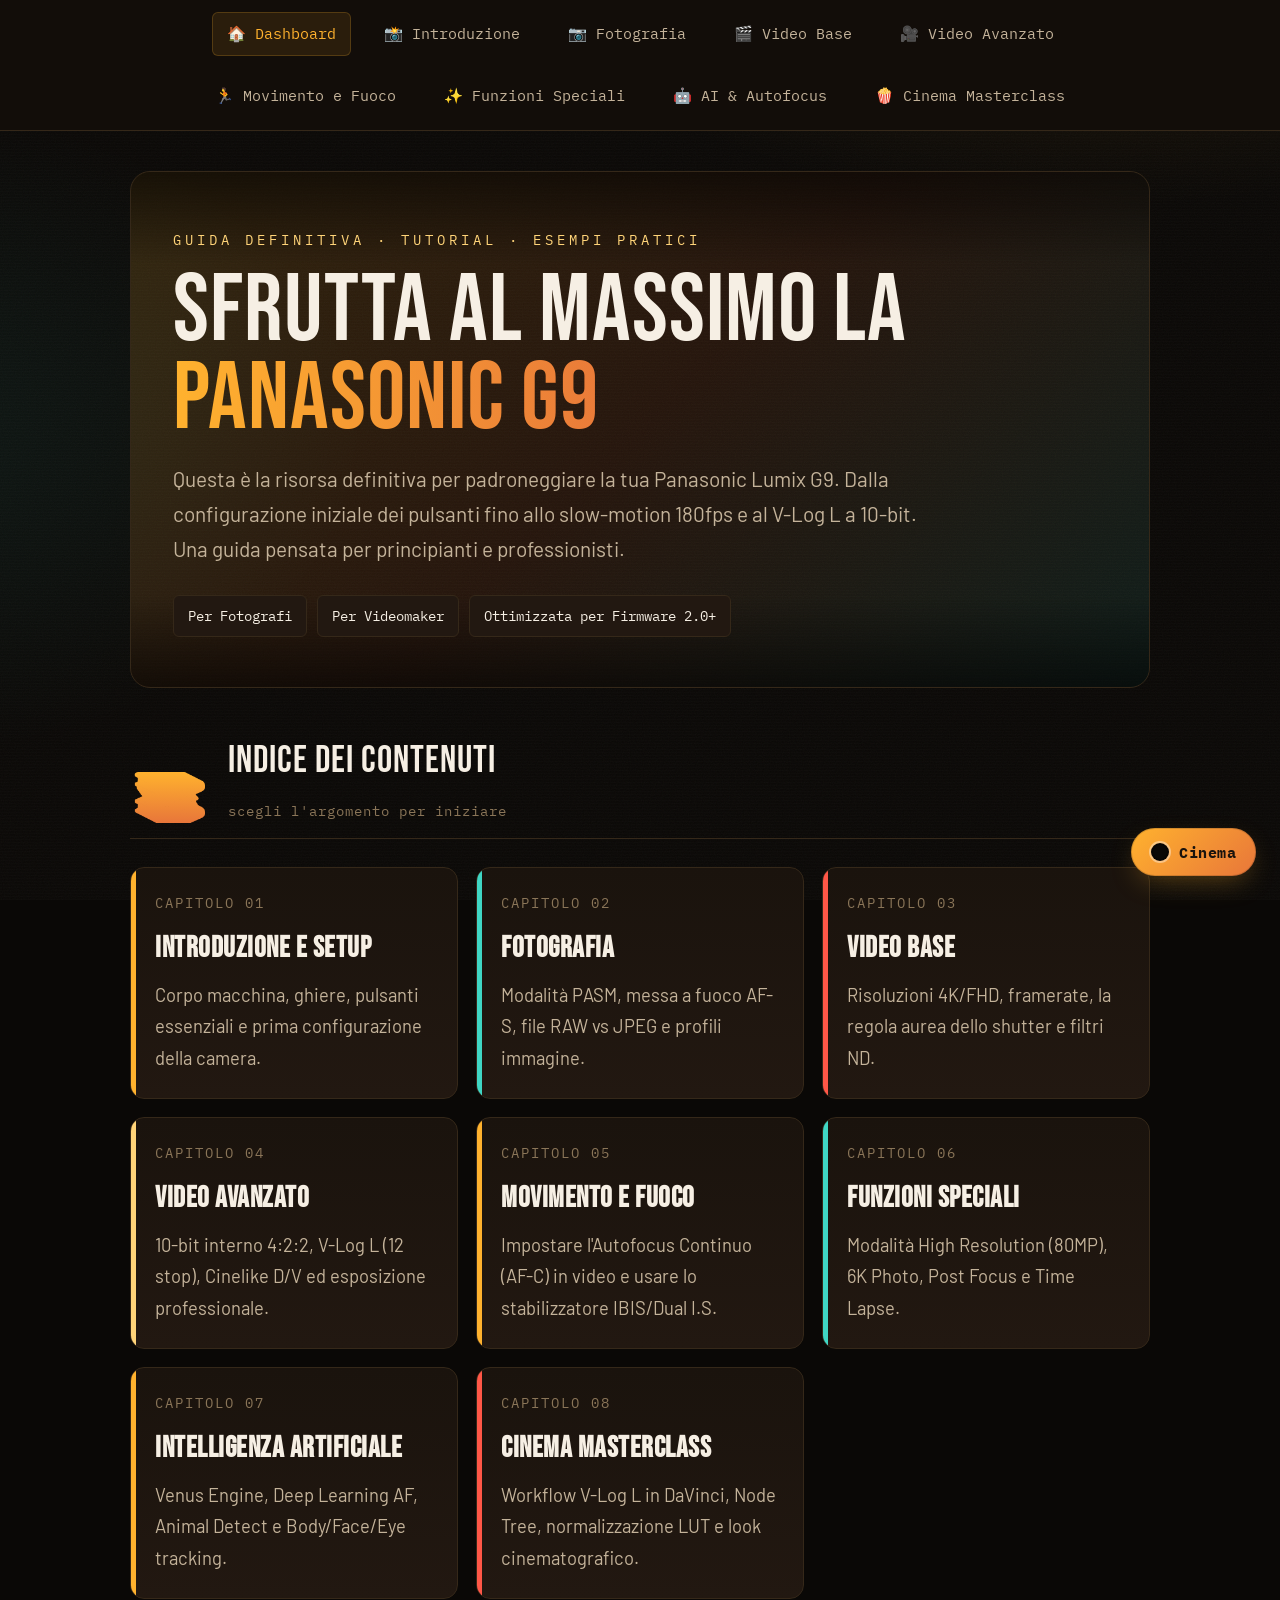
<file: index.html>
<!DOCTYPE html>
<html lang="it">
<head>
<meta charset="UTF-8">
<meta name="viewport" content="width=device-width, initial-scale=1.0">
<title>Manuale Completo Panasonic G9</title>
<link rel="preconnect" href="https://fonts.googleapis.com">
<link rel="preconnect" href="https://fonts.gstatic.com" crossorigin>
<link href="https://fonts.googleapis.com/css2?family=Bebas+Neue&family=Barlow:wght@300;400;500;600;700&family=IBM+Plex+Mono:wght@400;500;600&display=swap" rel="stylesheet">
<link rel="stylesheet" href="assets/style.css">
<script src="assets/script.js" defer></script>
</head>
<body>

<div class="global-nav">
  <div class="global-nav-inner">
    <a href="index.html">🏠 Dashboard</a>
    <a href="01-introduzione.html">📸 Introduzione</a>
    <a href="02-fotografia.html">📷 Fotografia</a>
    <a href="03-video-base.html">🎬 Video Base</a>
    <a href="04-video-avanzato.html">🎥 Video Avanzato</a>
    <a href="05-movimento-fuoco.html">🏃 Movimento e Fuoco</a>
    <a href="06-funzioni-speciali.html">✨ Funzioni Speciali</a>
    <a href="07-intelligenza-artificiale.html">🤖 AI & Autofocus</a>
    <a href="08-cinema-masterclass.html">🍿 Cinema Masterclass</a>
  </div>
</div>

<div class="wrap">
  <div class="hero">
    <div class="hero-bars"></div>
    <div class="hero-in">
      <div class="clap">Guida Definitiva · Tutorial · Esempi Pratici</div>
      <h1>Sfrutta al massimo la<span>Panasonic G9</span></h1>
      <p>Questa è la risorsa definitiva per padroneggiare la tua Panasonic Lumix G9. Dalla configurazione iniziale dei pulsanti fino allo slow-motion 180fps e al V-Log L a 10-bit. Una guida pensata per principianti e professionisti.</p>
      <div class="meta">
        <span class="chip">Per Fotografi</span>
        <span class="chip">Per Videomaker</span>
        <span class="chip">Ottimizzata per Firmware 2.0+</span>
      </div>
    </div>
  </div>

  <div class="sec-head" style="margin-top: 40px; margin-bottom: 20px;"><span class="sec-num">📚</span>
    <div><h2>Indice dei Contenuti</h2><span class="sub">scegli l'argomento per iniziare</span></div>
  </div>

  <div class="dash">
    <a class="tile amber" href="01-introduzione.html"><div class="ch">CAPITOLO 01</div><h4>Introduzione e Setup</h4><p>Corpo macchina, ghiere, pulsanti essenziali e prima configurazione della camera.</p></a>
    <a class="tile teal" href="02-fotografia.html"><div class="ch">CAPITOLO 02</div><h4>Fotografia</h4><p>Modalità PASM, messa a fuoco AF-S, file RAW vs JPEG e profili immagine.</p></a>
    <a class="tile crimson" href="03-video-base.html"><div class="ch">CAPITOLO 03</div><h4>Video Base</h4><p>Risoluzioni 4K/FHD, framerate, la regola aurea dello shutter e filtri ND.</p></a>
    <a class="tile gold" href="04-video-avanzato.html"><div class="ch">CAPITOLO 04</div><h4>Video Avanzato</h4><p>10-bit interno 4:2:2, V-Log L (12 stop), Cinelike D/V ed esposizione professionale.</p></a>
    <a class="tile amber" href="05-movimento-fuoco.html"><div class="ch">CAPITOLO 05</div><h4>Movimento e Fuoco</h4><p>Impostare l'Autofocus Continuo (AF-C) in video e usare lo stabilizzatore IBIS/Dual I.S.</p></a>
    <a class="tile teal" href="06-funzioni-speciali.html"><div class="ch">CAPITOLO 06</div><h4>Funzioni Speciali</h4><p>Modalità High Resolution (80MP), 6K Photo, Post Focus e Time Lapse.</p></a>
    <a class="tile neo" href="07-intelligenza-artificiale.html"><div class="ch">CAPITOLO 07</div><h4>Intelligenza Artificiale</h4><p>Venus Engine, Deep Learning AF, Animal Detect e Body/Face/Eye tracking.</p></a>
    <a class="tile crimson" href="08-cinema-masterclass.html"><div class="ch">CAPITOLO 08</div><h4>Cinema Masterclass</h4><p>Workflow V-Log L in DaVinci, Node Tree, normalizzazione LUT e look cinematografico.</p></a>
  </div>
</div>

<button id="themeBtn" aria-label="Cambia tema">
  <div class="swatch"></div>
  <span class="lbl-name">Cinema</span>
</button>

</body>
</html>
</file>
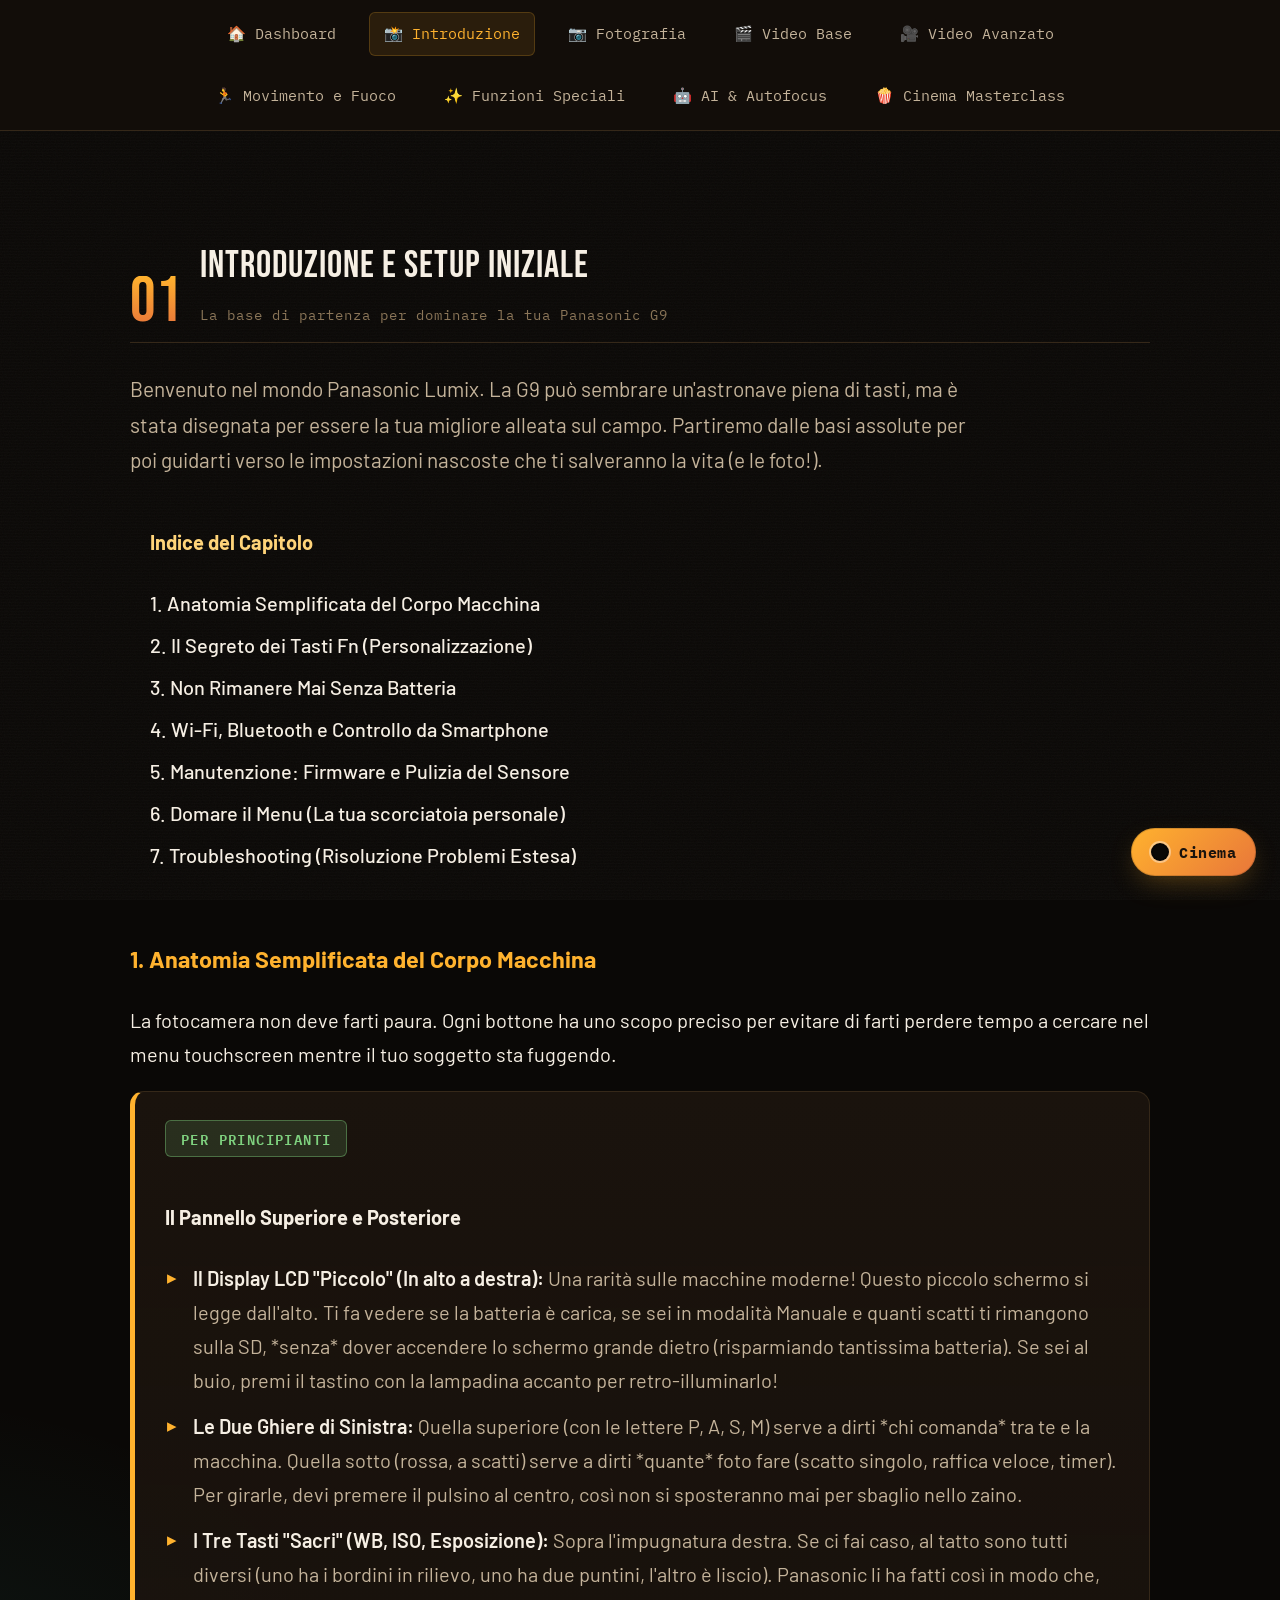
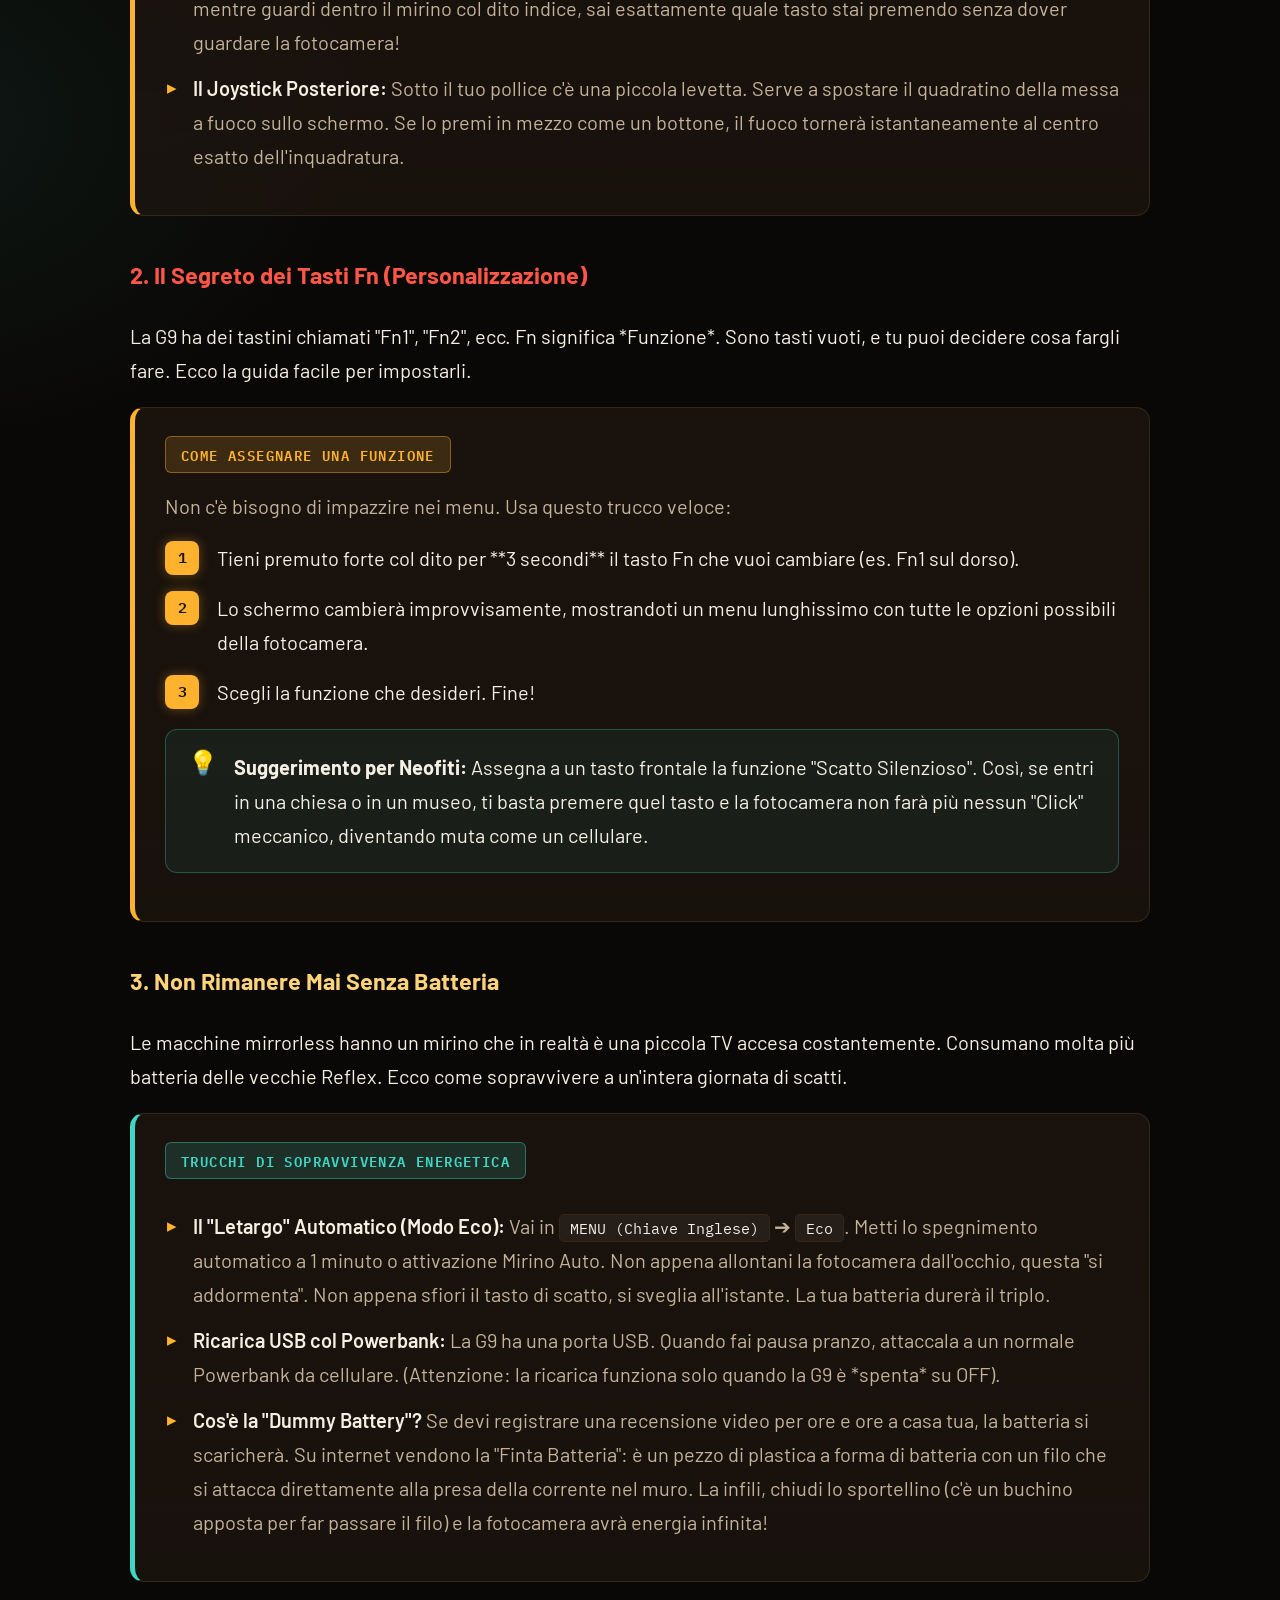
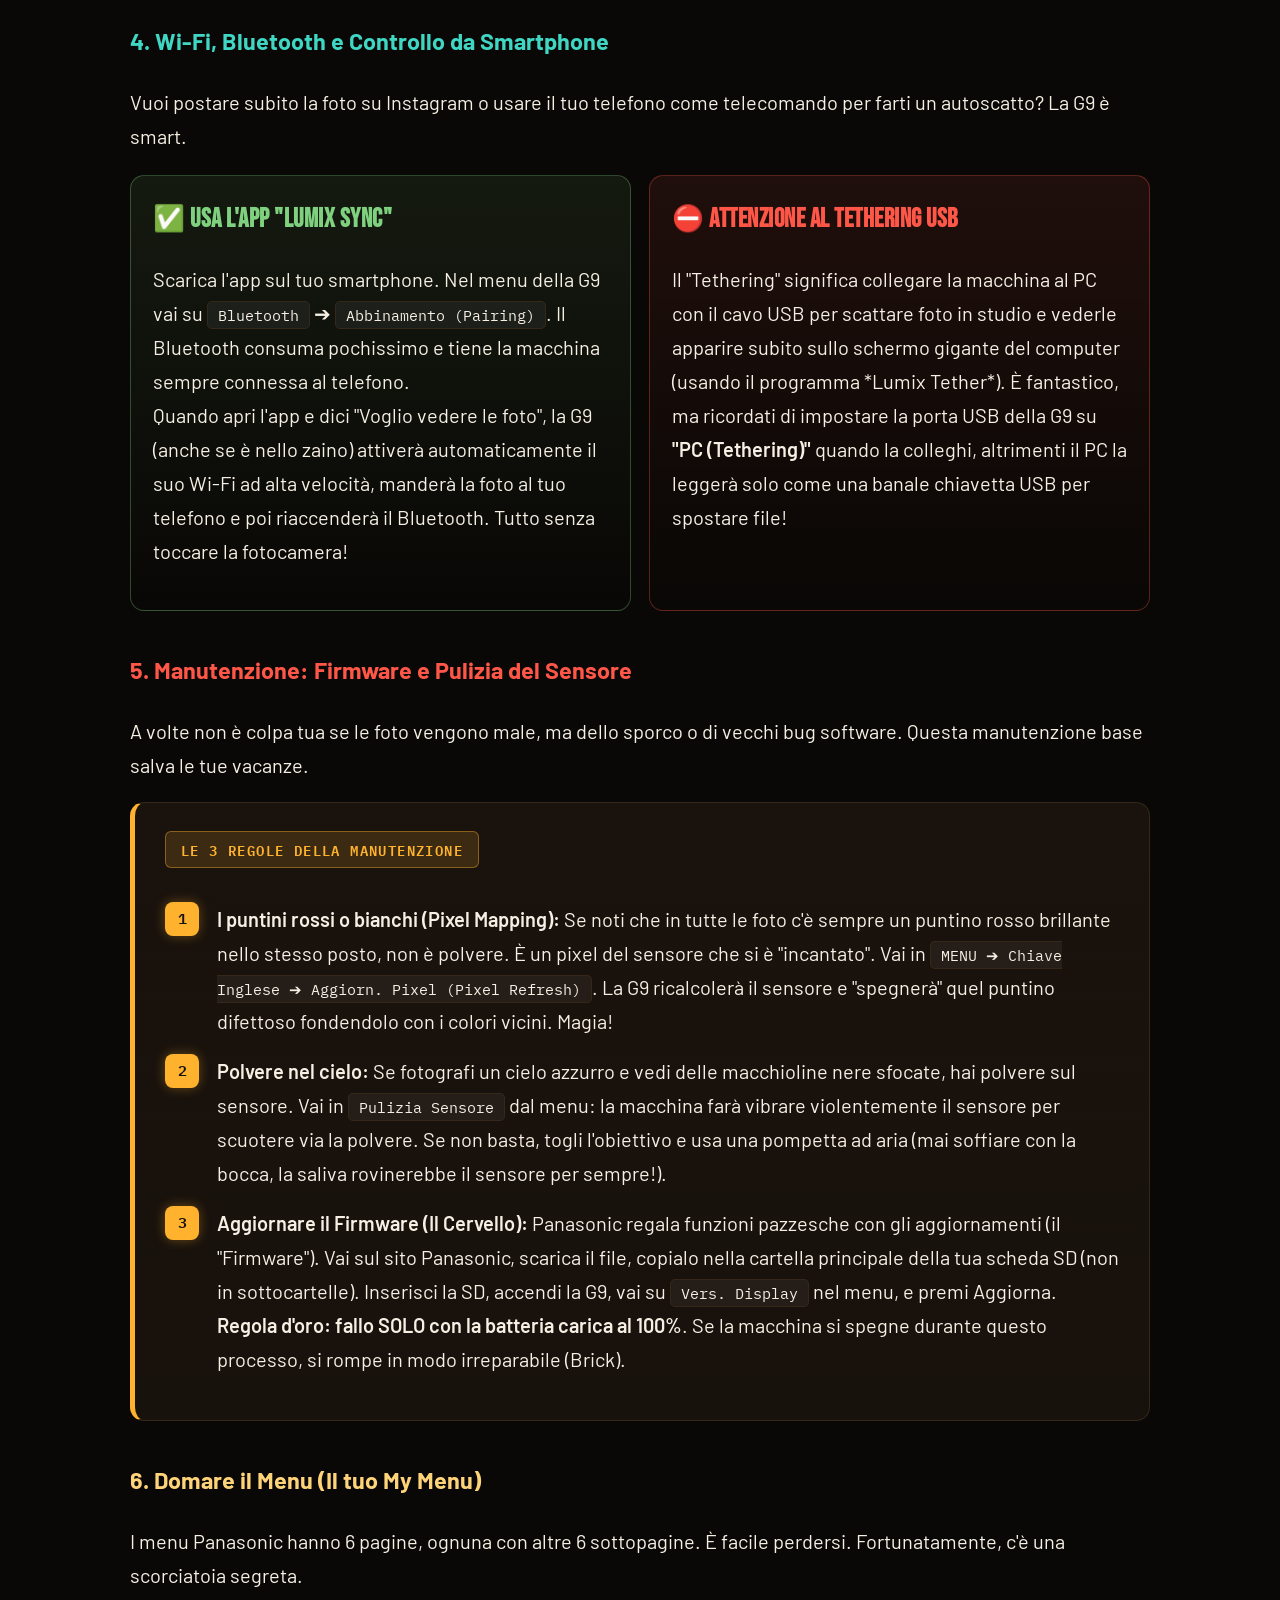
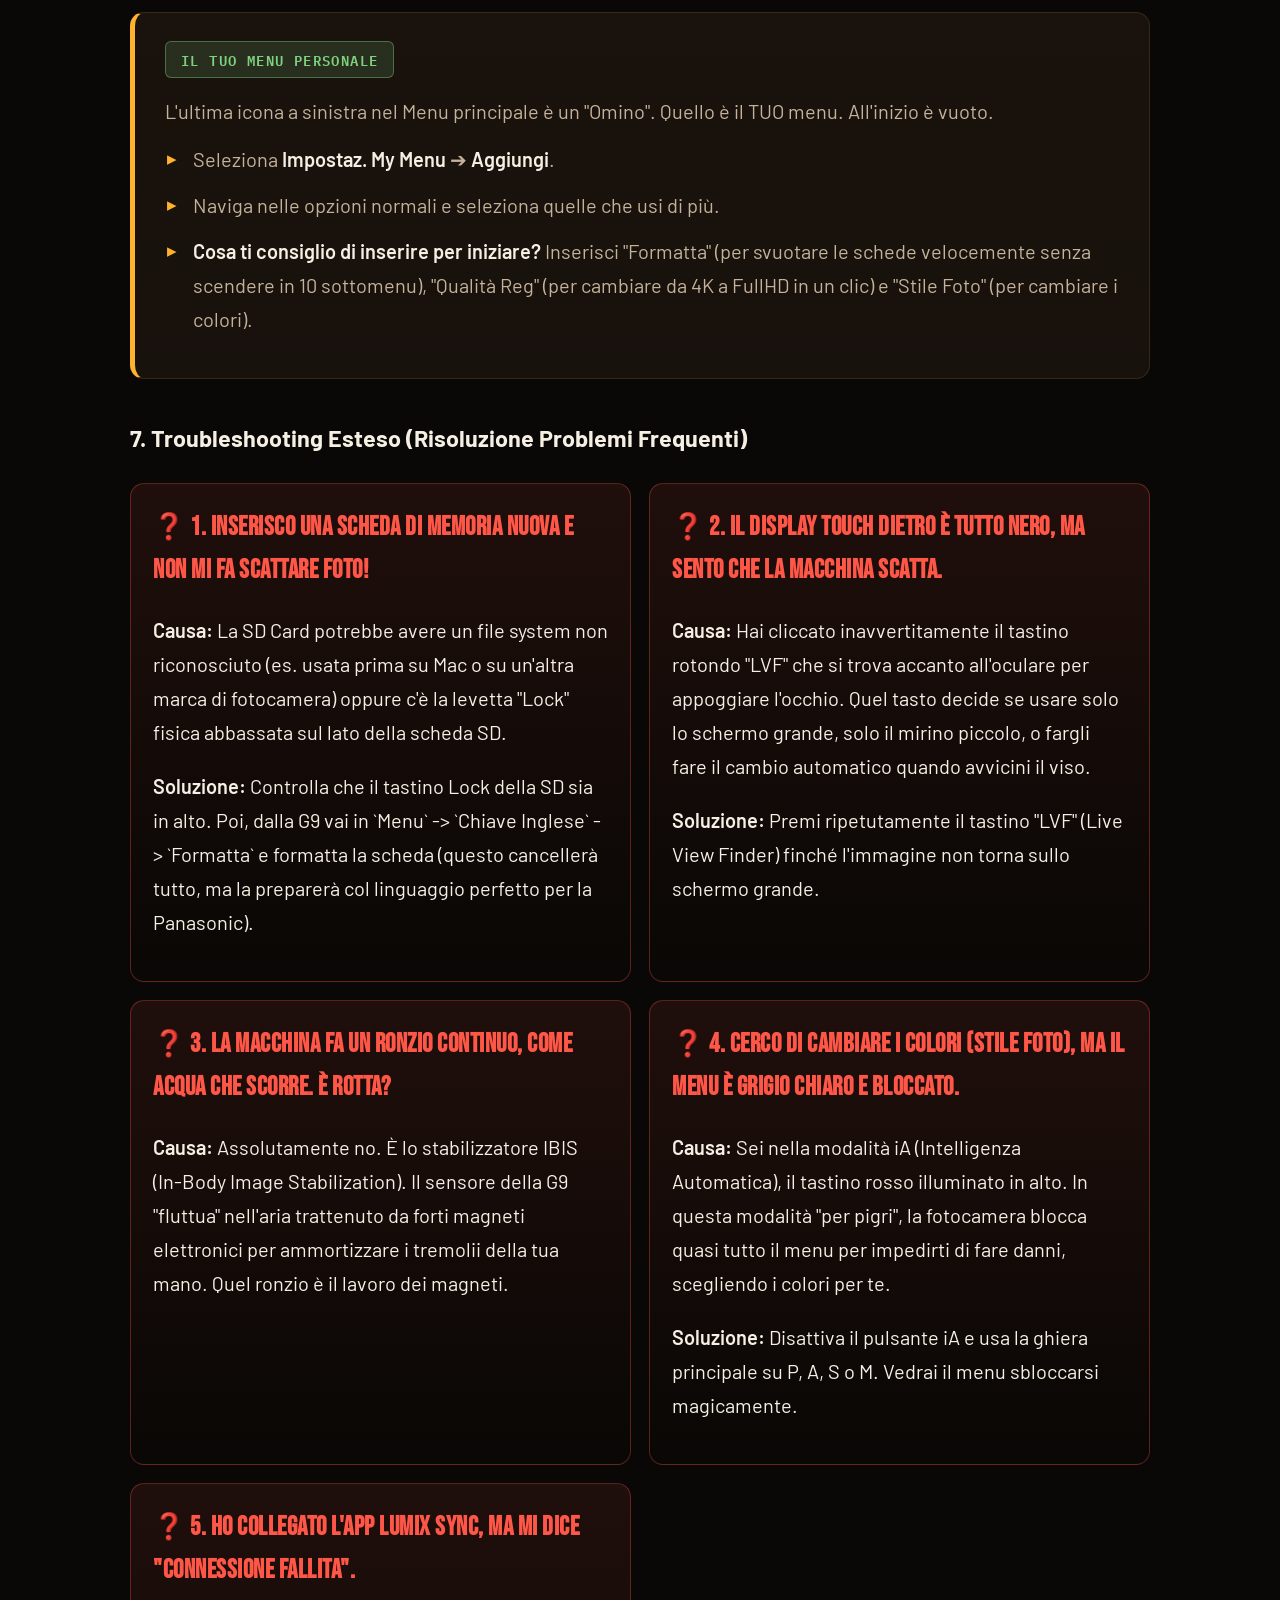
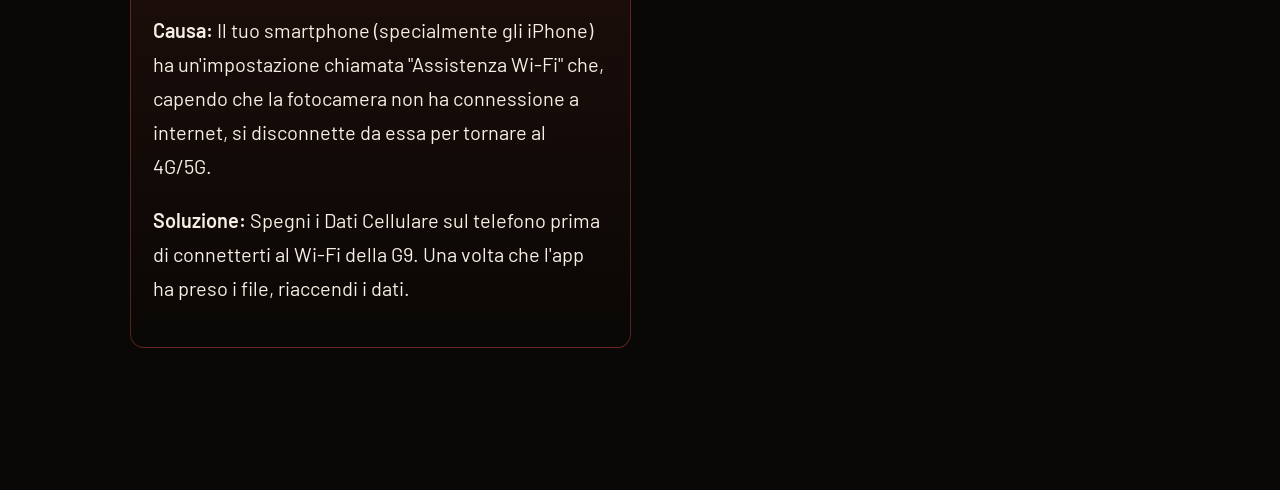
<file: 01-introduzione.html>
<!DOCTYPE html>
<html lang="it">
<head>
<meta charset="UTF-8">
<meta name="viewport" content="width=device-width, initial-scale=1.0">
<title>Introduzione e Setup - Panasonic G9 Ultimate Guide</title>
<link rel="preconnect" href="https://fonts.googleapis.com">
<link rel="preconnect" href="https://fonts.gstatic.com" crossorigin>
<link href="https://fonts.googleapis.com/css2?family=Bebas+Neue&family=Barlow:wght@300;400;500;600;700&family=IBM+Plex+Mono:wght@400;500;600&display=swap" rel="stylesheet">
<link rel="stylesheet" href="assets/style.css">
<script src="assets/script.js" defer></script>
<style>
  .toc { background: var(--bg-card); padding: 20px; border-radius: 12px; margin-bottom: 30px; border: 1px solid var(--border); }
  .toc h4 { margin-top: 0; color: var(--gold); }
  .toc ul { list-style: none; padding-left: 0; margin-bottom: 0; }
  .toc li { margin-bottom: 8px; }
  .toc a { color: var(--text); text-decoration: none; font-weight: 500; }
  .toc a:hover { color: var(--teal); }
</style>
</head>
<body>

<div class="global-nav">
  <div class="global-nav-inner">
    <a href="index.html">🏠 Dashboard</a>
    <a href="01-introduzione.html" class="active">📸 Introduzione</a>
    <a href="02-fotografia.html">📷 Fotografia</a>
    <a href="03-video-base.html">🎬 Video Base</a>
    <a href="04-video-avanzato.html">🎥 Video Avanzato</a>
    <a href="05-movimento-fuoco.html">🏃 Movimento e Fuoco</a>
    <a href="06-funzioni-speciali.html">✨ Funzioni Speciali</a>
    <a href="07-intelligenza-artificiale.html">🤖 AI & Autofocus</a>
    <a href="08-cinema-masterclass.html">🍿 Cinema Masterclass</a>
  </div>
</div>

<div class="wrap">
  <section id="intro" class="page-section">
    <div class="sec-head"><span class="sec-num">01</span>
      <div><h2>Introduzione e Setup Iniziale</h2><span class="sub">La base di partenza per dominare la tua Panasonic G9</span></div>
    </div>

    <p class="lead">Benvenuto nel mondo Panasonic Lumix. La G9 può sembrare un'astronave piena di tasti, ma è stata disegnata per essere la tua migliore alleata sul campo. Partiremo dalle basi assolute per poi guidarti verso le impostazioni nascoste che ti salveranno la vita (e le foto!).</p>

    <div class="toc">
      <h4>Indice del Capitolo</h4>
      <ul>
        <li><a href="#anatomia">1. Anatomia Semplificata del Corpo Macchina</a></li>
        <li><a href="#personalizzazione">2. Il Segreto dei Tasti Fn (Personalizzazione)</a></li>
        <li><a href="#batteria">3. Non Rimanere Mai Senza Batteria</a></li>
        <li><a href="#connettivita">4. Wi-Fi, Bluetooth e Controllo da Smartphone</a></li>
        <li><a href="#manutenzione">5. Manutenzione: Firmware e Pulizia del Sensore</a></li>
        <li><a href="#menu">6. Domare il Menu (La tua scorciatoia personale)</a></li>
        <li><a href="#troubleshooting">7. Troubleshooting (Risoluzione Problemi Estesa)</a></li>
      </ul>
    </div>

    <h3 id="anatomia" style="margin-top:40px; color:var(--amber);">1. Anatomia Semplificata del Corpo Macchina</h3>
    <p>La fotocamera non deve farti paura. Ogni bottone ha uno scopo preciso per evitare di farti perdere tempo a cercare nel menu touchscreen mentre il tuo soggetto sta fuggendo.</p>
    
    <div class="card neo">
      <span class="badge neo">Per Principianti</span>
      <h4>Il Pannello Superiore e Posteriore</h4>
      <ul class="dots">
        <li><strong>Il Display LCD "Piccolo" (In alto a destra):</strong> Una rarità sulle macchine moderne! Questo piccolo schermo si legge dall'alto. Ti fa vedere se la batteria è carica, se sei in modalità Manuale e quanti scatti ti rimangono sulla SD, *senza* dover accendere lo schermo grande dietro (risparmiando tantissima batteria). Se sei al buio, premi il tastino con la lampadina accanto per retro-illuminarlo!</li>
        <li><strong>Le Due Ghiere di Sinistra:</strong> Quella superiore (con le lettere P, A, S, M) serve a dirti *chi comanda* tra te e la macchina. Quella sotto (rossa, a scatti) serve a dirti *quante* foto fare (scatto singolo, raffica veloce, timer). Per girarle, devi premere il pulsino al centro, così non si sposteranno mai per sbaglio nello zaino.</li>
        <li><strong>I Tre Tasti "Sacri" (WB, ISO, Esposizione):</strong> Sopra l'impugnatura destra. Se ci fai caso, al tatto sono tutti diversi (uno ha i bordini in rilievo, uno ha due puntini, l'altro è liscio). Panasonic li ha fatti così in modo che, mentre guardi dentro il mirino col dito indice, sai esattamente quale tasto stai premendo senza dover guardare la fotocamera!</li>
        <li><strong>Il Joystick Posteriore:</strong> Sotto il tuo pollice c'è una piccola levetta. Serve a spostare il quadratino della messa a fuoco sullo schermo. Se lo premi in mezzo come un bottone, il fuoco tornerà istantaneamente al centro esatto dell'inquadratura.</li>
      </ul>
    </div>

    <h3 id="personalizzazione" style="margin-top:40px; color:var(--crimson);">2. Il Segreto dei Tasti Fn (Personalizzazione)</h3>
    <p>La G9 ha dei tastini chiamati "Fn1", "Fn2", ecc. Fn significa *Funzione*. Sono tasti vuoti, e tu puoi decidere cosa fargli fare. Ecco la guida facile per impostarli.</p>
    
    <div class="card amber">
      <span class="badge inter">Come assegnare una funzione</span>
      <p class="desc">Non c'è bisogno di impazzire nei menu. Usa questo trucco veloce:</p>
      <ol class="steps">
        <li>Tieni premuto forte col dito per **3 secondi** il tasto Fn che vuoi cambiare (es. Fn1 sul dorso).</li>
        <li>Lo schermo cambierà improvvisamente, mostrandoti un menu lunghissimo con tutte le opzioni possibili della fotocamera.</li>
        <li>Scegli la funzione che desideri. Fine!</li>
      </ol>
      <div class="callout info"><span class="ic">💡</span><div><b>Suggerimento per Neofiti:</b> Assegna a un tasto frontale la funzione "Scatto Silenzioso". Così, se entri in una chiesa o in un museo, ti basta premere quel tasto e la fotocamera non farà più nessun "Click" meccanico, diventando muta come un cellulare.</div></div>
    </div>

    <h3 id="batteria" style="margin-top:40px; color:var(--gold);">3. Non Rimanere Mai Senza Batteria</h3>
    <p>Le macchine mirrorless hanno un mirino che in realtà è una piccola TV accesa costantemente. Consumano molta più batteria delle vecchie Reflex. Ecco come sopravvivere a un'intera giornata di scatti.</p>
    
    <div class="card teal">
      <span class="badge all">Trucchi di Sopravvivenza Energetica</span>
      <ul class="dots">
        <li><strong>Il "Letargo" Automatico (Modo Eco):</strong> Vai in <span class="km">MENU (Chiave Inglese)</span> ➔ <span class="km">Eco</span>. Metti lo spegnimento automatico a 1 minuto o attivazione Mirino Auto. Non appena allontani la fotocamera dall'occhio, questa "si addormenta". Non appena sfiori il tasto di scatto, si sveglia all'istante. La tua batteria durerà il triplo.</li>
        <li><strong>Ricarica USB col Powerbank:</strong> La G9 ha una porta USB. Quando fai pausa pranzo, attaccala a un normale Powerbank da cellulare. (Attenzione: la ricarica funziona solo quando la G9 è *spenta* su OFF).</li>
        <li><strong>Cos'è la "Dummy Battery"?</strong> Se devi registrare una recensione video per ore e ore a casa tua, la batteria si scaricherà. Su internet vendono la "Finta Batteria": è un pezzo di plastica a forma di batteria con un filo che si attacca direttamente alla presa della corrente nel muro. La infili, chiudi lo sportellino (c'è un buchino apposta per far passare il filo) e la fotocamera avrà energia infinita!</li>
      </ul>
    </div>

    <h3 id="connettivita" style="margin-top:40px; color:var(--teal);">4. Wi-Fi, Bluetooth e Controllo da Smartphone</h3>
    <p>Vuoi postare subito la foto su Instagram o usare il tuo telefono come telecomando per farti un autoscatto? La G9 è smart.</p>

    <div class="dd">
      <div class="col do">
        <h5>✅ Usa l'App "Lumix Sync"</h5>
        <p>Scarica l'app sul tuo smartphone. Nel menu della G9 vai su <span class="km">Bluetooth</span> ➔ <span class="km">Abbinamento (Pairing)</span>. Il Bluetooth consuma pochissimo e tiene la macchina sempre connessa al telefono. 
        <br>Quando apri l'app e dici "Voglio vedere le foto", la G9 (anche se è nello zaino) attiverà automaticamente il suo Wi-Fi ad alta velocità, manderà la foto al tuo telefono e poi riaccenderà il Bluetooth. Tutto senza toccare la fotocamera!</p>
      </div>
      <div class="col dont">
        <h5>⛔ Attenzione al Tethering USB</h5>
        <p>Il "Tethering" significa collegare la macchina al PC con il cavo USB per scattare foto in studio e vederle apparire subito sullo schermo gigante del computer (usando il programma *Lumix Tether*). È fantastico, ma ricordati di impostare la porta USB della G9 su <strong>"PC (Tethering)"</strong> quando la colleghi, altrimenti il PC la leggerà solo come una banale chiavetta USB per spostare file!</p>
      </div>
    </div>

    <h3 id="manutenzione" style="margin-top:40px; color:var(--crimson);">5. Manutenzione: Firmware e Pulizia del Sensore</h3>
    <p>A volte non è colpa tua se le foto vengono male, ma dello sporco o di vecchi bug software. Questa manutenzione base salva le tue vacanze.</p>

    <div class="card neo">
      <span class="badge inter">Le 3 regole della Manutenzione</span>
      <ol class="steps">
        <li><strong>I puntini rossi o bianchi (Pixel Mapping):</strong> Se noti che in tutte le foto c'è sempre un puntino rosso brillante nello stesso posto, non è polvere. È un pixel del sensore che si è "incantato". Vai in <span class="km">MENU ➔ Chiave Inglese ➔ Aggiorn. Pixel (Pixel Refresh)</span>. La G9 ricalcolerà il sensore e "spegnerà" quel puntino difettoso fondendolo con i colori vicini. Magia!</li>
        <li><strong>Polvere nel cielo:</strong> Se fotografi un cielo azzurro e vedi delle macchioline nere sfocate, hai polvere sul sensore. Vai in <span class="km">Pulizia Sensore</span> dal menu: la macchina farà vibrare violentemente il sensore per scuotere via la polvere. Se non basta, togli l'obiettivo e usa una pompetta ad aria (mai soffiare con la bocca, la saliva rovinerebbe il sensore per sempre!).</li>
        <li><strong>Aggiornare il Firmware (Il Cervello):</strong> Panasonic regala funzioni pazzesche con gli aggiornamenti (il "Firmware"). Vai sul sito Panasonic, scarica il file, copialo nella cartella principale della tua scheda SD (non in sottocartelle). Inserisci la SD, accendi la G9, vai su <span class="km">Vers. Display</span> nel menu, e premi Aggiorna. <strong>Regola d'oro: fallo SOLO con la batteria carica al 100%</strong>. Se la macchina si spegne durante questo processo, si rompe in modo irreparabile (Brick).</li>
      </ol>
    </div>

    <h3 id="menu" style="margin-top:40px; color:var(--gold);">6. Domare il Menu (Il tuo My Menu)</h3>
    <p>I menu Panasonic hanno 6 pagine, ognuna con altre 6 sottopagine. È facile perdersi. Fortunatamente, c'è una scorciatoia segreta.</p>

    <div class="card amber">
      <span class="badge neo">Il Tuo Menu Personale</span>
      <p class="desc">L'ultima icona a sinistra nel Menu principale è un "Omino". Quello è il TUO menu. All'inizio è vuoto.</p>
      <ul class="dots">
        <li>Seleziona <strong>Impostaz. My Menu</strong> ➔ <strong>Aggiungi</strong>.</li>
        <li>Naviga nelle opzioni normali e seleziona quelle che usi di più.</li>
        <li><strong>Cosa ti consiglio di inserire per iniziare?</strong> Inserisci "Formatta" (per svuotare le schede velocemente senza scendere in 10 sottomenu), "Qualità Reg" (per cambiare da 4K a FullHD in un clic) e "Stile Foto" (per cambiare i colori).</li>
      </ul>
    </div>

    <h3 id="troubleshooting" style="margin-top:40px; color:var(--ink);">7. Troubleshooting Esteso (Risoluzione Problemi Frequenti)</h3>
    <div class="dd">
      <div class="col dont">
        <h5>❓ 1. Inserisco una scheda di memoria nuova e non mi fa scattare foto!</h5>
        <p><strong>Causa:</strong> La SD Card potrebbe avere un file system non riconosciuto (es. usata prima su Mac o su un'altra marca di fotocamera) oppure c'è la levetta "Lock" fisica abbassata sul lato della scheda SD.</p>
        <p><strong>Soluzione:</strong> Controlla che il tastino Lock della SD sia in alto. Poi, dalla G9 vai in `Menu` -> `Chiave Inglese` -> `Formatta` e formatta la scheda (questo cancellerà tutto, ma la preparerà col linguaggio perfetto per la Panasonic).</p>
      </div>
      <div class="col dont">
        <h5>❓ 2. Il display touch dietro è tutto nero, ma sento che la macchina scatta.</h5>
        <p><strong>Causa:</strong> Hai cliccato inavvertitamente il tastino rotondo "LVF" che si trova accanto all'oculare per appoggiare l'occhio. Quel tasto decide se usare solo lo schermo grande, solo il mirino piccolo, o fargli fare il cambio automatico quando avvicini il viso.</p>
        <p><strong>Soluzione:</strong> Premi ripetutamente il tastino "LVF" (Live View Finder) finché l'immagine non torna sullo schermo grande.</p>
      </div>
      <div class="col dont">
        <h5>❓ 3. La macchina fa un ronzio continuo, come acqua che scorre. È rotta?</h5>
        <p><strong>Causa:</strong> Assolutamente no. È lo stabilizzatore IBIS (In-Body Image Stabilization). Il sensore della G9 "fluttua" nell'aria trattenuto da forti magneti elettronici per ammortizzare i tremolii della tua mano. Quel ronzio è il lavoro dei magneti.</p>
      </div>
      <div class="col dont">
        <h5>❓ 4. Cerco di cambiare i Colori (Stile Foto), ma il menu è grigio chiaro e bloccato.</h5>
        <p><strong>Causa:</strong> Sei nella modalità iA (Intelligenza Automatica), il tastino rosso illuminato in alto. In questa modalità "per pigri", la fotocamera blocca quasi tutto il menu per impedirti di fare danni, scegliendo i colori per te.</p>
        <p><strong>Soluzione:</strong> Disattiva il pulsante iA e usa la ghiera principale su P, A, S o M. Vedrai il menu sbloccarsi magicamente.</p>
      </div>
      <div class="col dont">
        <h5>❓ 5. Ho collegato l'app Lumix Sync, ma mi dice "Connessione Fallita".</h5>
        <p><strong>Causa:</strong> Il tuo smartphone (specialmente gli iPhone) ha un'impostazione chiamata "Assistenza Wi-Fi" che, capendo che la fotocamera non ha connessione a internet, si disconnette da essa per tornare al 4G/5G.</p>
        <p><strong>Soluzione:</strong> Spegni i Dati Cellulare sul telefono prima di connetterti al Wi-Fi della G9. Una volta che l'app ha preso i file, riaccendi i dati.</p>
      </div>
    </div>

  </section>
</div>

<button id="themeBtn" aria-label="Cambia tema">
  <div class="swatch"></div>
  <span class="lbl-name">Cinema</span>
</button>

</body>
</html>
</file>
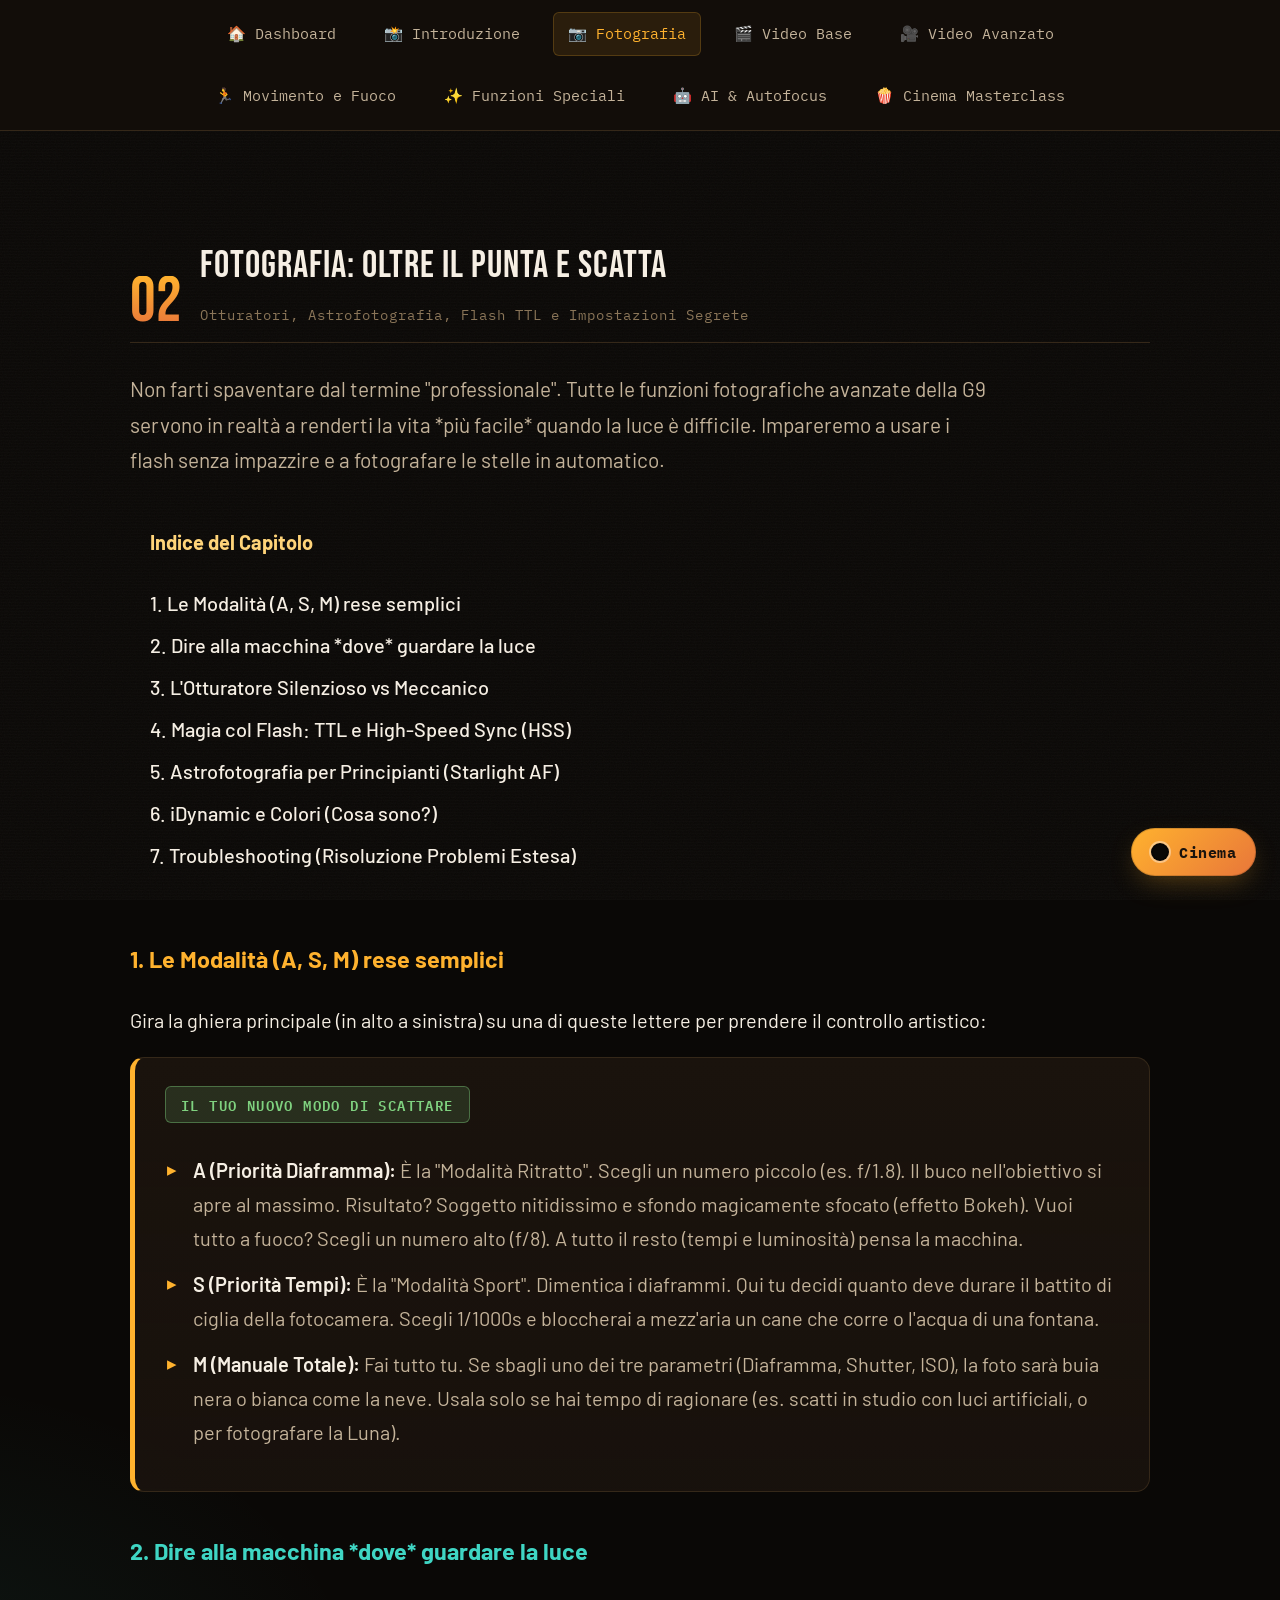
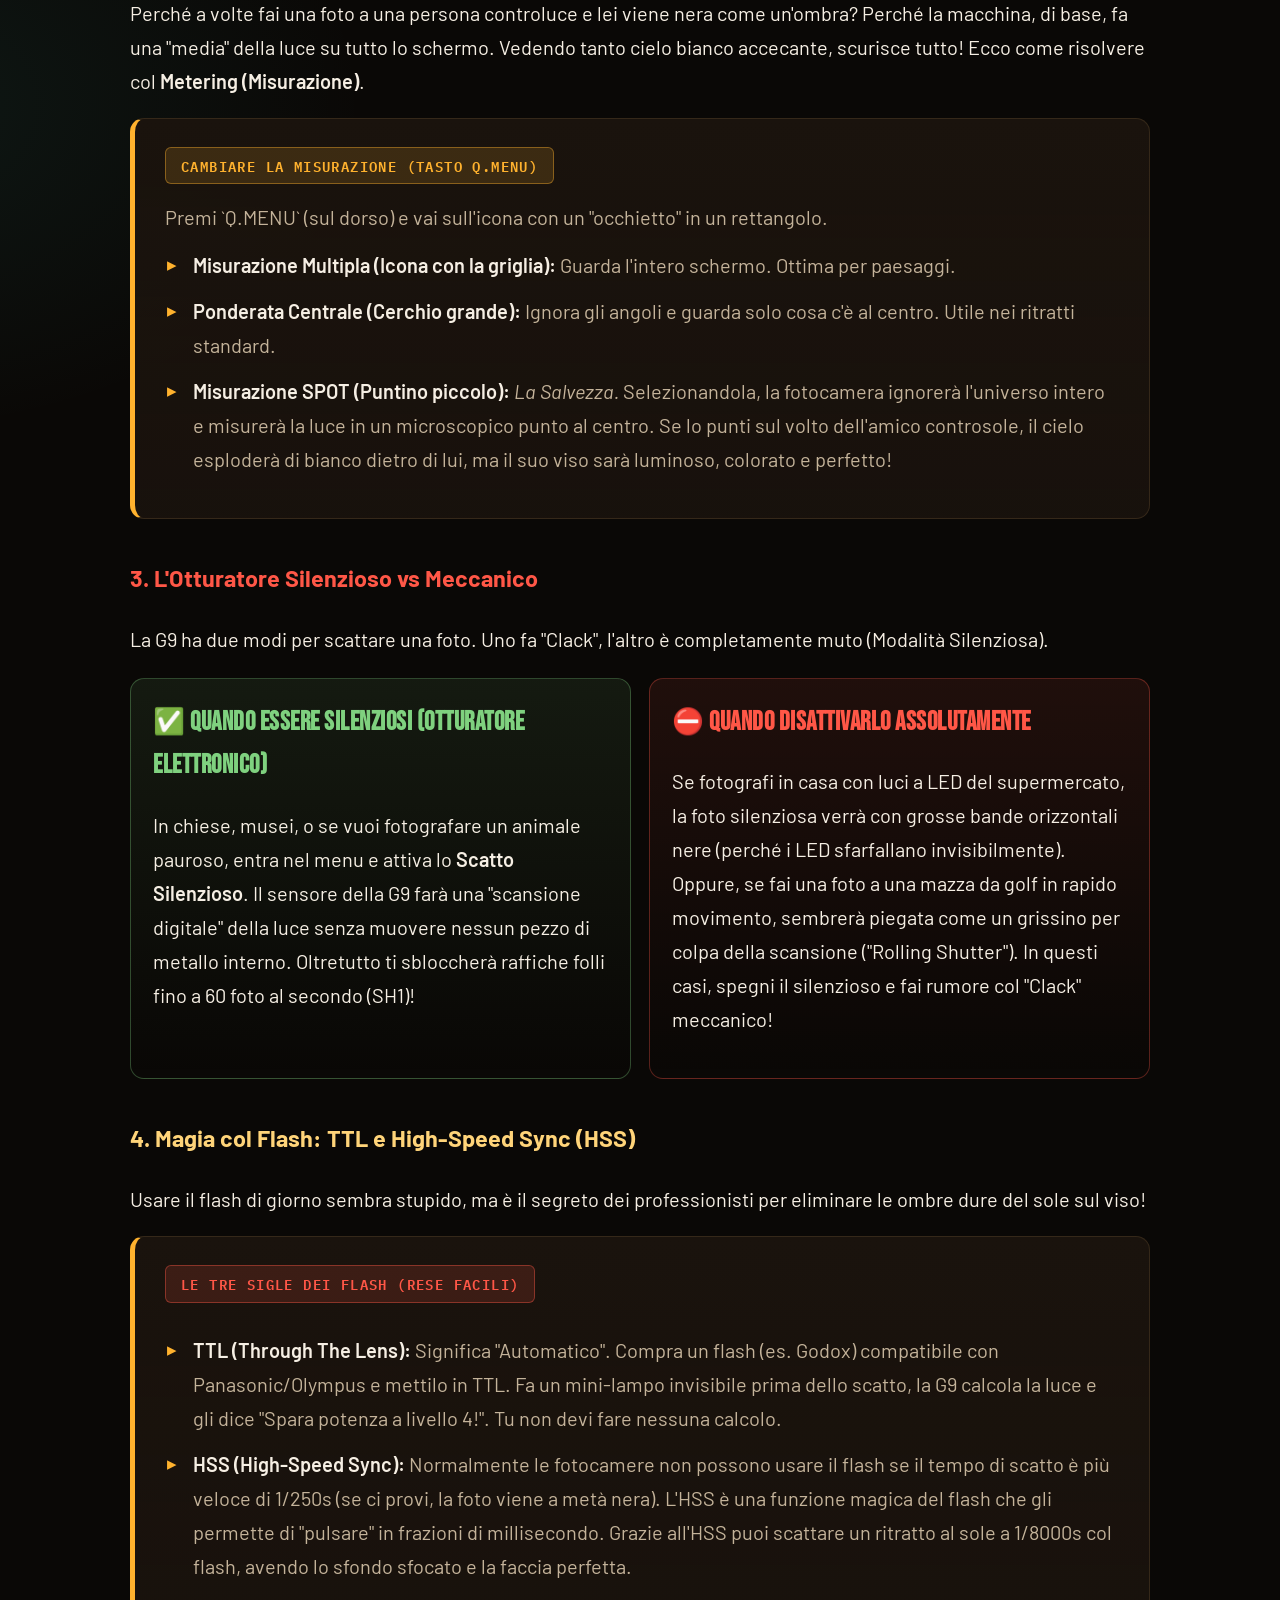
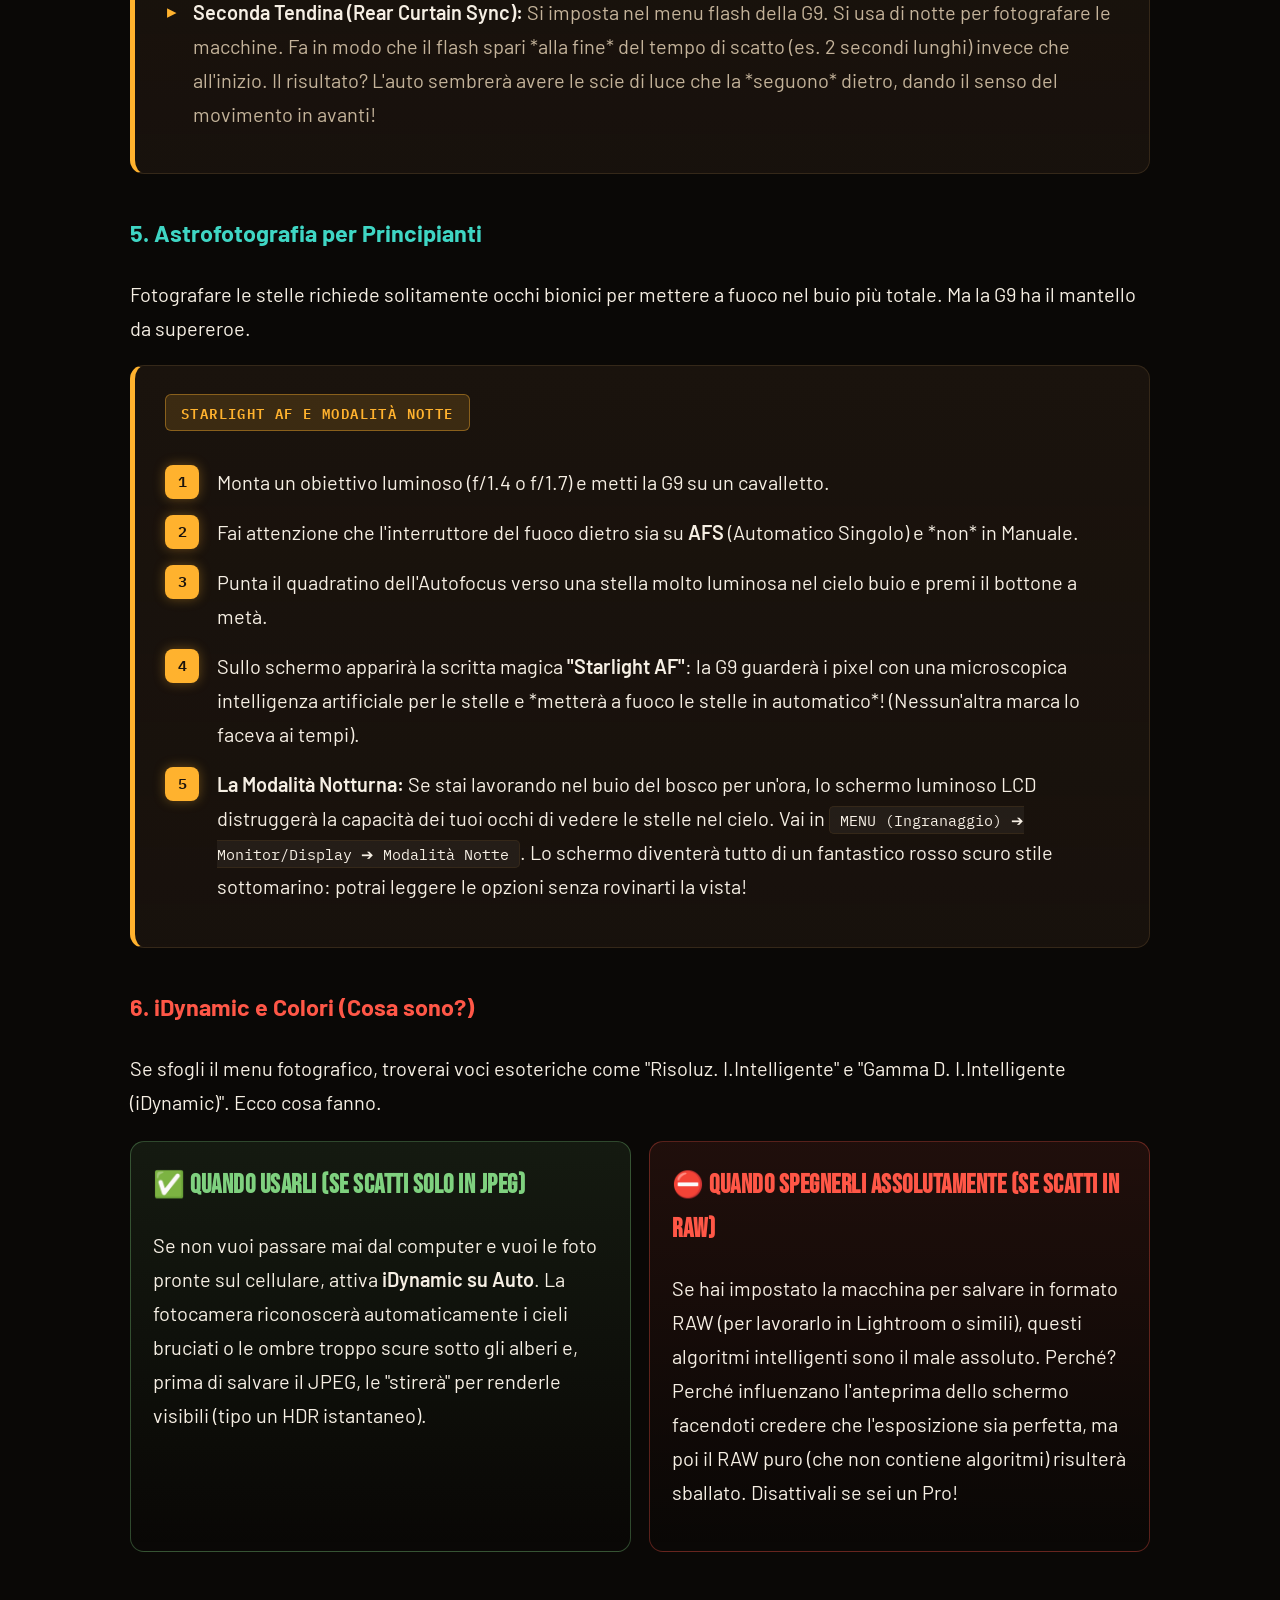
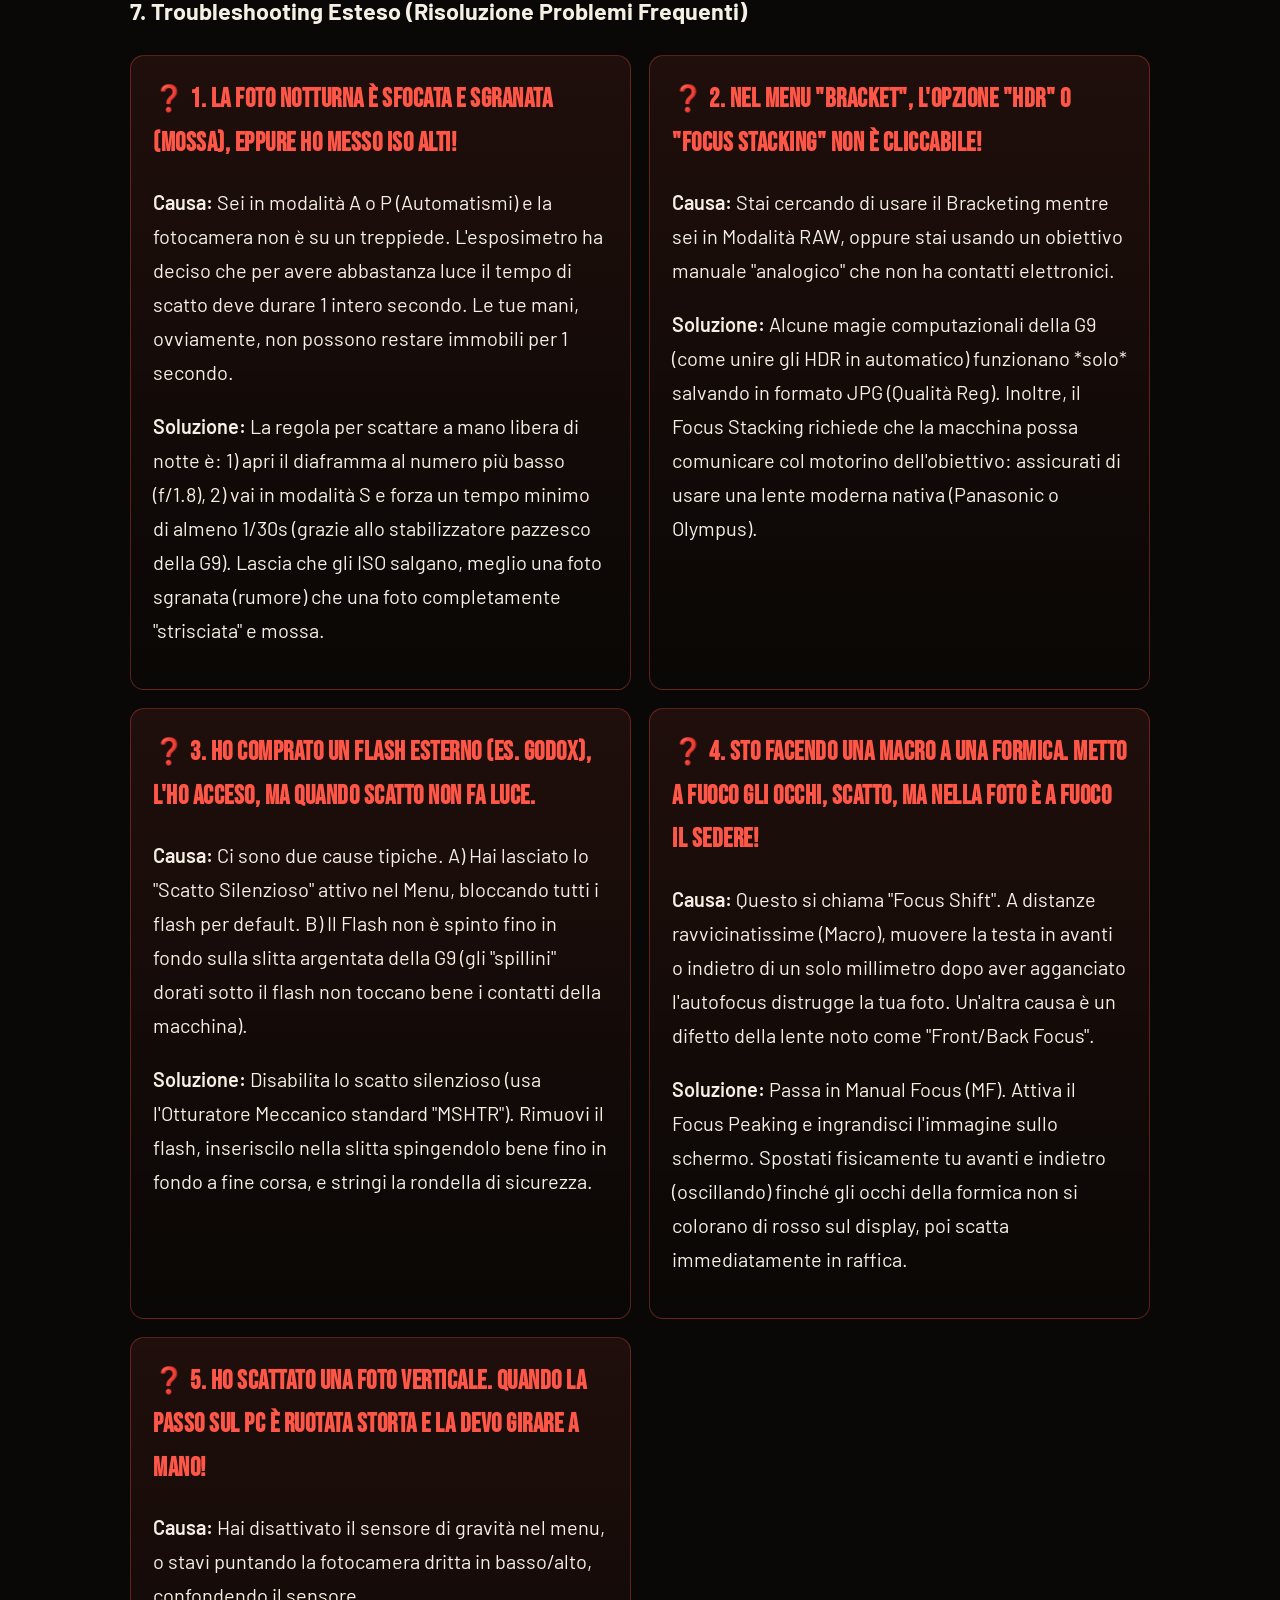
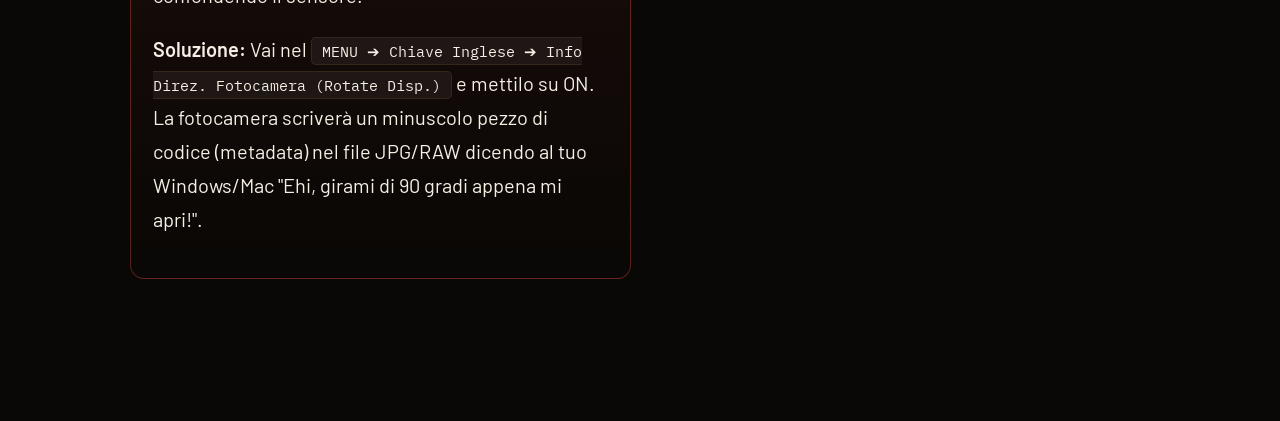
<file: 02-fotografia.html>
<!DOCTYPE html>
<html lang="it">
<head>
<meta charset="UTF-8">
<meta name="viewport" content="width=device-width, initial-scale=1.0">
<title>Fotografia - Panasonic G9 Ultimate Guide</title>
<link rel="preconnect" href="https://fonts.googleapis.com">
<link rel="preconnect" href="https://fonts.gstatic.com" crossorigin>
<link href="https://fonts.googleapis.com/css2?family=Bebas+Neue&family=Barlow:wght@300;400;500;600;700&family=IBM+Plex+Mono:wght@400;500;600&display=swap" rel="stylesheet">
<link rel="stylesheet" href="assets/style.css">
<script src="assets/script.js" defer></script>
<style>
  .toc { background: var(--bg-card); padding: 20px; border-radius: 12px; margin-bottom: 30px; border: 1px solid var(--border); }
  .toc h4 { margin-top: 0; color: var(--gold); }
  .toc ul { list-style: none; padding-left: 0; margin-bottom: 0; }
  .toc li { margin-bottom: 8px; }
  .toc a { color: var(--text); text-decoration: none; font-weight: 500; }
  .toc a:hover { color: var(--teal); }
</style>
</head>
<body>

<div class="global-nav">
  <div class="global-nav-inner">
    <a href="index.html">🏠 Dashboard</a>
    <a href="01-introduzione.html">📸 Introduzione</a>
    <a href="02-fotografia.html" class="active">📷 Fotografia</a>
    <a href="03-video-base.html">🎬 Video Base</a>
    <a href="04-video-avanzato.html">🎥 Video Avanzato</a>
    <a href="05-movimento-fuoco.html">🏃 Movimento e Fuoco</a>
    <a href="06-funzioni-speciali.html">✨ Funzioni Speciali</a>
    <a href="07-intelligenza-artificiale.html">🤖 AI & Autofocus</a>
    <a href="08-cinema-masterclass.html">🍿 Cinema Masterclass</a>
  </div>
</div>

<div class="wrap">
  <section id="fotografia" class="page-section">
    <div class="sec-head"><span class="sec-num">02</span>
      <div><h2>Fotografia: Oltre il Punta e Scatta</h2><span class="sub">Otturatori, Astrofotografia, Flash TTL e Impostazioni Segrete</span></div>
    </div>

    <p class="lead">Non farti spaventare dal termine "professionale". Tutte le funzioni fotografiche avanzate della G9 servono in realtà a renderti la vita *più facile* quando la luce è difficile. Impareremo a usare i flash senza impazzire e a fotografare le stelle in automatico.</p>

    <div class="toc">
      <h4>Indice del Capitolo</h4>
      <ul>
        <li><a href="#modalita">1. Le Modalità (A, S, M) rese semplici</a></li>
        <li><a href="#esposimetro">2. Dire alla macchina *dove* guardare la luce</a></li>
        <li><a href="#shutter">3. L'Otturatore Silenzioso vs Meccanico</a></li>
        <li><a href="#flash">4. Magia col Flash: TTL e High-Speed Sync (HSS)</a></li>
        <li><a href="#astro">5. Astrofotografia per Principianti (Starlight AF)</a></li>
        <li><a href="#algoritmi">6. iDynamic e Colori (Cosa sono?)</a></li>
        <li><a href="#troubleshooting">7. Troubleshooting (Risoluzione Problemi Estesa)</a></li>
      </ul>
    </div>

    <h3 id="modalita" style="margin-top:40px; color:var(--amber);">1. Le Modalità (A, S, M) rese semplici</h3>
    <p>Gira la ghiera principale (in alto a sinistra) su una di queste lettere per prendere il controllo artistico:</p>
    
    <div class="card neo">
      <span class="badge neo">Il tuo nuovo modo di scattare</span>
      <ul class="dots">
        <li><strong>A (Priorità Diaframma):</strong> È la "Modalità Ritratto". Scegli un numero piccolo (es. f/1.8). Il buco nell'obiettivo si apre al massimo. Risultato? Soggetto nitidissimo e sfondo magicamente sfocato (effetto Bokeh). Vuoi tutto a fuoco? Scegli un numero alto (f/8). A tutto il resto (tempi e luminosità) pensa la macchina.</li>
        <li><strong>S (Priorità Tempi):</strong> È la "Modalità Sport". Dimentica i diaframmi. Qui tu decidi quanto deve durare il battito di ciglia della fotocamera. Scegli 1/1000s e bloccherai a mezz'aria un cane che corre o l'acqua di una fontana.</li>
        <li><strong>M (Manuale Totale):</strong> Fai tutto tu. Se sbagli uno dei tre parametri (Diaframma, Shutter, ISO), la foto sarà buia nera o bianca come la neve. Usala solo se hai tempo di ragionare (es. scatti in studio con luci artificiali, o per fotografare la Luna).</li>
      </ul>
    </div>

    <h3 id="esposimetro" style="margin-top:40px; color:var(--teal);">2. Dire alla macchina *dove* guardare la luce</h3>
    <p>Perché a volte fai una foto a una persona controluce e lei viene nera come un'ombra? Perché la macchina, di base, fa una "media" della luce su tutto lo schermo. Vedendo tanto cielo bianco accecante, scurisce tutto! Ecco come risolvere col <strong>Metering (Misurazione)</strong>.</p>
    
    <div class="card amber">
      <span class="badge inter">Cambiare la misurazione (Tasto Q.MENU)</span>
      <p class="desc">Premi `Q.MENU` (sul dorso) e vai sull'icona con un "occhietto" in un rettangolo.</p>
      <ul class="dots">
        <li><strong>Misurazione Multipla (Icona con la griglia):</strong> Guarda l'intero schermo. Ottima per paesaggi.</li>
        <li><strong>Ponderata Centrale (Cerchio grande):</strong> Ignora gli angoli e guarda solo cosa c'è al centro. Utile nei ritratti standard.</li>
        <li><strong>Misurazione SPOT (Puntino piccolo):</strong> <em>La Salvezza.</em> Selezionandola, la fotocamera ignorerà l'universo intero e misurerà la luce in un microscopico punto al centro. Se lo punti sul volto dell'amico controsole, il cielo esploderà di bianco dietro di lui, ma il suo viso sarà luminoso, colorato e perfetto!</li>
      </ul>
    </div>

    <h3 id="shutter" style="margin-top:40px; color:var(--crimson);">3. L'Otturatore Silenzioso vs Meccanico</h3>
    <p>La G9 ha due modi per scattare una foto. Uno fa "Clack", l'altro è completamente muto (Modalità Silenziosa).</p>
    
    <div class="dd">
      <div class="col do">
        <h5>✅ Quando essere silenziosi (Otturatore Elettronico)</h5>
        <p>In chiese, musei, o se vuoi fotografare un animale pauroso, entra nel menu e attiva lo <strong>Scatto Silenzioso</strong>. Il sensore della G9 farà una "scansione digitale" della luce senza muovere nessun pezzo di metallo interno. Oltretutto ti sbloccherà raffiche folli fino a 60 foto al secondo (SH1)!</p>
      </div>
      <div class="col dont">
        <h5>⛔ Quando disattivarlo ASSOLUTAMENTE</h5>
        <p>Se fotografi in casa con luci a LED del supermercato, la foto silenziosa verrà con grosse bande orizzontali nere (perché i LED sfarfallano invisibilmente). Oppure, se fai una foto a una mazza da golf in rapido movimento, sembrerà piegata come un grissino per colpa della scansione ("Rolling Shutter"). In questi casi, spegni il silenzioso e fai rumore col "Clack" meccanico!</p>
      </div>
    </div>

    <h3 id="flash" style="margin-top:40px; color:var(--gold);">4. Magia col Flash: TTL e High-Speed Sync (HSS)</h3>
    <p>Usare il flash di giorno sembra stupido, ma è il segreto dei professionisti per eliminare le ombre dure del sole sul viso!</p>
    
    <div class="card neo">
      <span class="badge pro">Le tre sigle dei Flash (Rese facili)</span>
      <ul class="dots">
        <li><strong>TTL (Through The Lens):</strong> Significa "Automatico". Compra un flash (es. Godox) compatibile con Panasonic/Olympus e mettilo in TTL. Fa un mini-lampo invisibile prima dello scatto, la G9 calcola la luce e gli dice "Spara potenza a livello 4!". Tu non devi fare nessuna calcolo.</li>
        <li><strong>HSS (High-Speed Sync):</strong> Normalmente le fotocamere non possono usare il flash se il tempo di scatto è più veloce di 1/250s (se ci provi, la foto viene a metà nera). L'HSS è una funzione magica del flash che gli permette di "pulsare" in frazioni di millisecondo. Grazie all'HSS puoi scattare un ritratto al sole a 1/8000s col flash, avendo lo sfondo sfocato e la faccia perfetta.</li>
        <li><strong>Seconda Tendina (Rear Curtain Sync):</strong> Si imposta nel menu flash della G9. Si usa di notte per fotografare le macchine. Fa in modo che il flash spari *alla fine* del tempo di scatto (es. 2 secondi lunghi) invece che all'inizio. Il risultato? L'auto sembrerà avere le scie di luce che la *seguono* dietro, dando il senso del movimento in avanti!</li>
      </ul>
    </div>

    <h3 id="astro" style="margin-top:40px; color:var(--teal);">5. Astrofotografia per Principianti</h3>
    <p>Fotografare le stelle richiede solitamente occhi bionici per mettere a fuoco nel buio più totale. Ma la G9 ha il mantello da supereroe.</p>

    <div class="card amber">
      <span class="badge inter">Starlight AF e Modalità Notte</span>
      <ol class="steps">
        <li>Monta un obiettivo luminoso (f/1.4 o f/1.7) e metti la G9 su un cavalletto.</li>
        <li>Fai attenzione che l'interruttore del fuoco dietro sia su <strong>AFS</strong> (Automatico Singolo) e *non* in Manuale.</li>
        <li>Punta il quadratino dell'Autofocus verso una stella molto luminosa nel cielo buio e premi il bottone a metà.</li>
        <li>Sullo schermo apparirà la scritta magica <strong>"Starlight AF"</strong>: la G9 guarderà i pixel con una microscopica intelligenza artificiale per le stelle e *metterà a fuoco le stelle in automatico*! (Nessun'altra marca lo faceva ai tempi).</li>
        <li><strong>La Modalità Notturna:</strong> Se stai lavorando nel buio del bosco per un'ora, lo schermo luminoso LCD distruggerà la capacità dei tuoi occhi di vedere le stelle nel cielo. Vai in <span class="km">MENU (Ingranaggio) ➔ Monitor/Display ➔ Modalità Notte</span>. Lo schermo diventerà tutto di un fantastico rosso scuro stile sottomarino: potrai leggere le opzioni senza rovinarti la vista!</li>
      </ol>
    </div>

    <h3 id="algoritmi" style="margin-top:40px; color:var(--crimson);">6. iDynamic e Colori (Cosa sono?)</h3>
    <p>Se sfogli il menu fotografico, troverai voci esoteriche come "Risoluz. I.Intelligente" e "Gamma D. I.Intelligente (iDynamic)". Ecco cosa fanno.</p>
    
    <div class="dd">
      <div class="col do">
        <h5>✅ Quando usarli (Se scatti solo in JPEG)</h5>
        <p>Se non vuoi passare mai dal computer e vuoi le foto pronte sul cellulare, attiva <strong>iDynamic su Auto</strong>. La fotocamera riconoscerà automaticamente i cieli bruciati o le ombre troppo scure sotto gli alberi e, prima di salvare il JPEG, le "stirerà" per renderle visibili (tipo un HDR istantaneo).</p>
      </div>
      <div class="col dont">
        <h5>⛔ Quando spegnerli ASSOLUTAMENTE (Se scatti in RAW)</h5>
        <p>Se hai impostato la macchina per salvare in formato RAW (per lavorarlo in Lightroom o simili), questi algoritmi intelligenti sono il male assoluto. Perché? Perché influenzano l'anteprima dello schermo facendoti credere che l'esposizione sia perfetta, ma poi il RAW puro (che non contiene algoritmi) risulterà sballato. Disattivali se sei un Pro!</p>
      </div>
    </div>

    <h3 id="troubleshooting" style="margin-top:40px; color:var(--ink);">7. Troubleshooting Esteso (Risoluzione Problemi Frequenti)</h3>
    <div class="dd">
      <div class="col dont">
        <h5>❓ 1. La foto notturna è sfocata e sgranata (mossa), eppure ho messo ISO alti!</h5>
        <p><strong>Causa:</strong> Sei in modalità A o P (Automatismi) e la fotocamera non è su un treppiede. L'esposimetro ha deciso che per avere abbastanza luce il tempo di scatto deve durare 1 intero secondo. Le tue mani, ovviamente, non possono restare immobili per 1 secondo.</p>
        <p><strong>Soluzione:</strong> La regola per scattare a mano libera di notte è: 1) apri il diaframma al numero più basso (f/1.8), 2) vai in modalità S e forza un tempo minimo di almeno 1/30s (grazie allo stabilizzatore pazzesco della G9). Lascia che gli ISO salgano, meglio una foto sgranata (rumore) che una foto completamente "strisciata" e mossa.</p>
      </div>
      <div class="col dont">
        <h5>❓ 2. Nel menu "Bracket", l'opzione "HDR" o "Focus Stacking" non è cliccabile!</h5>
        <p><strong>Causa:</strong> Stai cercando di usare il Bracketing mentre sei in Modalità RAW, oppure stai usando un obiettivo manuale "analogico" che non ha contatti elettronici.</p>
        <p><strong>Soluzione:</strong> Alcune magie computazionali della G9 (come unire gli HDR in automatico) funzionano *solo* salvando in formato JPG (Qualità Reg). Inoltre, il Focus Stacking richiede che la macchina possa comunicare col motorino dell'obiettivo: assicurati di usare una lente moderna nativa (Panasonic o Olympus).</p>
      </div>
      <div class="col dont">
        <h5>❓ 3. Ho comprato un flash esterno (es. Godox), l'ho acceso, ma quando scatto non fa luce.</h5>
        <p><strong>Causa:</strong> Ci sono due cause tipiche. A) Hai lasciato lo "Scatto Silenzioso" attivo nel Menu, bloccando tutti i flash per default. B) Il Flash non è spinto fino in fondo sulla slitta argentata della G9 (gli "spillini" dorati sotto il flash non toccano bene i contatti della macchina).</p>
        <p><strong>Soluzione:</strong> Disabilita lo scatto silenzioso (usa l'Otturatore Meccanico standard "MSHTR"). Rimuovi il flash, inseriscilo nella slitta spingendolo bene fino in fondo a fine corsa, e stringi la rondella di sicurezza.</p>
      </div>
      <div class="col dont">
        <h5>❓ 4. Sto facendo una macro a una formica. Metto a fuoco gli occhi, scatto, ma nella foto è a fuoco il sedere!</h5>
        <p><strong>Causa:</strong> Questo si chiama "Focus Shift". A distanze ravvicinatissime (Macro), muovere la testa in avanti o indietro di un solo millimetro dopo aver agganciato l'autofocus distrugge la tua foto. Un'altra causa è un difetto della lente noto come "Front/Back Focus".</p>
        <p><strong>Soluzione:</strong> Passa in Manual Focus (MF). Attiva il Focus Peaking e ingrandisci l'immagine sullo schermo. Spostati fisicamente tu avanti e indietro (oscillando) finché gli occhi della formica non si colorano di rosso sul display, poi scatta immediatamente in raffica.</p>
      </div>
      <div class="col dont">
        <h5>❓ 5. Ho scattato una foto verticale. Quando la passo sul PC è ruotata storta e la devo girare a mano!</h5>
        <p><strong>Causa:</strong> Hai disattivato il sensore di gravità nel menu, o stavi puntando la fotocamera dritta in basso/alto, confondendo il sensore.</p>
        <p><strong>Soluzione:</strong> Vai nel <span class="km">MENU ➔ Chiave Inglese ➔ Info Direz. Fotocamera (Rotate Disp.)</span> e mettilo su ON. La fotocamera scriverà un minuscolo pezzo di codice (metadata) nel file JPG/RAW dicendo al tuo Windows/Mac "Ehi, girami di 90 gradi appena mi apri!".</p>
      </div>
    </div>

  </section>
</div>

<button id="themeBtn" aria-label="Cambia tema">
  <div class="swatch"></div>
  <span class="lbl-name">Cinema</span>
</button>

</body>
</html>
</file>
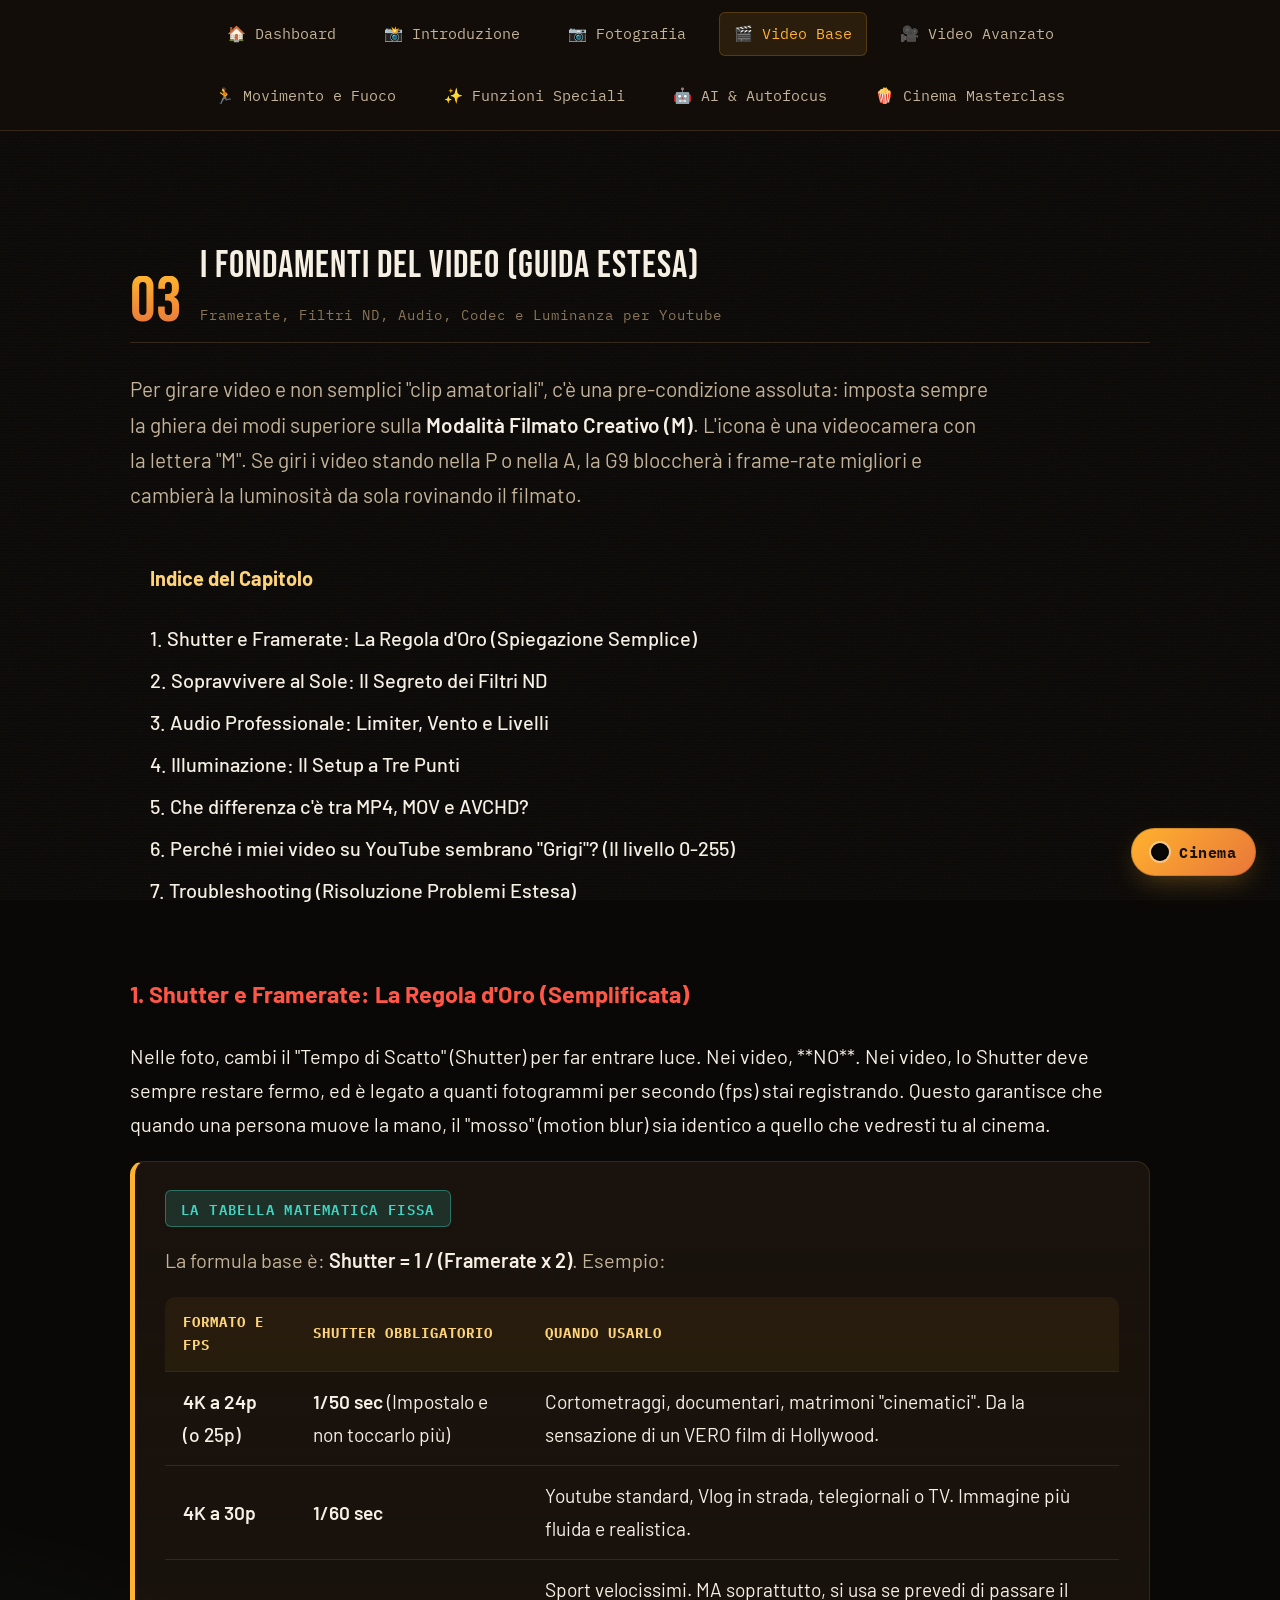
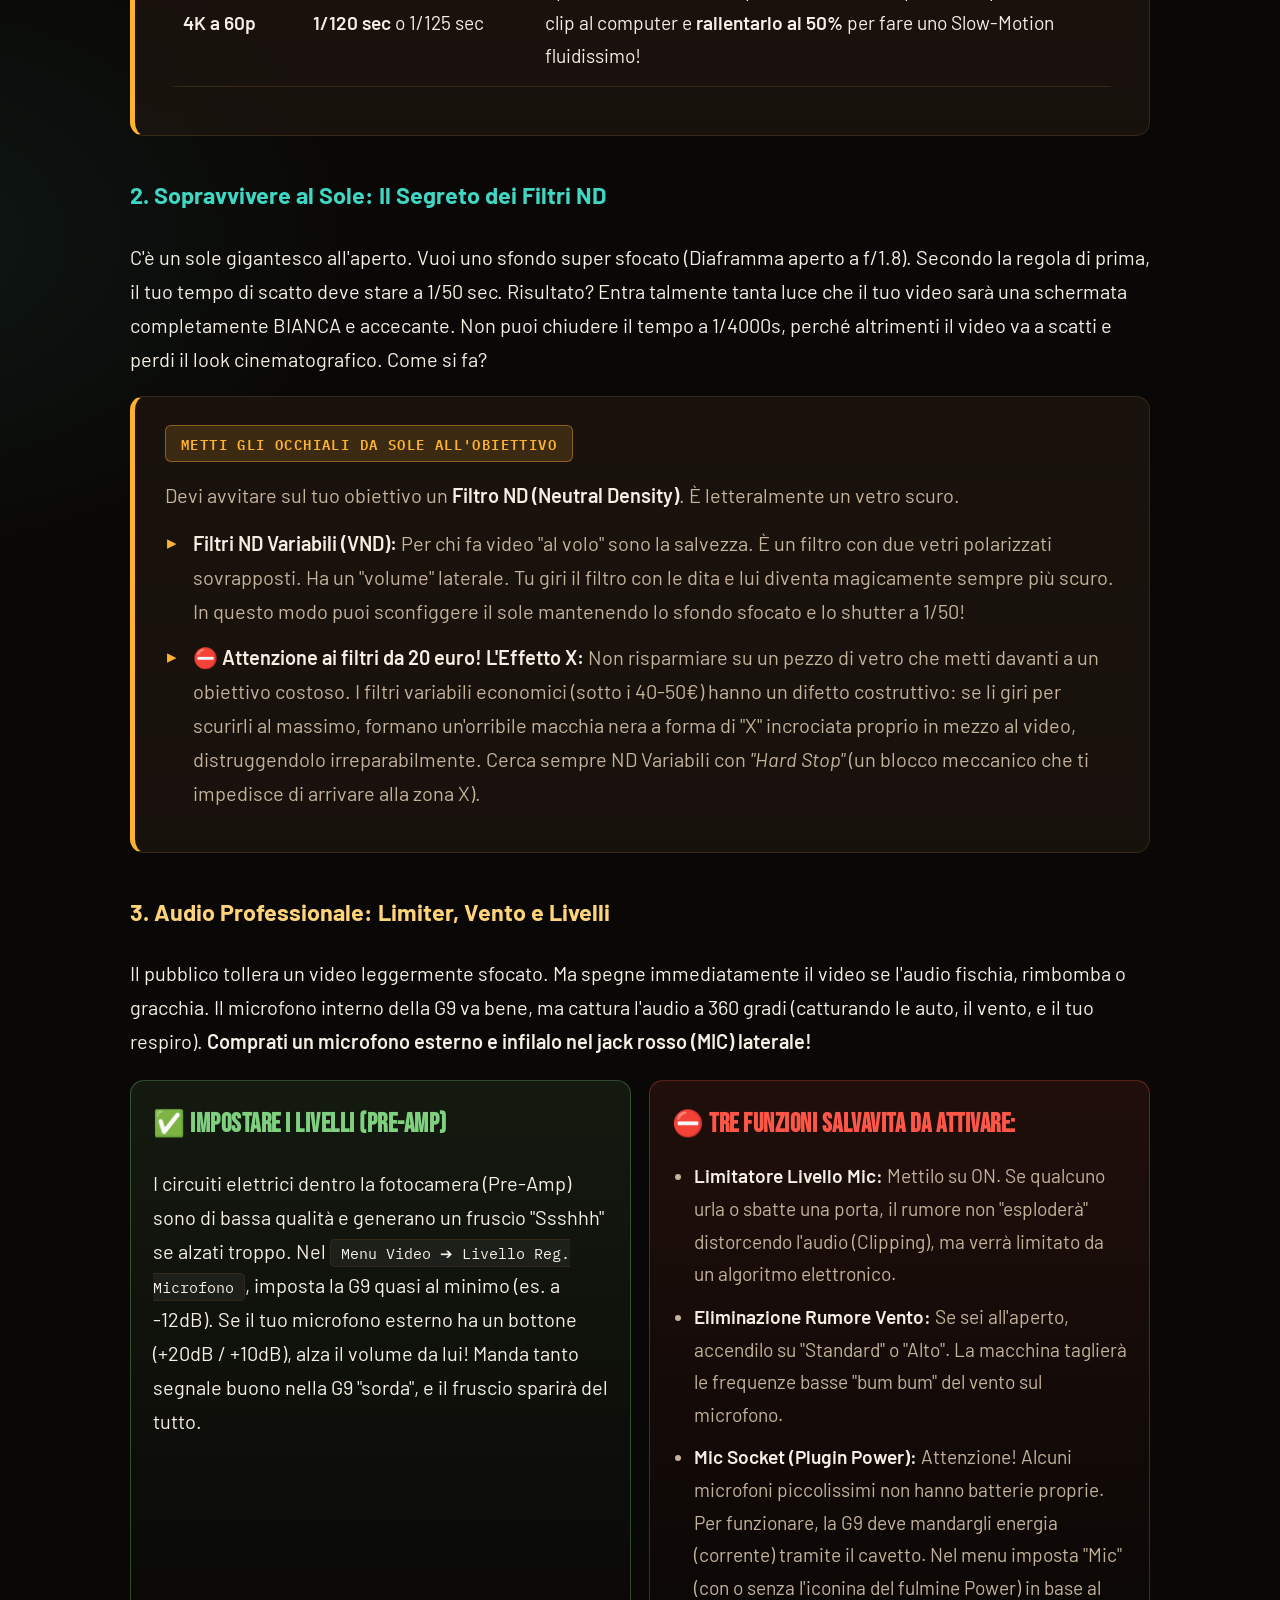
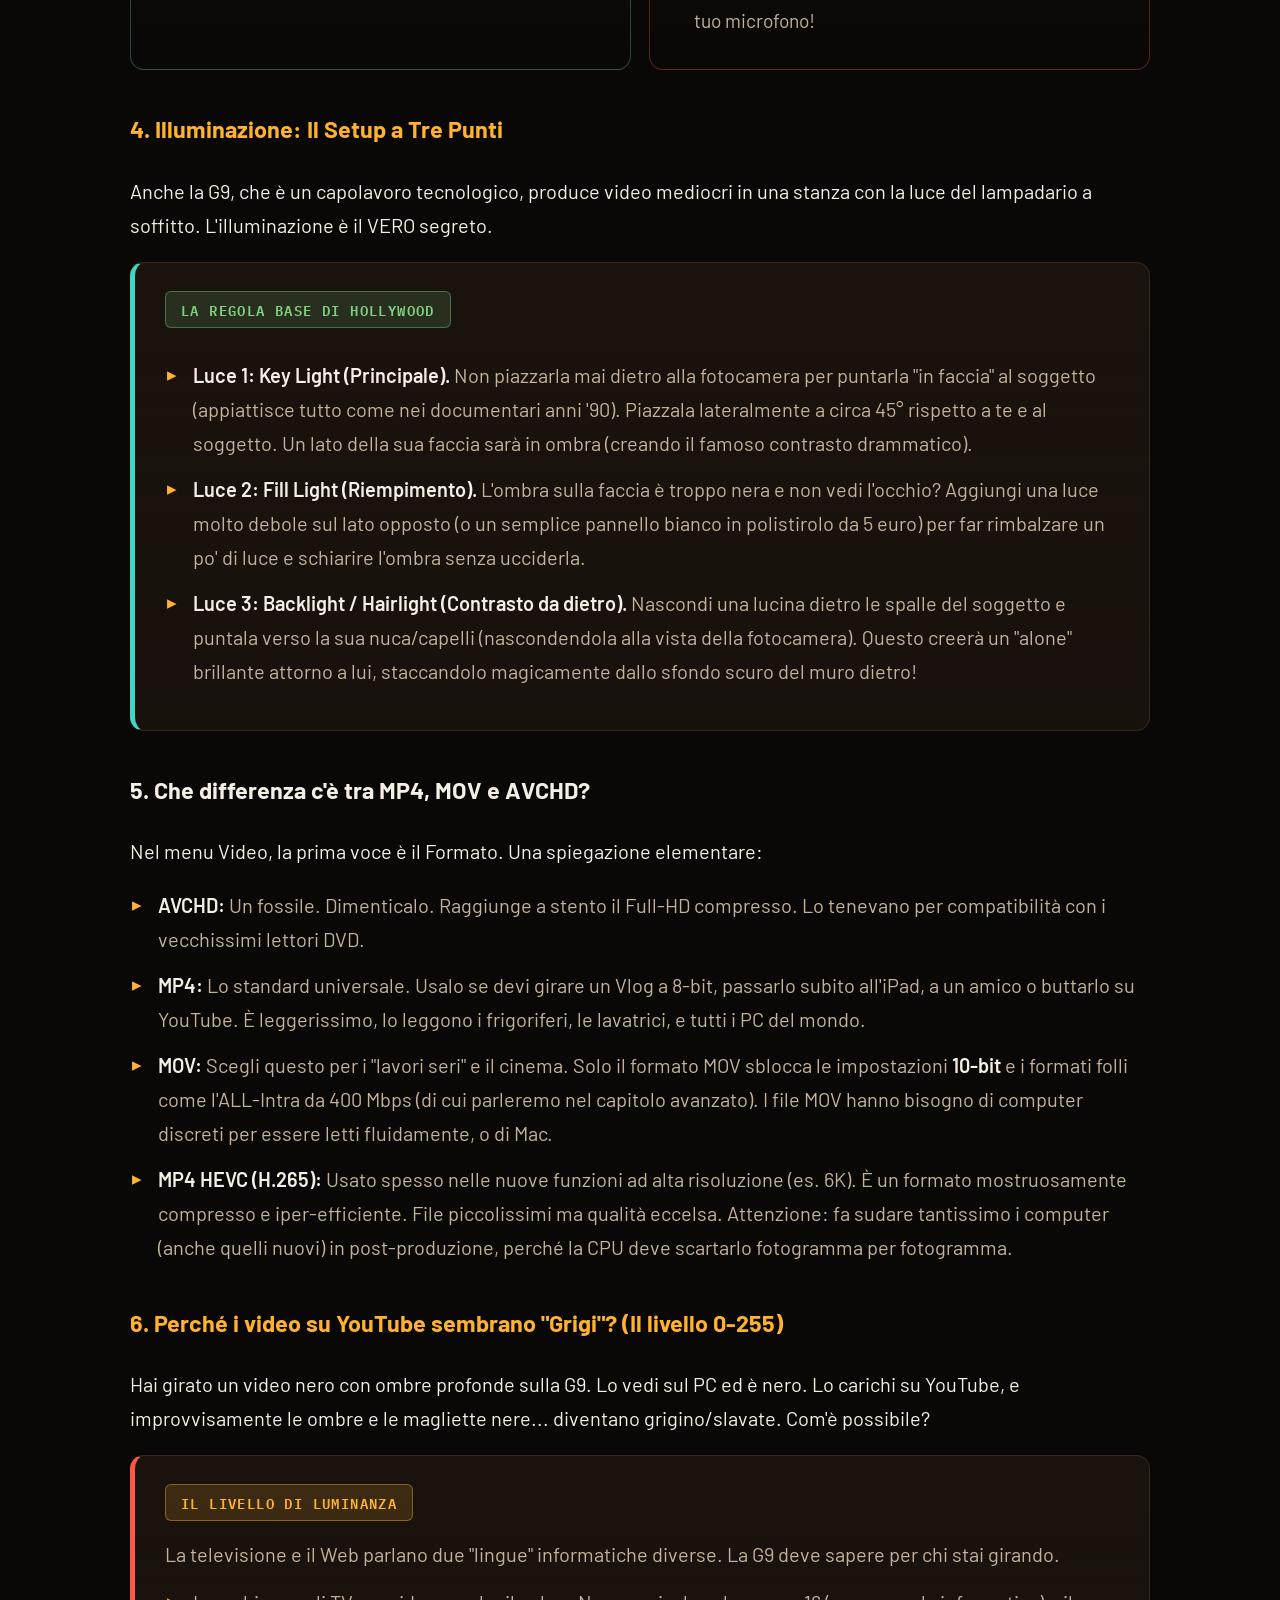
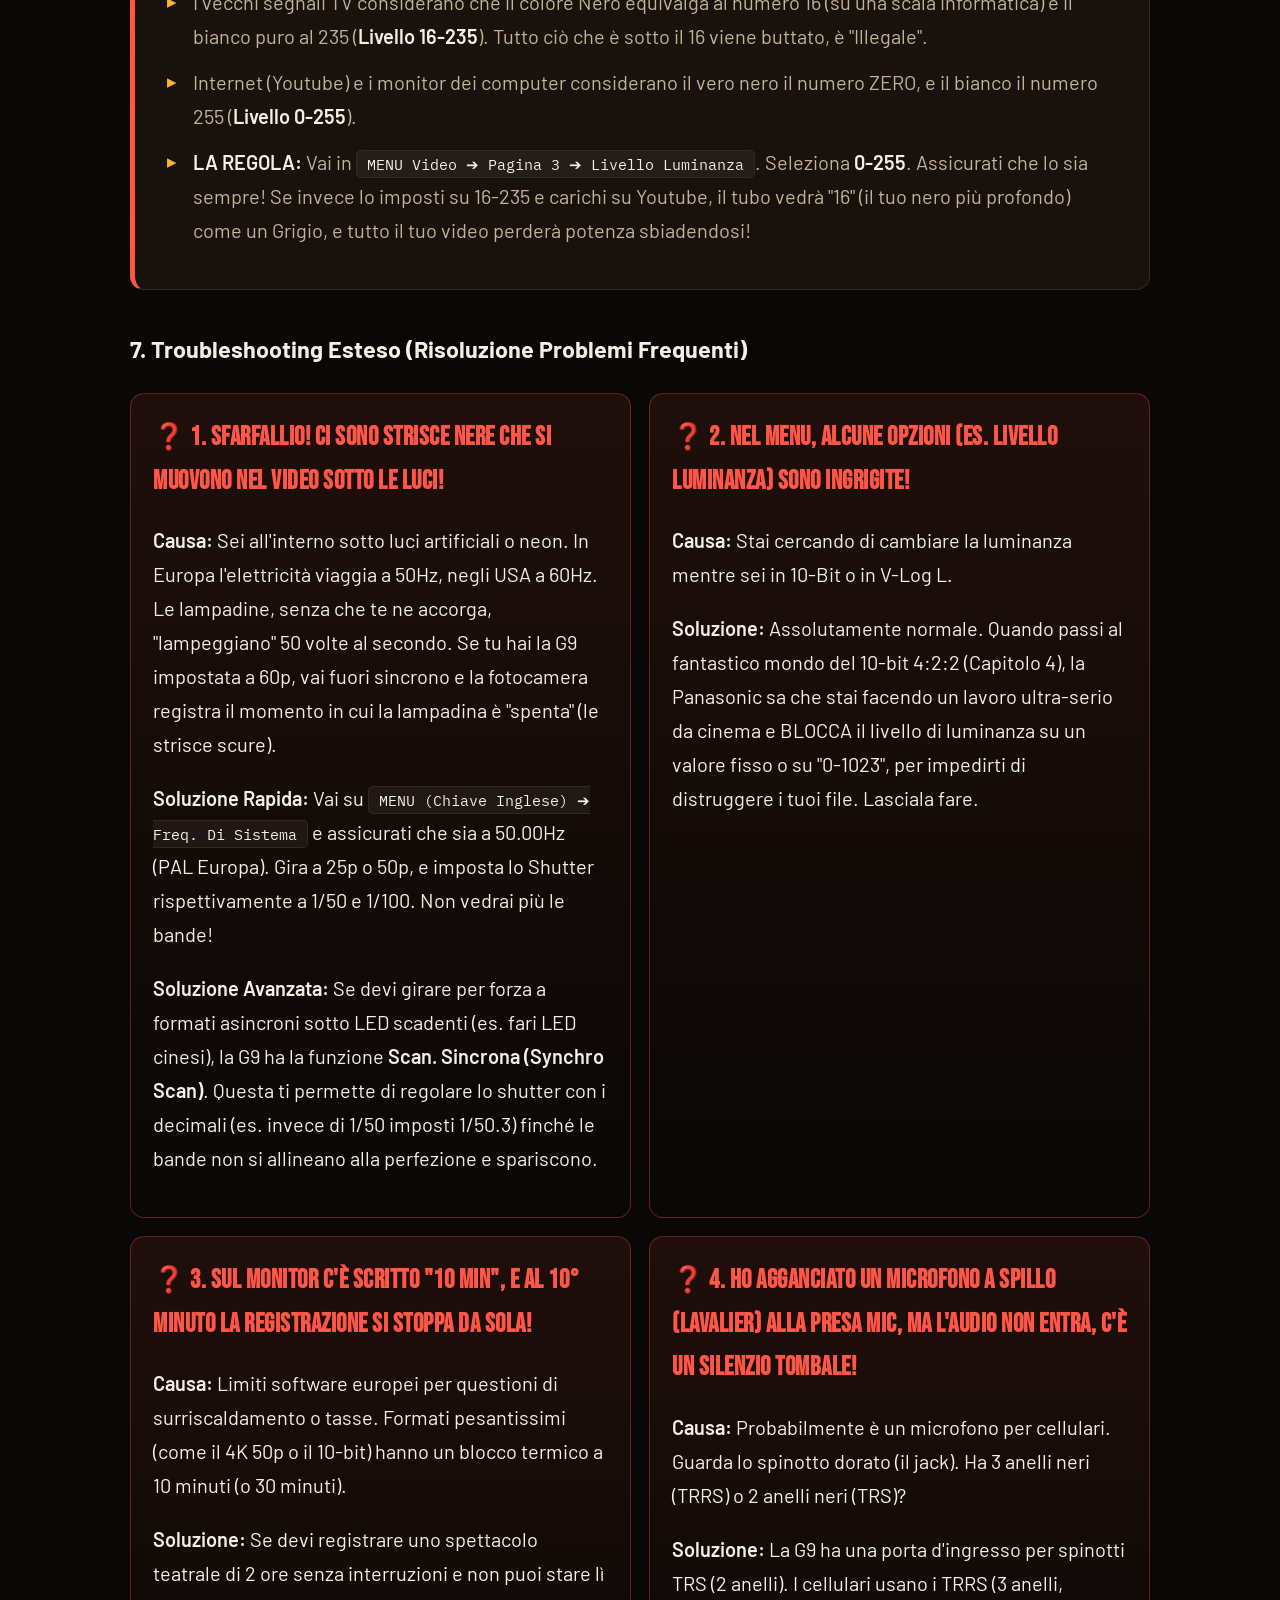
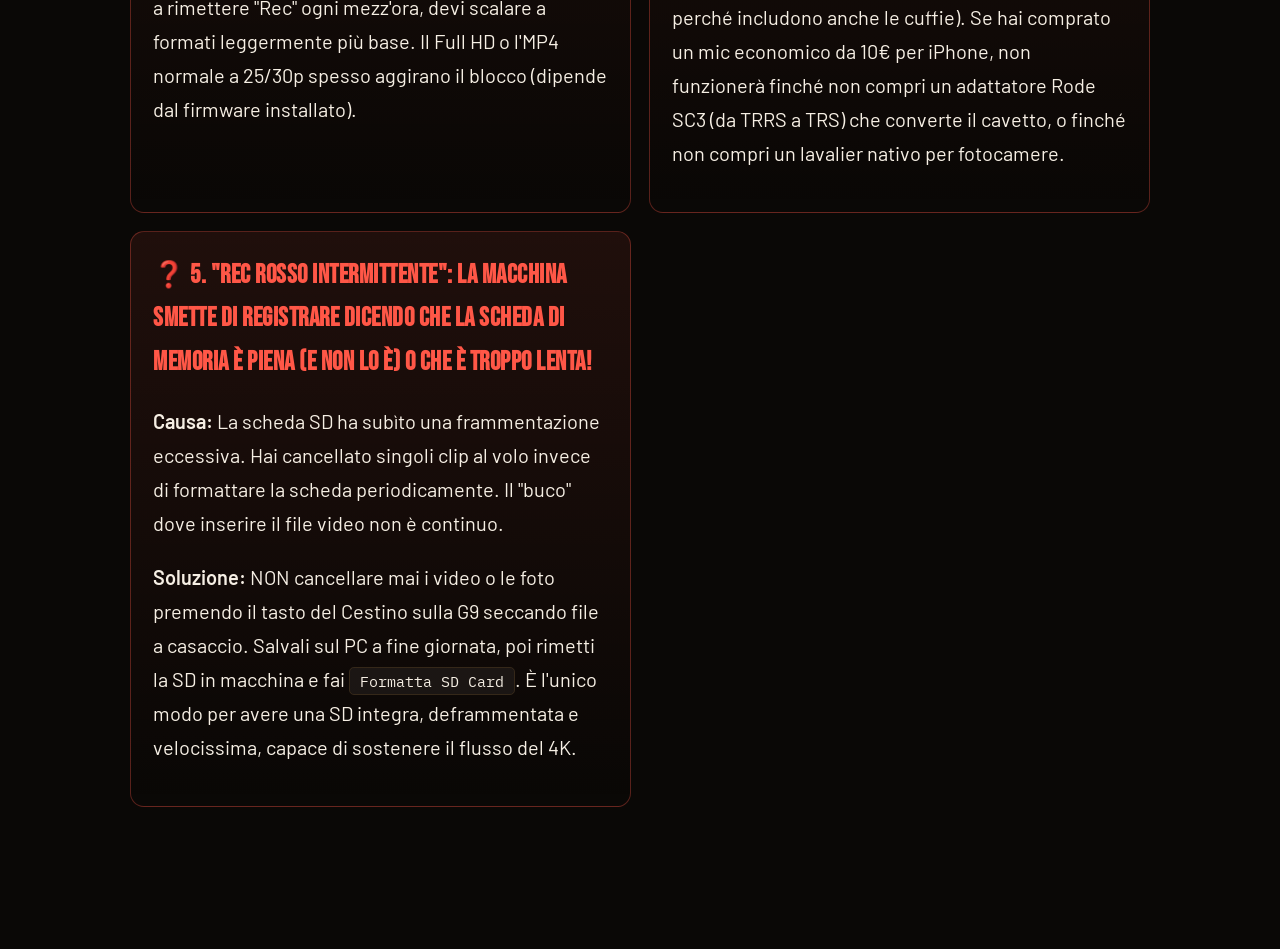
<file: 03-video-base.html>
<!DOCTYPE html>
<html lang="it">
<head>
<meta charset="UTF-8">
<meta name="viewport" content="width=device-width, initial-scale=1.0">
<title>Video Base - Panasonic G9 Ultimate Guide</title>
<link rel="preconnect" href="https://fonts.googleapis.com">
<link rel="preconnect" href="https://fonts.gstatic.com" crossorigin>
<link href="https://fonts.googleapis.com/css2?family=Bebas+Neue&family=Barlow:wght@300;400;500;600;700&family=IBM+Plex+Mono:wght@400;500;600&display=swap" rel="stylesheet">
<link rel="stylesheet" href="assets/style.css">
<script src="assets/script.js" defer></script>
<style>
  .toc { background: var(--bg-card); padding: 20px; border-radius: 12px; margin-bottom: 30px; border: 1px solid var(--border); }
  .toc h4 { margin-top: 0; color: var(--gold); }
  .toc ul { list-style: none; padding-left: 0; margin-bottom: 0; }
  .toc li { margin-bottom: 8px; }
  .toc a { color: var(--text); text-decoration: none; font-weight: 500; }
  .toc a:hover { color: var(--teal); }
</style>
</head>
<body>

<div class="global-nav">
  <div class="global-nav-inner">
    <a href="index.html">🏠 Dashboard</a>
    <a href="01-introduzione.html">📸 Introduzione</a>
    <a href="02-fotografia.html">📷 Fotografia</a>
    <a href="03-video-base.html" class="active">🎬 Video Base</a>
    <a href="04-video-avanzato.html">🎥 Video Avanzato</a>
    <a href="05-movimento-fuoco.html">🏃 Movimento e Fuoco</a>
    <a href="06-funzioni-speciali.html">✨ Funzioni Speciali</a>
    <a href="07-intelligenza-artificiale.html">🤖 AI & Autofocus</a>
    <a href="08-cinema-masterclass.html">🍿 Cinema Masterclass</a>
  </div>
</div>

<div class="wrap">
  <section id="videobase" class="page-section">
    <div class="sec-head"><span class="sec-num">03</span>
      <div><h2>I Fondamenti del Video (Guida Estesa)</h2><span class="sub">Framerate, Filtri ND, Audio, Codec e Luminanza per Youtube</span></div>
    </div>

    <p class="lead">Per girare video e non semplici "clip amatoriali", c'è una pre-condizione assoluta: imposta sempre la ghiera dei modi superiore sulla <strong>Modalità Filmato Creativo (M)</strong>. L'icona è una videocamera con la lettera "M". Se giri i video stando nella P o nella A, la G9 bloccherà i frame-rate migliori e cambierà la luminosità da sola rovinando il filmato.</p>

    <div class="toc">
      <h4>Indice del Capitolo</h4>
      <ul>
        <li><a href="#regoladoro">1. Shutter e Framerate: La Regola d'Oro (Spiegazione Semplice)</a></li>
        <li><a href="#ndfilters">2. Sopravvivere al Sole: Il Segreto dei Filtri ND</a></li>
        <li><a href="#audiobase">3. Audio Professionale: Limiter, Vento e Livelli</a></li>
        <li><a href="#luci">4. Illuminazione: Il Setup a Tre Punti</a></li>
        <li><a href="#codec">5. Che differenza c'è tra MP4, MOV e AVCHD?</a></li>
        <li><a href="#luminanza">6. Perché i miei video su YouTube sembrano "Grigi"? (Il livello 0-255)</a></li>
        <li><a href="#troubleshooting">7. Troubleshooting (Risoluzione Problemi Estesa)</a></li>
      </ul>
    </div>

    <h3 id="regoladoro" style="margin-top:40px; color:var(--crimson);">1. Shutter e Framerate: La Regola d'Oro (Semplificata)</h3>
    <p>Nelle foto, cambi il "Tempo di Scatto" (Shutter) per far entrare luce. Nei video, **NO**. Nei video, lo Shutter deve sempre restare fermo, ed è legato a quanti fotogrammi per secondo (fps) stai registrando. Questo garantisce che quando una persona muove la mano, il "mosso" (motion blur) sia identico a quello che vedresti tu al cinema.</p>
    
    <div class="card amber">
      <span class="badge all">La Tabella Matematica Fissa</span>
      <p class="desc">La formula base è: <strong>Shutter = 1 / (Framerate x 2)</strong>. Esempio:</p>
      <table class="tbl">
        <thead><tr><th>Formato e FPS</th><th>Shutter Obbligatorio</th><th>Quando Usarlo</th></tr></thead>
        <tbody>
          <tr><td><strong>4K a 24p</strong> (o 25p)</td><td><strong>1/50 sec</strong> (Impostalo e non toccarlo più)</td><td>Cortometraggi, documentari, matrimoni "cinematici". Da la sensazione di un VERO film di Hollywood.</td></tr>
          <tr><td><strong>4K a 30p</strong></td><td><strong>1/60 sec</strong></td><td>Youtube standard, Vlog in strada, telegiornali o TV. Immagine più fluida e realistica.</td></tr>
          <tr><td><strong>4K a 60p</strong></td><td><strong>1/120 sec</strong> o 1/125 sec</td><td>Sport velocissimi. MA soprattutto, si usa se prevedi di passare il clip al computer e <strong>rallentarlo al 50%</strong> per fare uno Slow-Motion fluidissimo!</td></tr>
        </tbody>
      </table>
    </div>

    <h3 id="ndfilters" style="margin-top:40px; color:var(--teal);">2. Sopravvivere al Sole: Il Segreto dei Filtri ND</h3>
    <p>C'è un sole gigantesco all'aperto. Vuoi uno sfondo super sfocato (Diaframma aperto a f/1.8). Secondo la regola di prima, il tuo tempo di scatto deve stare a 1/50 sec. Risultato? Entra talmente tanta luce che il tuo video sarà una schermata completamente BIANCA e accecante. Non puoi chiudere il tempo a 1/4000s, perché altrimenti il video va a scatti e perdi il look cinematografico. Come si fa?</p>

    <div class="card neo">
      <span class="badge inter">Metti gli occhiali da sole all'obiettivo</span>
      <p class="desc">Devi avvitare sul tuo obiettivo un <strong>Filtro ND (Neutral Density)</strong>. È letteralmente un vetro scuro.</p>
      <ul class="dots">
        <li><strong>Filtri ND Variabili (VND):</strong> Per chi fa video "al volo" sono la salvezza. È un filtro con due vetri polarizzati sovrapposti. Ha un "volume" laterale. Tu giri il filtro con le dita e lui diventa magicamente sempre più scuro. In questo modo puoi sconfiggere il sole mantenendo lo sfondo sfocato e lo shutter a 1/50!</li>
        <li><strong>⛔ Attenzione ai filtri da 20 euro! L'Effetto X:</strong> Non risparmiare su un pezzo di vetro che metti davanti a un obiettivo costoso. I filtri variabili economici (sotto i 40-50€) hanno un difetto costruttivo: se li giri per scurirli al massimo, formano un'orribile macchia nera a forma di "X" incrociata proprio in mezzo al video, distruggendolo irreparabilmente. Cerca sempre ND Variabili con <em>"Hard Stop"</em> (un blocco meccanico che ti impedisce di arrivare alla zona X).</li>
      </ul>
    </div>

    <h3 id="audiobase" style="margin-top:40px; color:var(--gold);">3. Audio Professionale: Limiter, Vento e Livelli</h3>
    <p>Il pubblico tollera un video leggermente sfocato. Ma spegne immediatamente il video se l'audio fischia, rimbomba o gracchia. Il microfono interno della G9 va bene, ma cattura l'audio a 360 gradi (catturando le auto, il vento, e il tuo respiro). <strong>Comprati un microfono esterno e infilalo nel jack rosso (MIC) laterale!</strong></p>
    
    <div class="dd">
      <div class="col do">
        <h5>✅ Impostare i Livelli (Pre-Amp)</h5>
        <p>I circuiti elettrici dentro la fotocamera (Pre-Amp) sono di bassa qualità e generano un fruscìo "Ssshhh" se alzati troppo. Nel <span class="km">Menu Video ➔ Livello Reg. Microfono</span>, imposta la G9 quasi al minimo (es. a -12dB). Se il tuo microfono esterno ha un bottone (+20dB / +10dB), alza il volume da lui! Manda tanto segnale buono nella G9 "sorda", e il fruscio sparirà del tutto.</p>
      </div>
      <div class="col dont">
        <h5>⛔ Tre funzioni salvavita da attivare:</h5>
        <ul>
          <li><strong>Limitatore Livello Mic:</strong> Mettilo su ON. Se qualcuno urla o sbatte una porta, il rumore non "esploderà" distorcendo l'audio (Clipping), ma verrà limitato da un algoritmo elettronico.</li>
          <li><strong>Eliminazione Rumore Vento:</strong> Se sei all'aperto, accendilo su "Standard" o "Alto". La macchina taglierà le frequenze basse "bum bum" del vento sul microfono.</li>
          <li><strong>Mic Socket (Plugin Power):</strong> Attenzione! Alcuni microfoni piccolissimi non hanno batterie proprie. Per funzionare, la G9 deve mandargli energia (corrente) tramite il cavetto. Nel menu imposta "Mic" (con o senza l'iconina del fulmine Power) in base al tuo microfono!</li>
        </ul>
      </div>
    </div>

    <h3 id="luci" style="margin-top:40px; color:var(--amber);">4. Illuminazione: Il Setup a Tre Punti</h3>
    <p>Anche la G9, che è un capolavoro tecnologico, produce video mediocri in una stanza con la luce del lampadario a soffitto. L'illuminazione è il VERO segreto.</p>

    <div class="card teal">
      <span class="badge neo">La regola base di Hollywood</span>
      <ul class="dots">
        <li><strong>Luce 1: Key Light (Principale).</strong> Non piazzarla mai dietro alla fotocamera per puntarla "in faccia" al soggetto (appiattisce tutto come nei documentari anni '90). Piazzala lateralmente a circa 45° rispetto a te e al soggetto. Un lato della sua faccia sarà in ombra (creando il famoso contrasto drammatico).</li>
        <li><strong>Luce 2: Fill Light (Riempimento).</strong> L'ombra sulla faccia è troppo nera e non vedi l'occhio? Aggiungi una luce molto debole sul lato opposto (o un semplice pannello bianco in polistirolo da 5 euro) per far rimbalzare un po' di luce e schiarire l'ombra senza ucciderla.</li>
        <li><strong>Luce 3: Backlight / Hairlight (Contrasto da dietro).</strong> Nascondi una lucina dietro le spalle del soggetto e puntala verso la sua nuca/capelli (nascondendola alla vista della fotocamera). Questo creerà un "alone" brillante attorno a lui, staccandolo magicamente dallo sfondo scuro del muro dietro!</li>
      </ul>
    </div>

    <h3 id="codec" style="margin-top:40px; color:var(--ink);">5. Che differenza c'è tra MP4, MOV e AVCHD?</h3>
    <p>Nel menu Video, la prima voce è il Formato. Una spiegazione elementare:</p>
    <ul class="dots">
      <li><strong>AVCHD:</strong> Un fossile. Dimenticalo. Raggiunge a stento il Full-HD compresso. Lo tenevano per compatibilità con i vecchissimi lettori DVD.</li>
      <li><strong>MP4:</strong> Lo standard universale. Usalo se devi girare un Vlog a 8-bit, passarlo subito all'iPad, a un amico o buttarlo su YouTube. È leggerissimo, lo leggono i frigoriferi, le lavatrici, e tutti i PC del mondo.</li>
      <li><strong>MOV:</strong> Scegli questo per i "lavori seri" e il cinema. Solo il formato MOV sblocca le impostazioni <strong>10-bit</strong> e i formati folli come l'ALL-Intra da 400 Mbps (di cui parleremo nel capitolo avanzato). I file MOV hanno bisogno di computer discreti per essere letti fluidamente, o di Mac.</li>
      <li><strong>MP4 HEVC (H.265):</strong> Usato spesso nelle nuove funzioni ad alta risoluzione (es. 6K). È un formato mostruosamente compresso e iper-efficiente. File piccolissimi ma qualità eccelsa. Attenzione: fa sudare tantissimo i computer (anche quelli nuovi) in post-produzione, perché la CPU deve scartarlo fotogramma per fotogramma.</li>
    </ul>

    <h3 id="luminanza" style="margin-top:40px; color:var(--amber);">6. Perché i video su YouTube sembrano "Grigi"? (Il livello 0-255)</h3>
    <p>Hai girato un video nero con ombre profonde sulla G9. Lo vedi sul PC ed è nero. Lo carichi su YouTube, e improvvisamente le ombre e le magliette nere... diventano grigino/slavate. Com'è possibile?</p>

    <div class="card crimson">
      <span class="badge inter">Il Livello di Luminanza</span>
      <p class="desc">La televisione e il Web parlano due "lingue" informatiche diverse. La G9 deve sapere per chi stai girando.</p>
      <ul class="dots">
        <li>I vecchi segnali TV considerano che il colore Nero equivalga al numero 16 (su una scala informatica) e il bianco puro al 235 (<strong>Livello 16-235</strong>). Tutto ciò che è sotto il 16 viene buttato, è "Illegale".</li>
        <li>Internet (Youtube) e i monitor dei computer considerano il vero nero il numero ZERO, e il bianco il numero 255 (<strong>Livello 0-255</strong>).</li>
        <li><strong>LA REGOLA:</strong> Vai in <span class="km">MENU Video ➔ Pagina 3 ➔ Livello Luminanza</span>. Seleziona <strong>0-255</strong>. Assicurati che lo sia sempre! Se invece lo imposti su 16-235 e carichi su Youtube, il tubo vedrà "16" (il tuo nero più profondo) come un Grigio, e tutto il tuo video perderà potenza sbiadendosi!</li>
      </ul>
    </div>

    <h3 id="troubleshooting" style="margin-top:40px; color:var(--ink);">7. Troubleshooting Esteso (Risoluzione Problemi Frequenti)</h3>
    <div class="dd">
      <div class="col dont">
        <h5>❓ 1. Sfarfallio! Ci sono strisce nere che si muovono nel video sotto le luci!</h5>
        <p><strong>Causa:</strong> Sei all'interno sotto luci artificiali o neon. In Europa l'elettricità viaggia a 50Hz, negli USA a 60Hz. Le lampadine, senza che te ne accorga, "lampeggiano" 50 volte al secondo. Se tu hai la G9 impostata a 60p, vai fuori sincrono e la fotocamera registra il momento in cui la lampadina è "spenta" (le strisce scure).</p>
        <p><strong>Soluzione Rapida:</strong> Vai su <span class="km">MENU (Chiave Inglese) ➔ Freq. Di Sistema</span> e assicurati che sia a 50.00Hz (PAL Europa). Gira a 25p o 50p, e imposta lo Shutter rispettivamente a 1/50 e 1/100. Non vedrai più le bande!</p>
        <p><strong>Soluzione Avanzata:</strong> Se devi girare per forza a formati asincroni sotto LED scadenti (es. fari LED cinesi), la G9 ha la funzione <strong>Scan. Sincrona (Synchro Scan)</strong>. Questa ti permette di regolare lo shutter con i decimali (es. invece di 1/50 imposti 1/50.3) finché le bande non si allineano alla perfezione e spariscono.</p>
      </div>
      <div class="col dont">
        <h5>❓ 2. Nel menu, alcune opzioni (es. Livello Luminanza) sono ingrigite!</h5>
        <p><strong>Causa:</strong> Stai cercando di cambiare la luminanza mentre sei in 10-Bit o in V-Log L.</p>
        <p><strong>Soluzione:</strong> Assolutamente normale. Quando passi al fantastico mondo del 10-bit 4:2:2 (Capitolo 4), la Panasonic sa che stai facendo un lavoro ultra-serio da cinema e BLOCCA il livello di luminanza su un valore fisso o su "0-1023", per impedirti di distruggere i tuoi file. Lasciala fare.</p>
      </div>
      <div class="col dont">
        <h5>❓ 3. Sul monitor c'è scritto "10 Min", e al 10° minuto la registrazione si stoppa da sola!</h5>
        <p><strong>Causa:</strong> Limiti software europei per questioni di surriscaldamento o tasse. Formati pesantissimi (come il 4K 50p o il 10-bit) hanno un blocco termico a 10 minuti (o 30 minuti).</p>
        <p><strong>Soluzione:</strong> Se devi registrare uno spettacolo teatrale di 2 ore senza interruzioni e non puoi stare lì a rimettere "Rec" ogni mezz'ora, devi scalare a formati leggermente più base. Il Full HD o l'MP4 normale a 25/30p spesso aggirano il blocco (dipende dal firmware installato).</p>
      </div>
      <div class="col dont">
        <h5>❓ 4. Ho agganciato un microfono a spillo (Lavalier) alla presa MIC, ma l'audio non entra, c'è un silenzio tombale!</h5>
        <p><strong>Causa:</strong> Probabilmente è un microfono per cellulari. Guarda lo spinotto dorato (il jack). Ha 3 anelli neri (TRRS) o 2 anelli neri (TRS)?</p>
        <p><strong>Soluzione:</strong> La G9 ha una porta d'ingresso per spinotti TRS (2 anelli). I cellulari usano i TRRS (3 anelli, perché includono anche le cuffie). Se hai comprato un mic economico da 10€ per iPhone, non funzionerà finché non compri un adattatore Rode SC3 (da TRRS a TRS) che converte il cavetto, o finché non compri un lavalier nativo per fotocamere.</p>
      </div>
      <div class="col dont">
        <h5>❓ 5. "Rec rosso intermittente": La macchina smette di registrare dicendo che la scheda di memoria è piena (e non lo è) o che è troppo lenta!</h5>
        <p><strong>Causa:</strong> La scheda SD ha subìto una frammentazione eccessiva. Hai cancellato singoli clip al volo invece di formattare la scheda periodicamente. Il "buco" dove inserire il file video non è continuo.</p>
        <p><strong>Soluzione:</strong> NON cancellare mai i video o le foto premendo il tasto del Cestino sulla G9 seccando file a casaccio. Salvali sul PC a fine giornata, poi rimetti la SD in macchina e fai <span class="km">Formatta SD Card</span>. È l'unico modo per avere una SD integra, deframmentata e velocissima, capace di sostenere il flusso del 4K.</p>
      </div>
    </div>

  </section>
</div>

<button id="themeBtn" aria-label="Cambia tema">
  <div class="swatch"></div>
  <span class="lbl-name">Cinema</span>
</button>

</body>
</html>
</file>
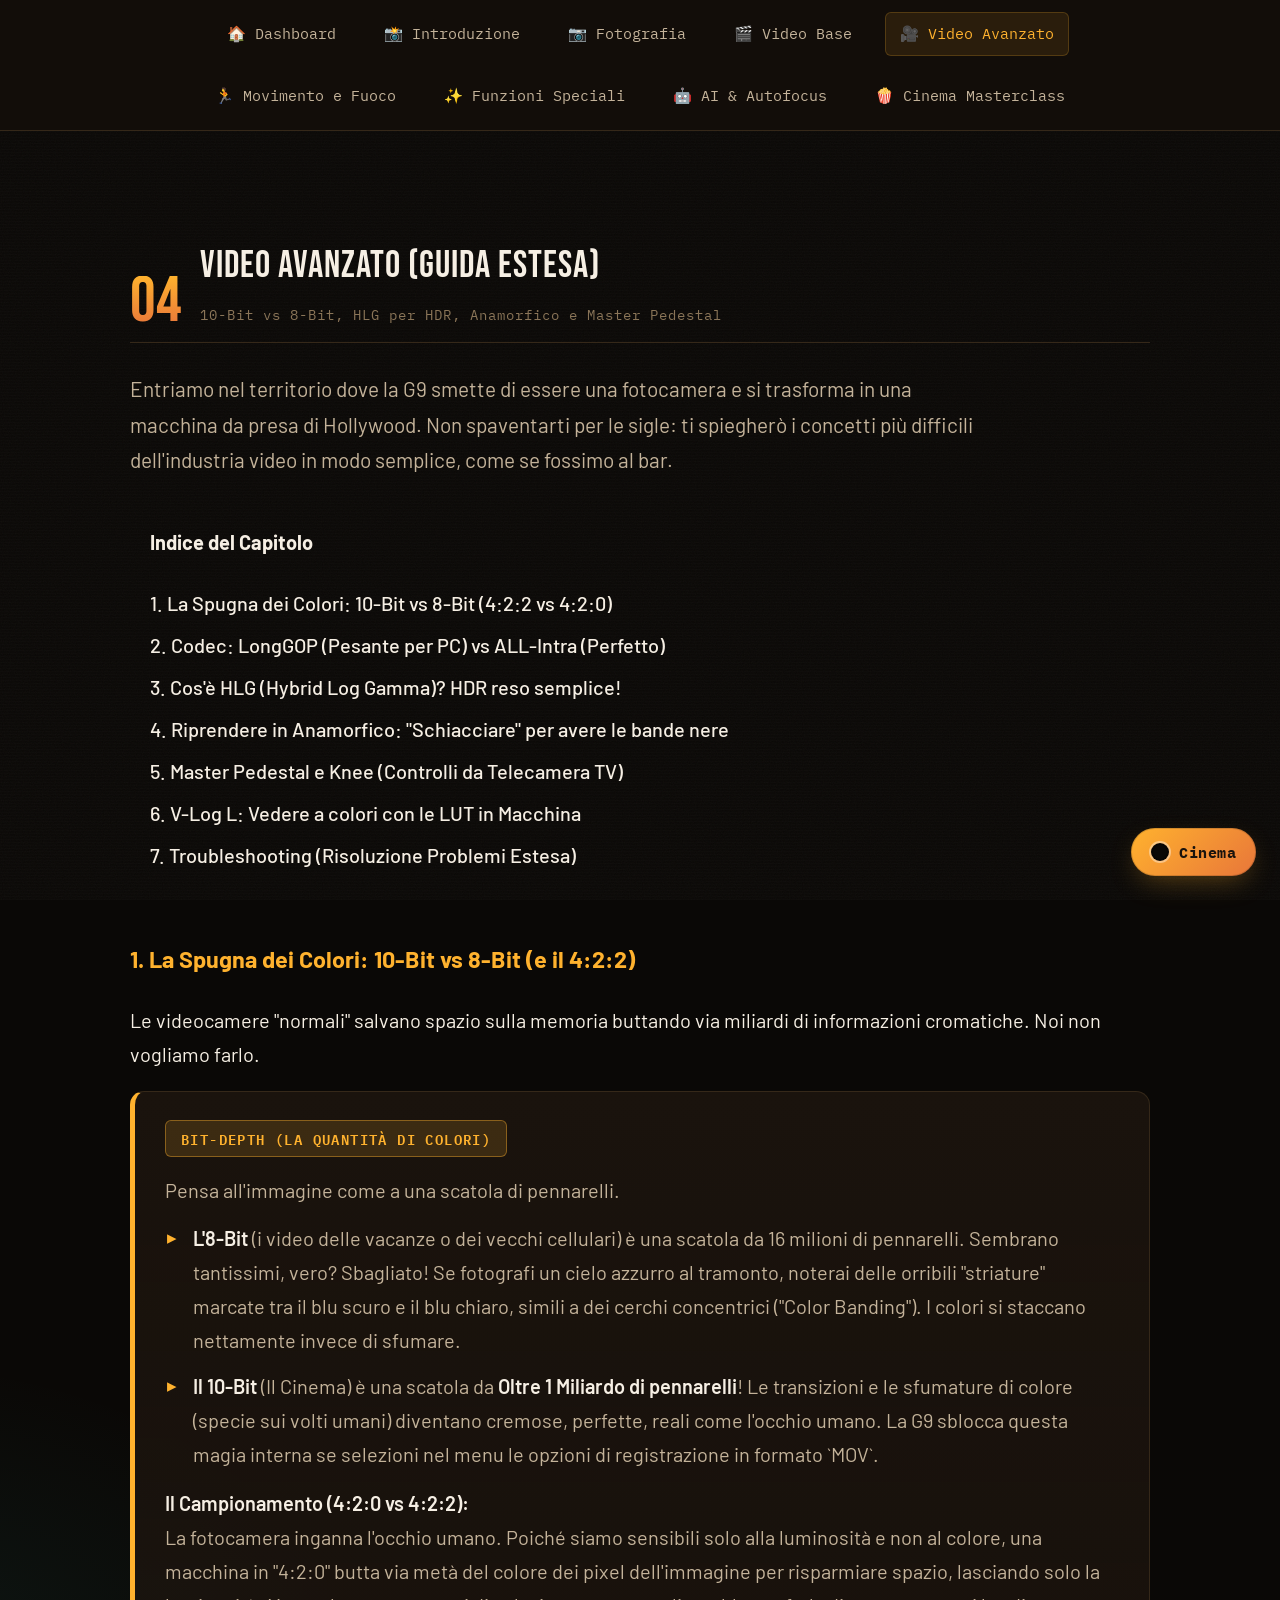
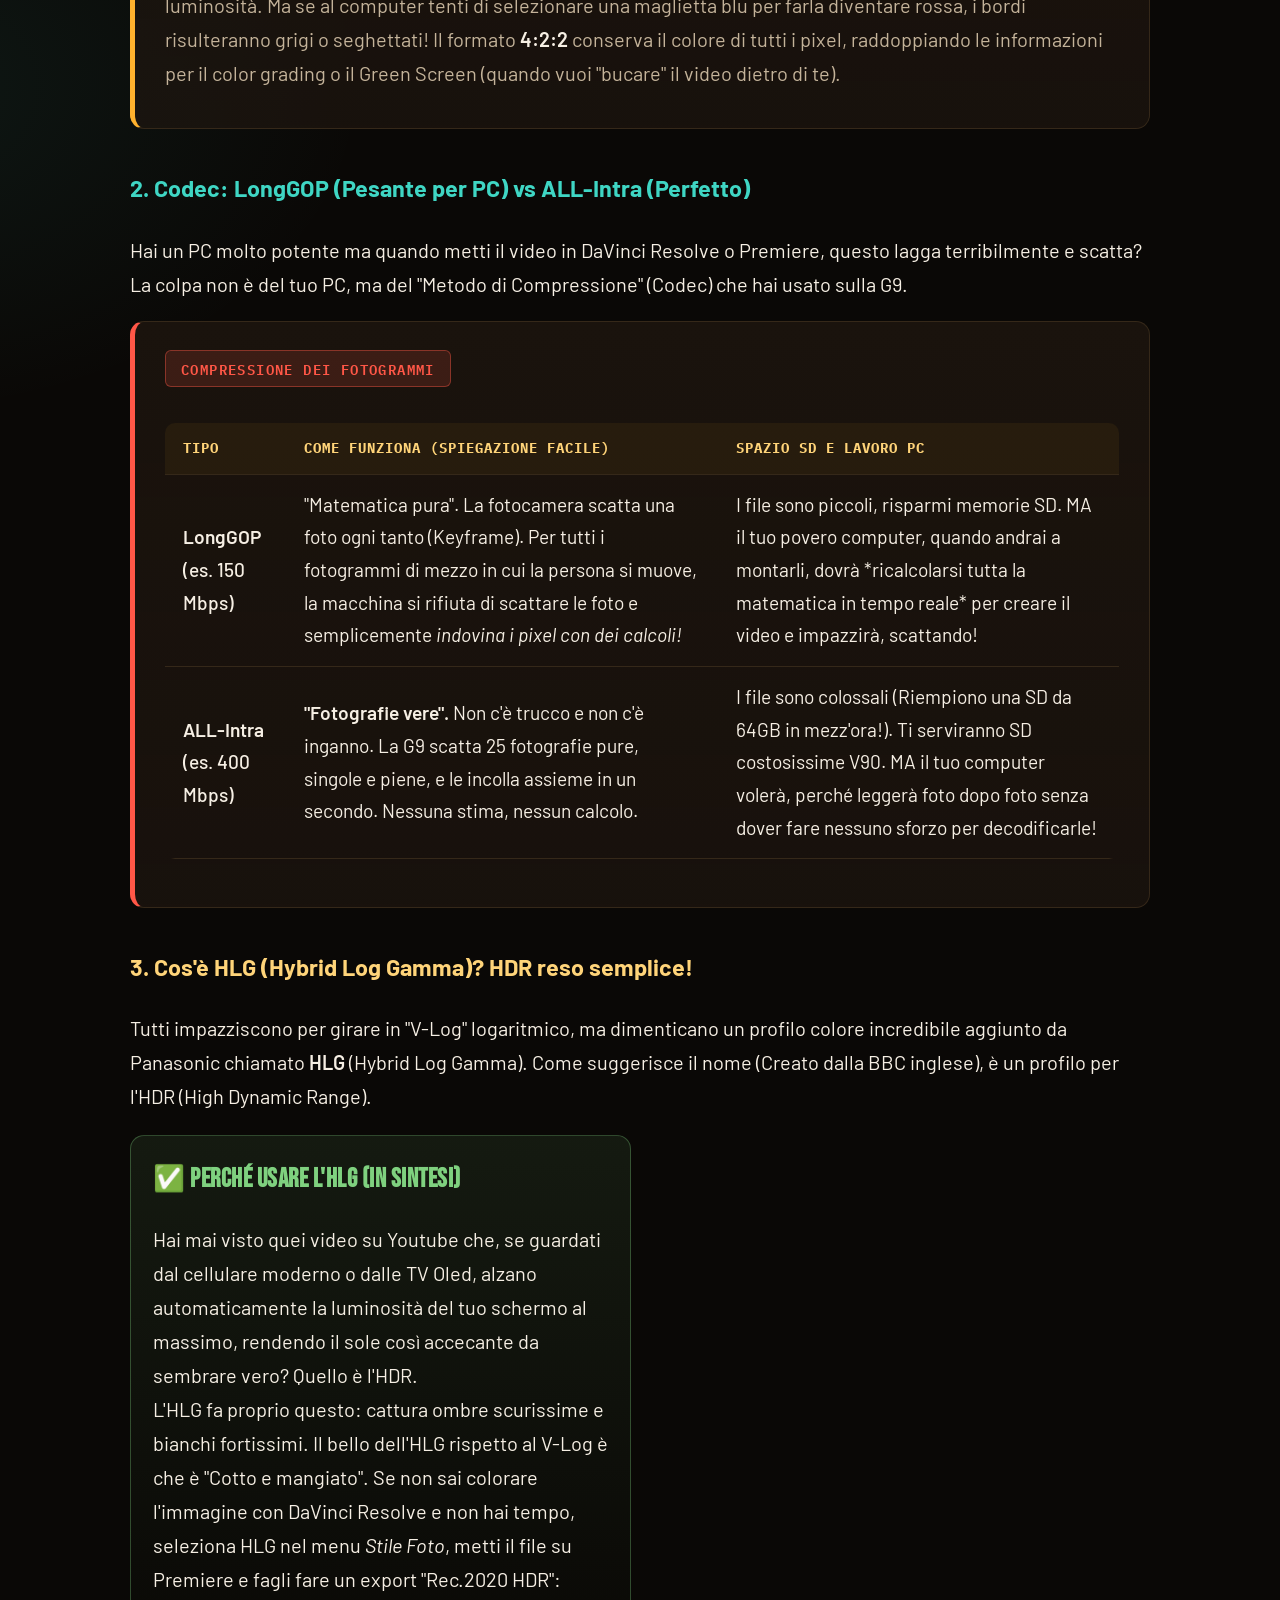
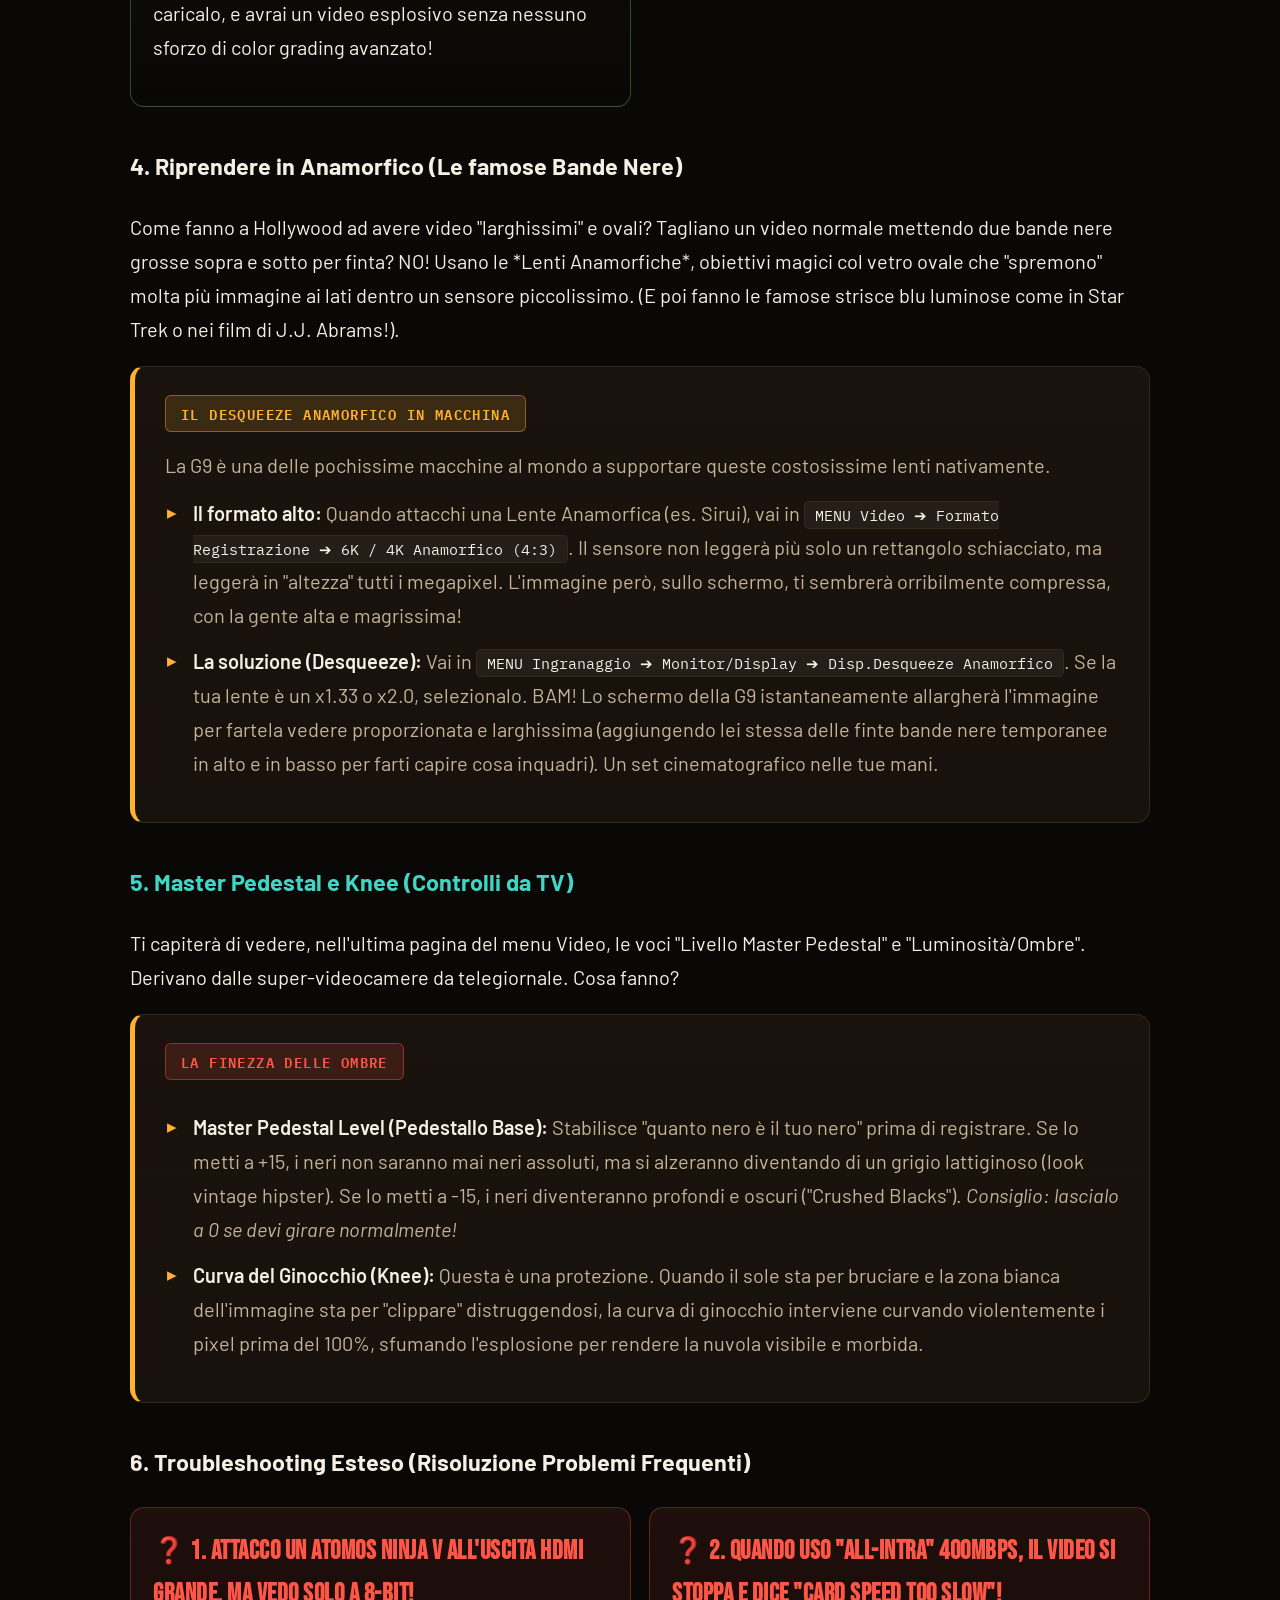
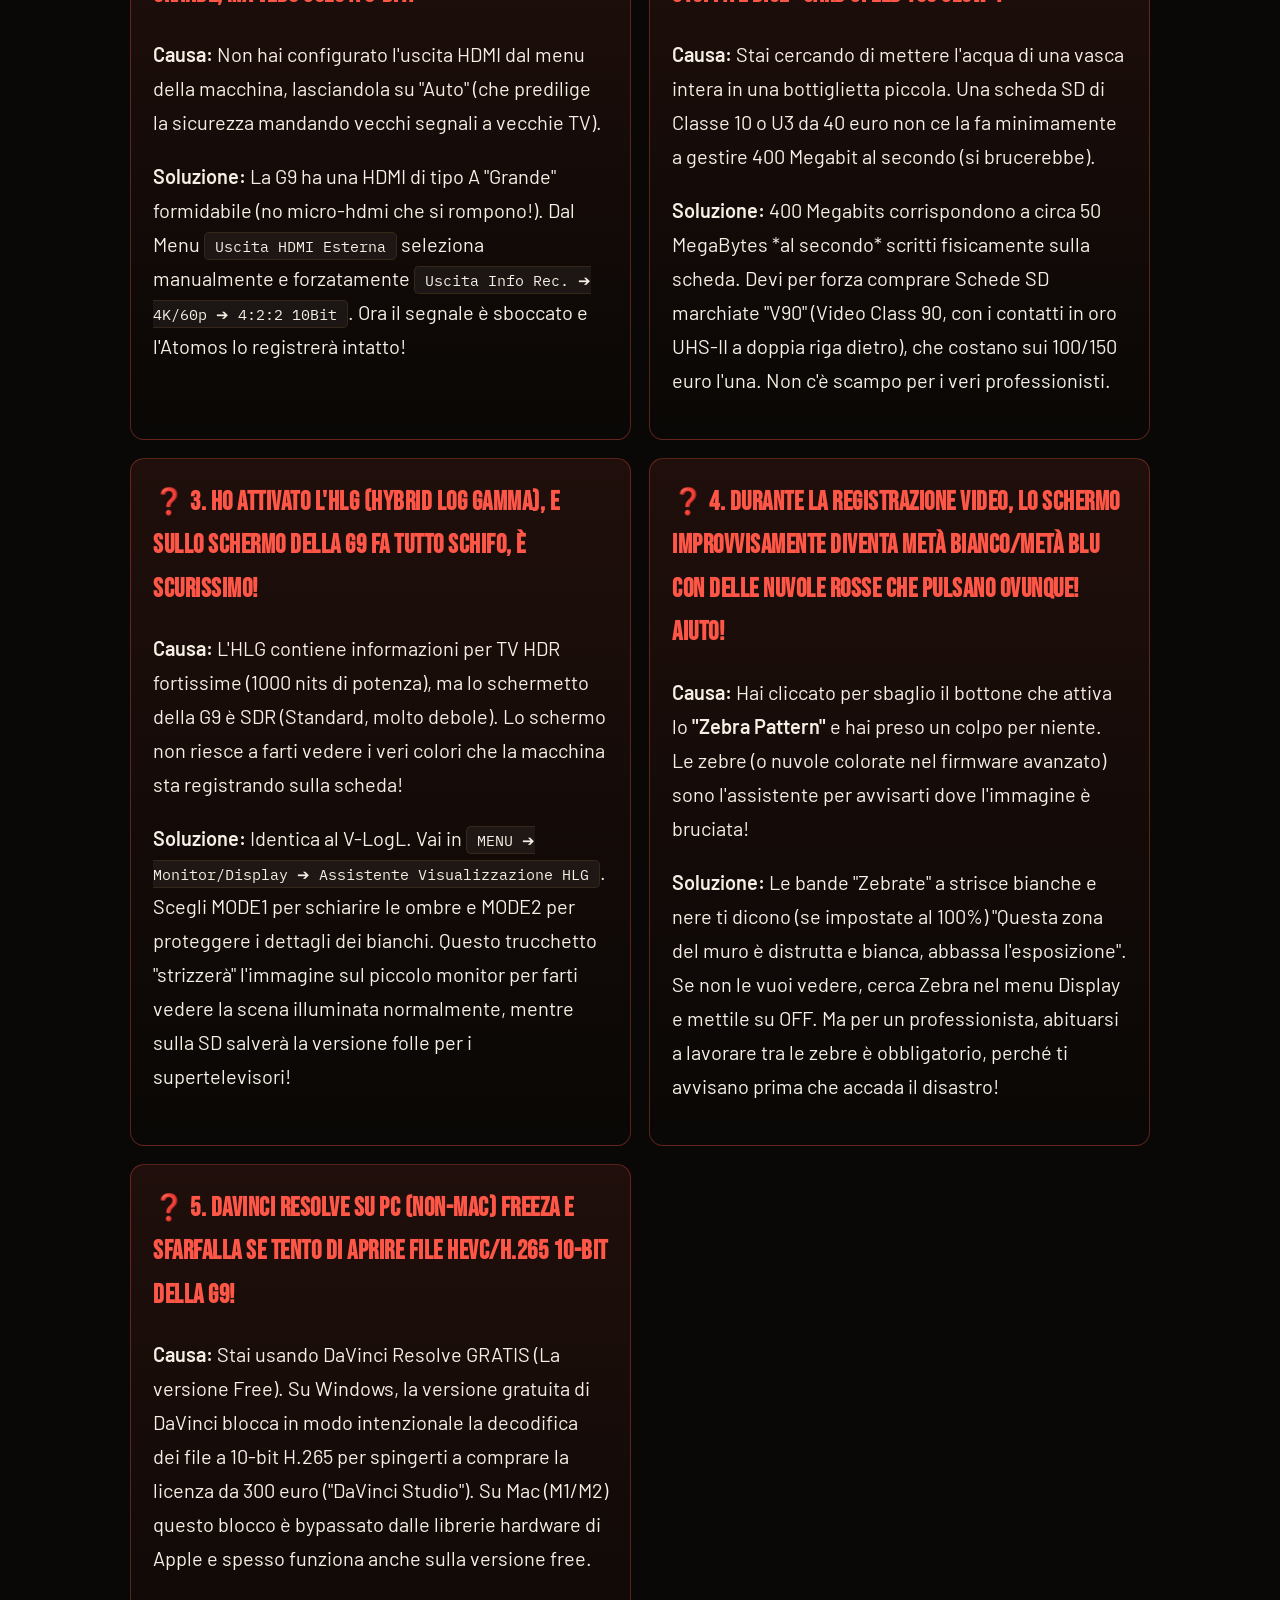
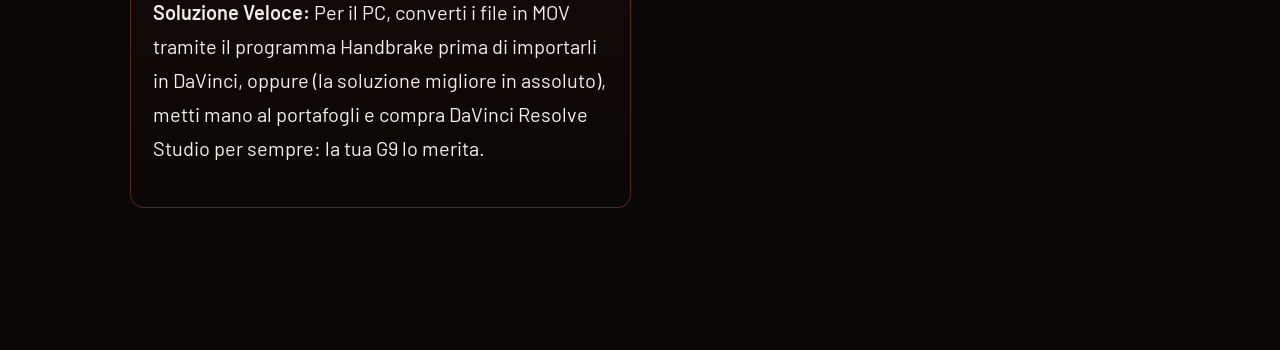
<file: 04-video-avanzato.html>
<!DOCTYPE html>
<html lang="it">
<head>
<meta charset="UTF-8">
<meta name="viewport" content="width=device-width, initial-scale=1.0">
<title>Video Avanzato - Panasonic G9 Ultimate Guide</title>
<link rel="preconnect" href="https://fonts.googleapis.com">
<link rel="preconnect" href="https://fonts.gstatic.com" crossorigin>
<link href="https://fonts.googleapis.com/css2?family=Bebas+Neue&family=Barlow:wght@300;400;500;600;700&family=IBM+Plex+Mono:wght@400;500;600&display=swap" rel="stylesheet">
<link rel="stylesheet" href="assets/style.css">
<script src="assets/script.js" defer></script>
<style>
  .toc { background: var(--bg-card); padding: 20px; border-radius: 12px; margin-bottom: 30px; border: 1px solid var(--border); }
  .toc h4 { margin-top: 0; color: var,(--gold); }
  .toc ul { list-style: none; padding-left: 0; margin-bottom: 0; }
  .toc li { margin-bottom: 8px; }
  .toc a { color: var(--text); text-decoration: none; font-weight: 500; }
  .toc a:hover { color: var(--teal); }
</style>
</head>
<body>

<div class="global-nav">
  <div class="global-nav-inner">
    <a href="index.html">🏠 Dashboard</a>
    <a href="01-introduzione.html">📸 Introduzione</a>
    <a href="02-fotografia.html">📷 Fotografia</a>
    <a href="03-video-base.html">🎬 Video Base</a>
    <a href="04-video-avanzato.html" class="active">🎥 Video Avanzato</a>
    <a href="05-movimento-fuoco.html">🏃 Movimento e Fuoco</a>
    <a href="06-funzioni-speciali.html">✨ Funzioni Speciali</a>
    <a href="07-intelligenza-artificiale.html">🤖 AI & Autofocus</a>
    <a href="08-cinema-masterclass.html">🍿 Cinema Masterclass</a>
  </div>
</div>

<div class="wrap">
  <section id="videoavanzato" class="page-section">
    <div class="sec-head"><span class="sec-num">04</span>
      <div><h2>Video Avanzato (Guida Estesa)</h2><span class="sub">10-Bit vs 8-Bit, HLG per HDR, Anamorfico e Master Pedestal</span></div>
    </div>

    <p class="lead">Entriamo nel territorio dove la G9 smette di essere una fotocamera e si trasforma in una macchina da presa di Hollywood. Non spaventarti per le sigle: ti spiegherò i concetti più difficili dell'industria video in modo semplice, come se fossimo al bar.</p>

    <div class="toc">
      <h4>Indice del Capitolo</h4>
      <ul>
        <li><a href="#bits">1. La Spugna dei Colori: 10-Bit vs 8-Bit (4:2:2 vs 4:2:0)</a></li>
        <li><a href="#codec">2. Codec: LongGOP (Pesante per PC) vs ALL-Intra (Perfetto)</a></li>
        <li><a href="#hlg">3. Cos'è HLG (Hybrid Log Gamma)? HDR reso semplice!</a></li>
        <li><a href="#anamorfico">4. Riprendere in Anamorfico: "Schiacciare" per avere le bande nere</a></li>
        <li><a href="#pedestal">5. Master Pedestal e Knee (Controlli da Telecamera TV)</a></li>
        <li><a href="#vlog">6. V-Log L: Vedere a colori con le LUT in Macchina</a></li>
        <li><a href="#troubleshooting">7. Troubleshooting (Risoluzione Problemi Estesa)</a></li>
      </ul>
    </div>

    <h3 id="bits" style="margin-top:40px; color:var(--amber);">1. La Spugna dei Colori: 10-Bit vs 8-Bit (e il 4:2:2)</h3>
    <p>Le videocamere "normali" salvano spazio sulla memoria buttando via miliardi di informazioni cromatiche. Noi non vogliamo farlo.</p>

    <div class="card neo">
      <span class="badge inter">Bit-Depth (La quantità di colori)</span>
      <p class="desc">Pensa all'immagine come a una scatola di pennarelli.</p>
      <ul class="dots">
        <li><strong>L'8-Bit</strong> (i video delle vacanze o dei vecchi cellulari) è una scatola da 16 milioni di pennarelli. Sembrano tantissimi, vero? Sbagliato! Se fotografi un cielo azzurro al tramonto, noterai delle orribili "striature" marcate tra il blu scuro e il blu chiaro, simili a dei cerchi concentrici ("Color Banding"). I colori si staccano nettamente invece di sfumare.</li>
        <li><strong>Il 10-Bit</strong> (Il Cinema) è una scatola da <strong>Oltre 1 Miliardo di pennarelli</strong>! Le transizioni e le sfumature di colore (specie sui volti umani) diventano cremose, perfette, reali come l'occhio umano. La G9 sblocca questa magia interna se selezioni nel menu le opzioni di registrazione in formato `MOV`.</li>
      </ul>
      <p class="desc" style="margin-top:15px;"><strong>Il Campionamento (4:2:0 vs 4:2:2):</strong><br>La fotocamera inganna l'occhio umano. Poiché siamo sensibili solo alla luminosità e non al colore, una macchina in "4:2:0" butta via metà del colore dei pixel dell'immagine per risparmiare spazio, lasciando solo la luminosità. Ma se al computer tenti di selezionare una maglietta blu per farla diventare rossa, i bordi risulteranno grigi o seghettati! Il formato <strong>4:2:2</strong> conserva il colore di tutti i pixel, raddoppiando le informazioni per il color grading o il Green Screen (quando vuoi "bucare" il video dietro di te).</p>
    </div>

    <h3 id="codec" style="margin-top:40px; color:var(--teal);">2. Codec: LongGOP (Pesante per PC) vs ALL-Intra (Perfetto)</h3>
    <p>Hai un PC molto potente ma quando metti il video in DaVinci Resolve o Premiere, questo lagga terribilmente e scatta? La colpa non è del tuo PC, ma del "Metodo di Compressione" (Codec) che hai usato sulla G9.</p>

    <div class="card crimson">
      <span class="badge pro">Compressione dei fotogrammi</span>
      <table class="tbl">
        <thead><tr><th>Tipo</th><th>Come funziona (Spiegazione Facile)</th><th>Spazio SD e Lavoro PC</th></tr></thead>
        <tbody>
          <tr><td><strong>LongGOP</strong><br>(es. 150 Mbps)</td><td>"Matematica pura". La fotocamera scatta una foto ogni tanto (Keyframe). Per tutti i fotogrammi di mezzo in cui la persona si muove, la macchina si rifiuta di scattare le foto e semplicemente <em>indovina i pixel con dei calcoli!</em></td><td>I file sono piccoli, risparmi memorie SD. MA il tuo povero computer, quando andrai a montarli, dovrà *ricalcolarsi tutta la matematica in tempo reale* per creare il video e impazzirà, scattando!</td></tr>
          <tr><td><strong>ALL-Intra</strong><br>(es. 400 Mbps)</td><td><strong>"Fotografie vere".</strong> Non c'è trucco e non c'è inganno. La G9 scatta 25 fotografie pure, singole e piene, e le incolla assieme in un secondo. Nessuna stima, nessun calcolo.</td><td>I file sono colossali (Riempiono una SD da 64GB in mezz'ora!). Ti serviranno SD costosissime V90. MA il tuo computer volerà, perché leggerà foto dopo foto senza dover fare nessuno sforzo per decodificarle!</td></tr>
        </tbody>
      </table>
    </div>

    <h3 id="hlg" style="margin-top:40px; color:var(--gold);">3. Cos'è HLG (Hybrid Log Gamma)? HDR reso semplice!</h3>
    <p>Tutti impazziscono per girare in "V-Log" logaritmico, ma dimenticano un profilo colore incredibile aggiunto da Panasonic chiamato <strong>HLG</strong> (Hybrid Log Gamma). Come suggerisce il nome (Creato dalla BBC inglese), è un profilo per l'HDR (High Dynamic Range).</p>

    <div class="dd">
      <div class="col do">
        <h5>✅ Perché usare l'HLG (In sintesi)</h5>
        <p>Hai mai visto quei video su Youtube che, se guardati dal cellulare moderno o dalle TV Oled, alzano automaticamente la luminosità del tuo schermo al massimo, rendendo il sole così accecante da sembrare vero? Quello è l'HDR.
        <br>L'HLG fa proprio questo: cattura ombre scurissime e bianchi fortissimi. Il bello dell'HLG rispetto al V-Log è che è "Cotto e mangiato". Se non sai colorare l'immagine con DaVinci Resolve e non hai tempo, seleziona HLG nel menu <em>Stile Foto</em>, metti il file su Premiere e fagli fare un export "Rec.2020 HDR": caricalo, e avrai un video esplosivo senza nessuno sforzo di color grading avanzato!</p>
      </div>
    </div>

    <h3 id="anamorfico" style="margin-top:40px; color:var(--ink);">4. Riprendere in Anamorfico (Le famose Bande Nere)</h3>
    <p>Come fanno a Hollywood ad avere video "larghissimi" e ovali? Tagliano un video normale mettendo due bande nere grosse sopra e sotto per finta? NO! Usano le *Lenti Anamorfiche*, obiettivi magici col vetro ovale che "spremono" molta più immagine ai lati dentro un sensore piccolissimo. (E poi fanno le famose strisce blu luminose come in Star Trek o nei film di J.J. Abrams!).</p>
    
    <div class="card neo">
      <span class="badge inter">Il Desqueeze Anamorfico in Macchina</span>
      <p class="desc">La G9 è una delle pochissime macchine al mondo a supportare queste costosissime lenti nativamente.</p>
      <ul class="dots">
        <li><strong>Il formato alto:</strong> Quando attacchi una Lente Anamorfica (es. Sirui), vai in <span class="km">MENU Video ➔ Formato Registrazione ➔ 6K / 4K Anamorfico (4:3)</span>. Il sensore non leggerà più solo un rettangolo schiacciato, ma leggerà in "altezza" tutti i megapixel. L'immagine però, sullo schermo, ti sembrerà orribilmente compressa, con la gente alta e magrissima!</li>
        <li><strong>La soluzione (Desqueeze):</strong> Vai in <span class="km">MENU Ingranaggio ➔ Monitor/Display ➔ Disp.Desqueeze Anamorfico</span>. Se la tua lente è un x1.33 o x2.0, selezionalo. BAM! Lo schermo della G9 istantaneamente allargherà l'immagine per fartela vedere proporzionata e larghissima (aggiungendo lei stessa delle finte bande nere temporanee in alto e in basso per farti capire cosa inquadri). Un set cinematografico nelle tue mani.</li>
      </ul>
    </div>

    <h3 id="pedestal" style="margin-top:40px; color:var(--teal);">5. Master Pedestal e Knee (Controlli da TV)</h3>
    <p>Ti capiterà di vedere, nell'ultima pagina del menu Video, le voci "Livello Master Pedestal" e "Luminosità/Ombre". Derivano dalle super-videocamere da telegiornale. Cosa fanno?</p>

    <div class="card amber">
      <span class="badge pro">La finezza delle ombre</span>
      <ul class="dots">
        <li><strong>Master Pedestal Level (Pedestallo Base):</strong> Stabilisce "quanto nero è il tuo nero" prima di registrare. Se lo metti a +15, i neri non saranno mai neri assoluti, ma si alzeranno diventando di un grigio lattiginoso (look vintage hipster). Se lo metti a -15, i neri diventeranno profondi e oscuri ("Crushed Blacks"). <em>Consiglio: lascialo a 0 se devi girare normalmente!</em></li>
        <li><strong>Curva del Ginocchio (Knee):</strong> Questa è una protezione. Quando il sole sta per bruciare e la zona bianca dell'immagine sta per "clippare" distruggendosi, la curva di ginocchio interviene curvando violentemente i pixel prima del 100%, sfumando l'esplosione per rendere la nuvola visibile e morbida.</li>
      </ul>
    </div>

    <h3 id="troubleshooting" style="margin-top:40px; color:var(--ink);">6. Troubleshooting Esteso (Risoluzione Problemi Frequenti)</h3>
    <div class="dd">
      <div class="col dont">
        <h5>❓ 1. Attacco un Atomos Ninja V all'uscita HDMI grande, ma vedo solo a 8-Bit!</h5>
        <p><strong>Causa:</strong> Non hai configurato l'uscita HDMI dal menu della macchina, lasciandola su "Auto" (che predilige la sicurezza mandando vecchi segnali a vecchie TV).</p>
        <p><strong>Soluzione:</strong> La G9 ha una HDMI di tipo A "Grande" formidabile (no micro-hdmi che si rompono!). Dal Menu <span class="km">Uscita HDMI Esterna</span> seleziona manualmente e forzatamente <span class="km">Uscita Info Rec. ➔ 4K/60p ➔ 4:2:2 10Bit</span>. Ora il segnale è sboccato e l'Atomos lo registrerà intatto!</p>
      </div>
      <div class="col dont">
        <h5>❓ 2. Quando uso "ALL-Intra" 400Mbps, il video si stoppa e dice "Card Speed too slow"!</h5>
        <p><strong>Causa:</strong> Stai cercando di mettere l'acqua di una vasca intera in una bottiglietta piccola. Una scheda SD di Classe 10 o U3 da 40 euro non ce la fa minimamente a gestire 400 Megabit al secondo (si brucerebbe).</p>
        <p><strong>Soluzione:</strong> 400 Megabits corrispondono a circa 50 MegaBytes *al secondo* scritti fisicamente sulla scheda. Devi per forza comprare Schede SD marchiate "V90" (Video Class 90, con i contatti in oro UHS-II a doppia riga dietro), che costano sui 100/150 euro l'una. Non c'è scampo per i veri professionisti.</p>
      </div>
      <div class="col dont">
        <h5>❓ 3. Ho attivato l'HLG (Hybrid Log Gamma), e sullo schermo della G9 fa tutto schifo, è scurissimo!</h5>
        <p><strong>Causa:</strong> L'HLG contiene informazioni per TV HDR fortissime (1000 nits di potenza), ma lo schermetto della G9 è SDR (Standard, molto debole). Lo schermo non riesce a farti vedere i veri colori che la macchina sta registrando sulla scheda!</p>
        <p><strong>Soluzione:</strong> Identica al V-LogL. Vai in <span class="km">MENU ➔ Monitor/Display ➔ Assistente Visualizzazione HLG</span>. Scegli MODE1 per schiarire le ombre e MODE2 per proteggere i dettagli dei bianchi. Questo trucchetto "strizzerà" l'immagine sul piccolo monitor per farti vedere la scena illuminata normalmente, mentre sulla SD salverà la versione folle per i supertelevisori!</p>
      </div>
      <div class="col dont">
        <h5>❓ 4. Durante la registrazione video, lo schermo improvvisamente diventa metà bianco/metà blu con delle nuvole rosse che pulsano ovunque! Aiuto!</h5>
        <p><strong>Causa:</strong> Hai cliccato per sbaglio il bottone che attiva lo <strong>"Zebra Pattern"</strong> e hai preso un colpo per niente. Le zebre (o nuvole colorate nel firmware avanzato) sono l'assistente per avvisarti dove l'immagine è bruciata!</p>
        <p><strong>Soluzione:</strong> Le bande "Zebrate" a strisce bianche e nere ti dicono (se impostate al 100%) "Questa zona del muro è distrutta e bianca, abbassa l'esposizione". Se non le vuoi vedere, cerca Zebra nel menu Display e mettile su OFF. Ma per un professionista, abituarsi a lavorare tra le zebre è obbligatorio, perché ti avvisano prima che accada il disastro!</p>
      </div>
      <div class="col dont">
        <h5>❓ 5. DaVinci Resolve su PC (non-Mac) freeza e sfarfalla se tento di aprire file HEVC/H.265 10-Bit della G9!</h5>
        <p><strong>Causa:</strong> Stai usando DaVinci Resolve GRATIS (La versione Free). Su Windows, la versione gratuita di DaVinci blocca in modo intenzionale la decodifica dei file a 10-bit H.265 per spingerti a comprare la licenza da 300 euro ("DaVinci Studio"). Su Mac (M1/M2) questo blocco è bypassato dalle librerie hardware di Apple e spesso funziona anche sulla versione free.</p>
        <p><strong>Soluzione Veloce:</strong> Per il PC, converti i file in MOV tramite il programma Handbrake prima di importarli in DaVinci, oppure (la soluzione migliore in assoluto), metti mano al portafogli e compra DaVinci Resolve Studio per sempre: la tua G9 lo merita.</p>
      </div>
    </div>

  </section>
</div>

<button id="themeBtn" aria-label="Cambia tema">
  <div class="swatch"></div>
  <span class="lbl-name">Cinema</span>
</button>

</body>
</html>
</file>
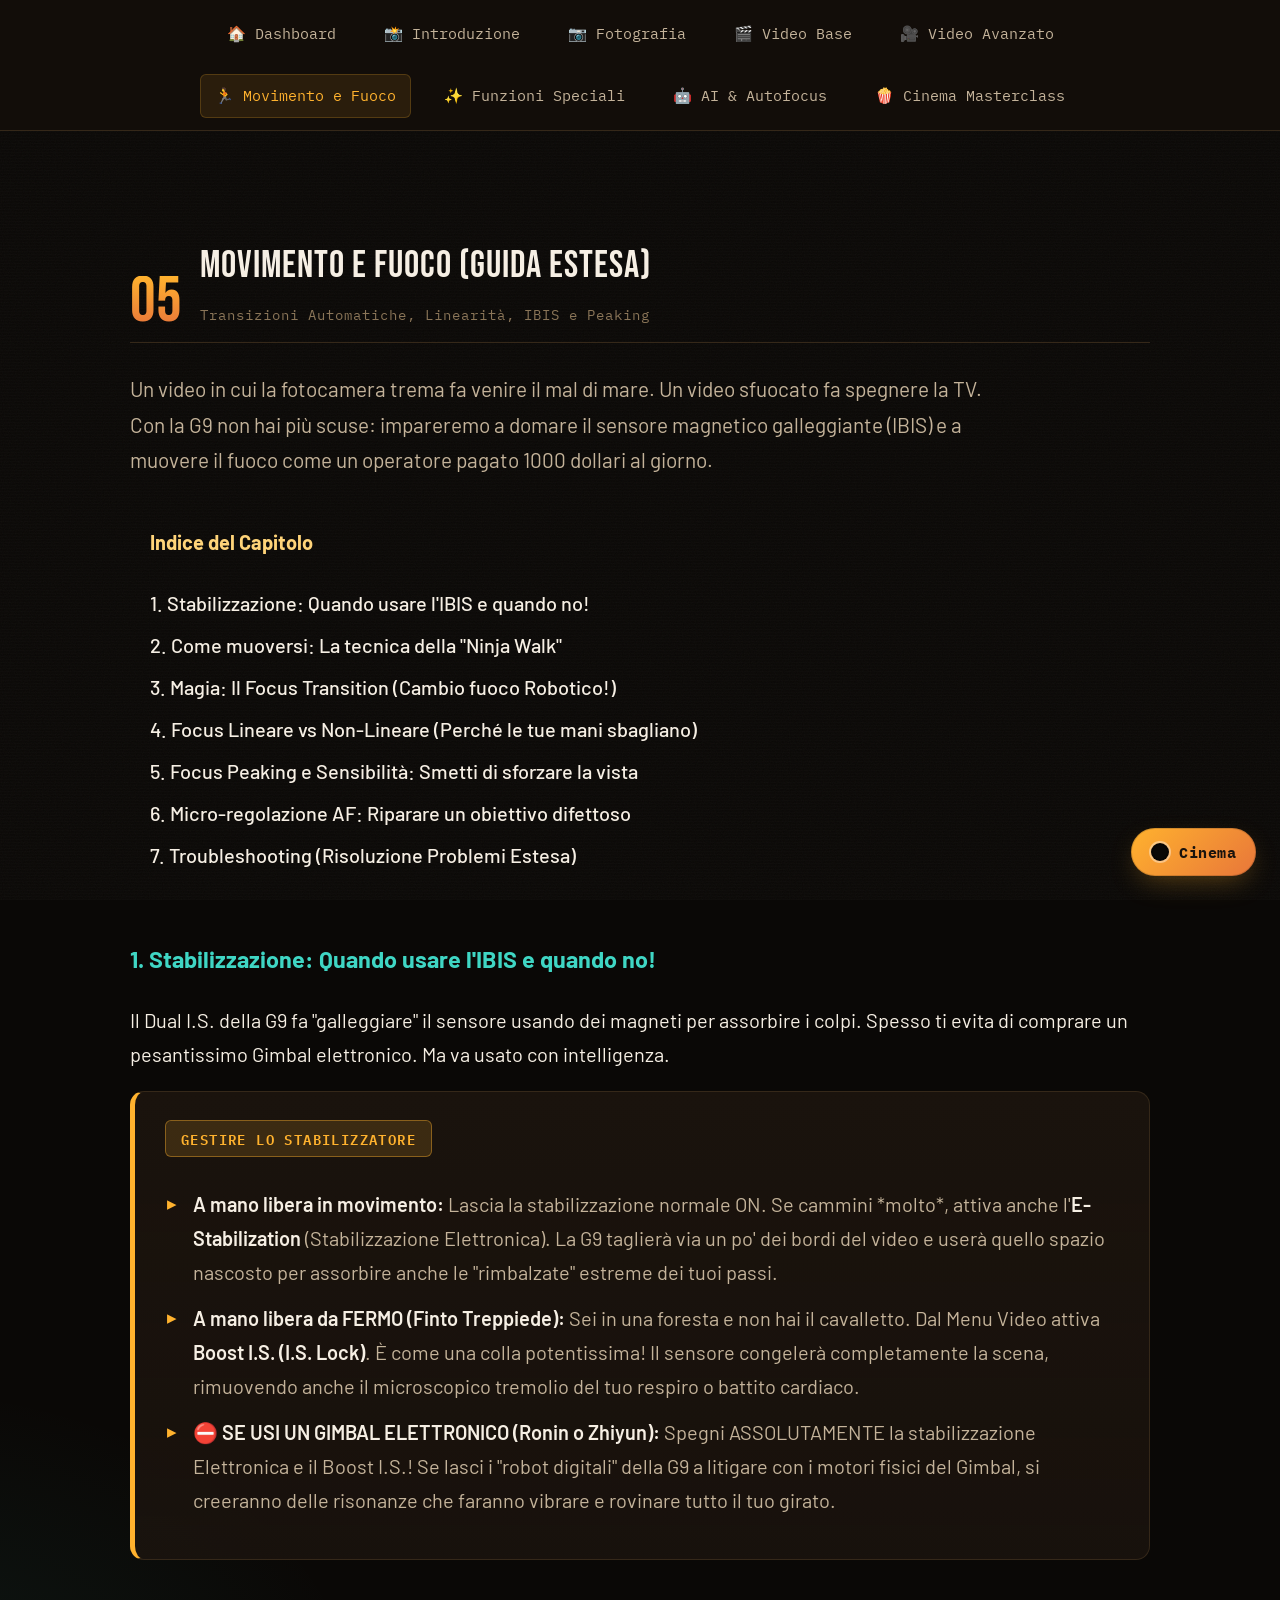
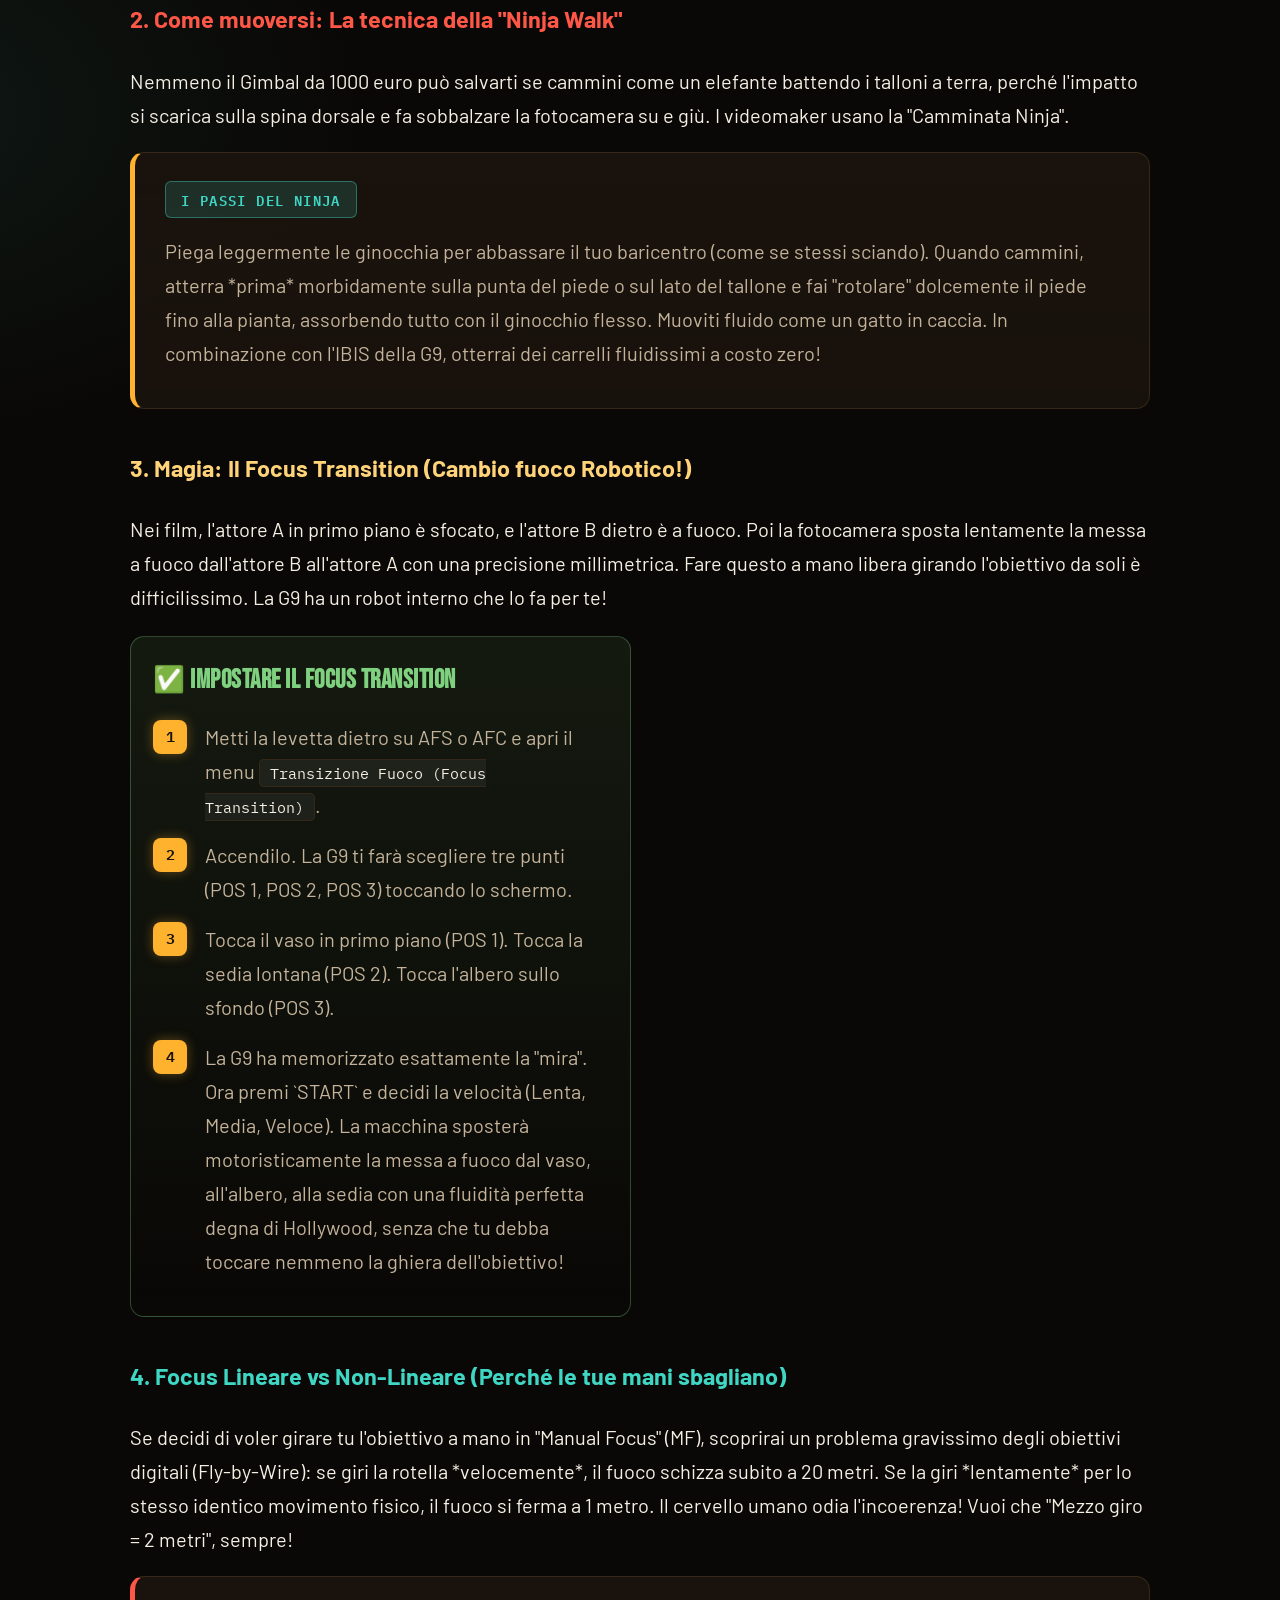
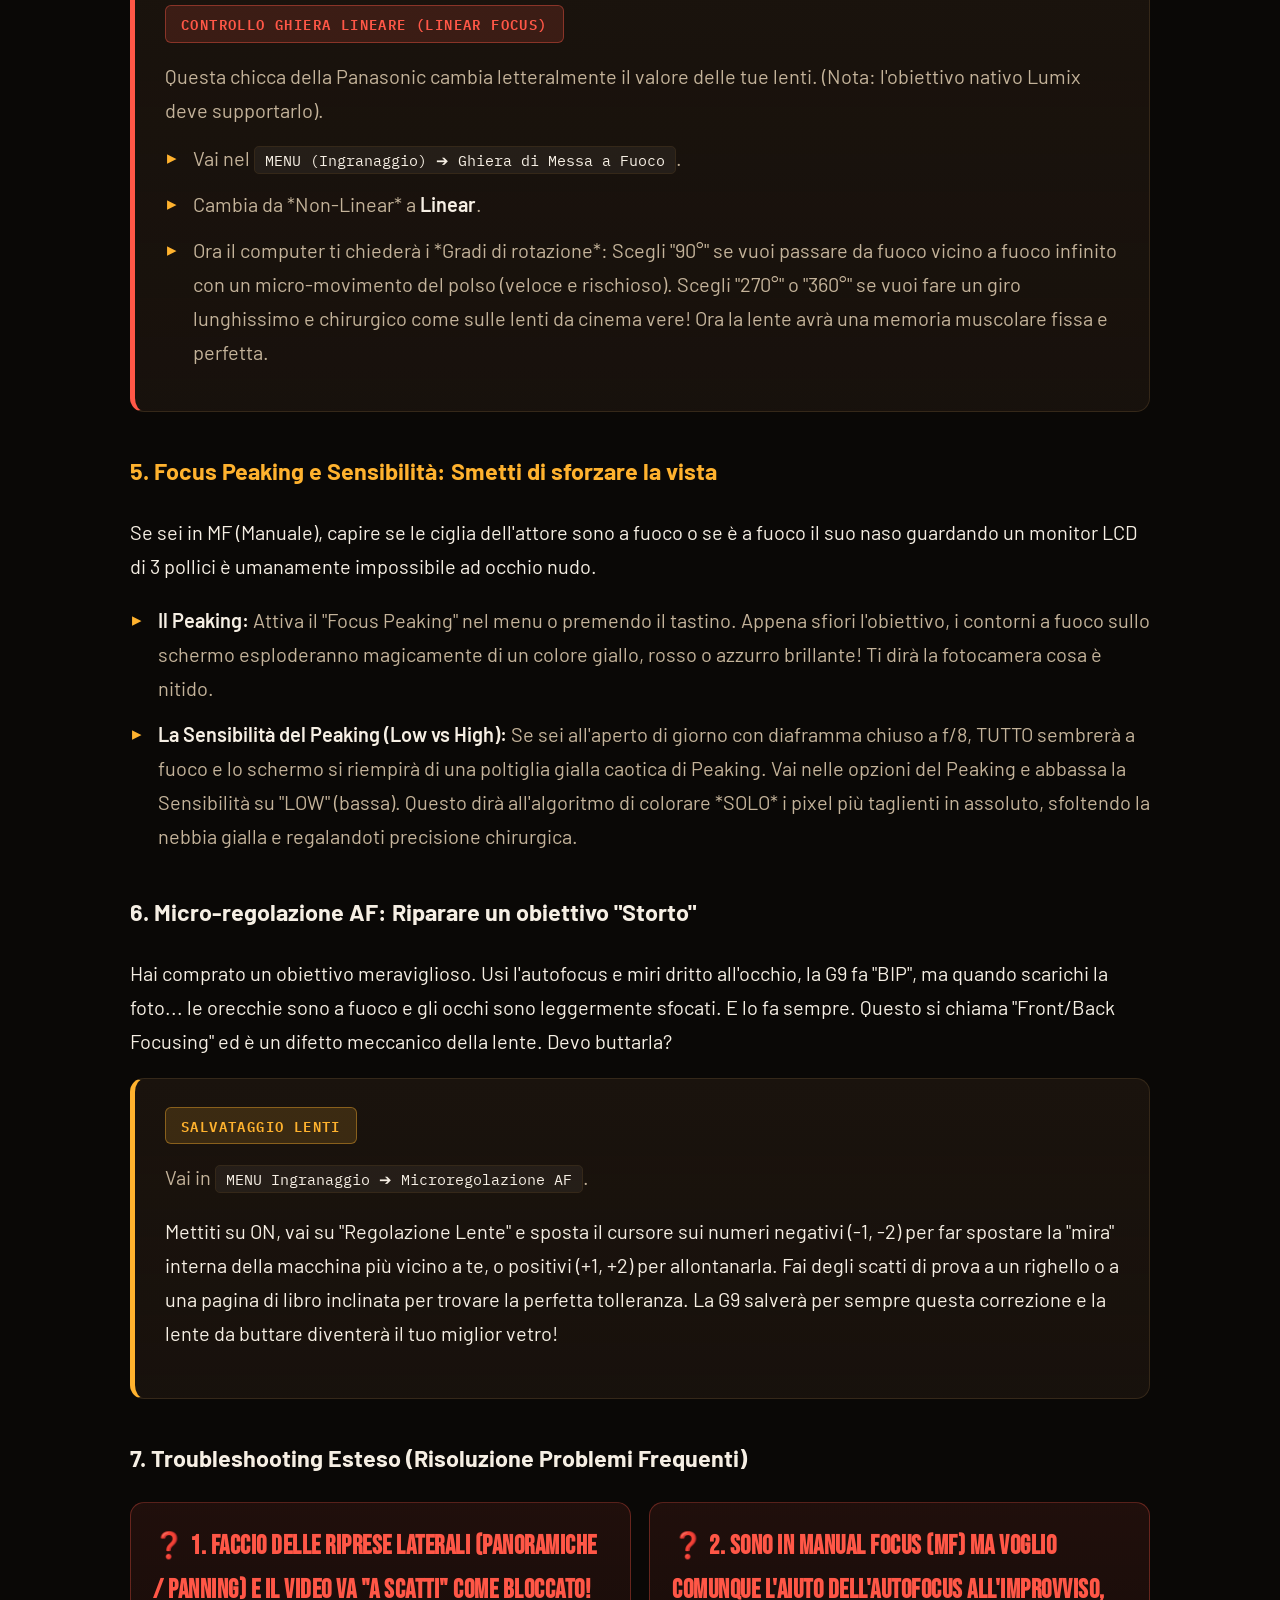
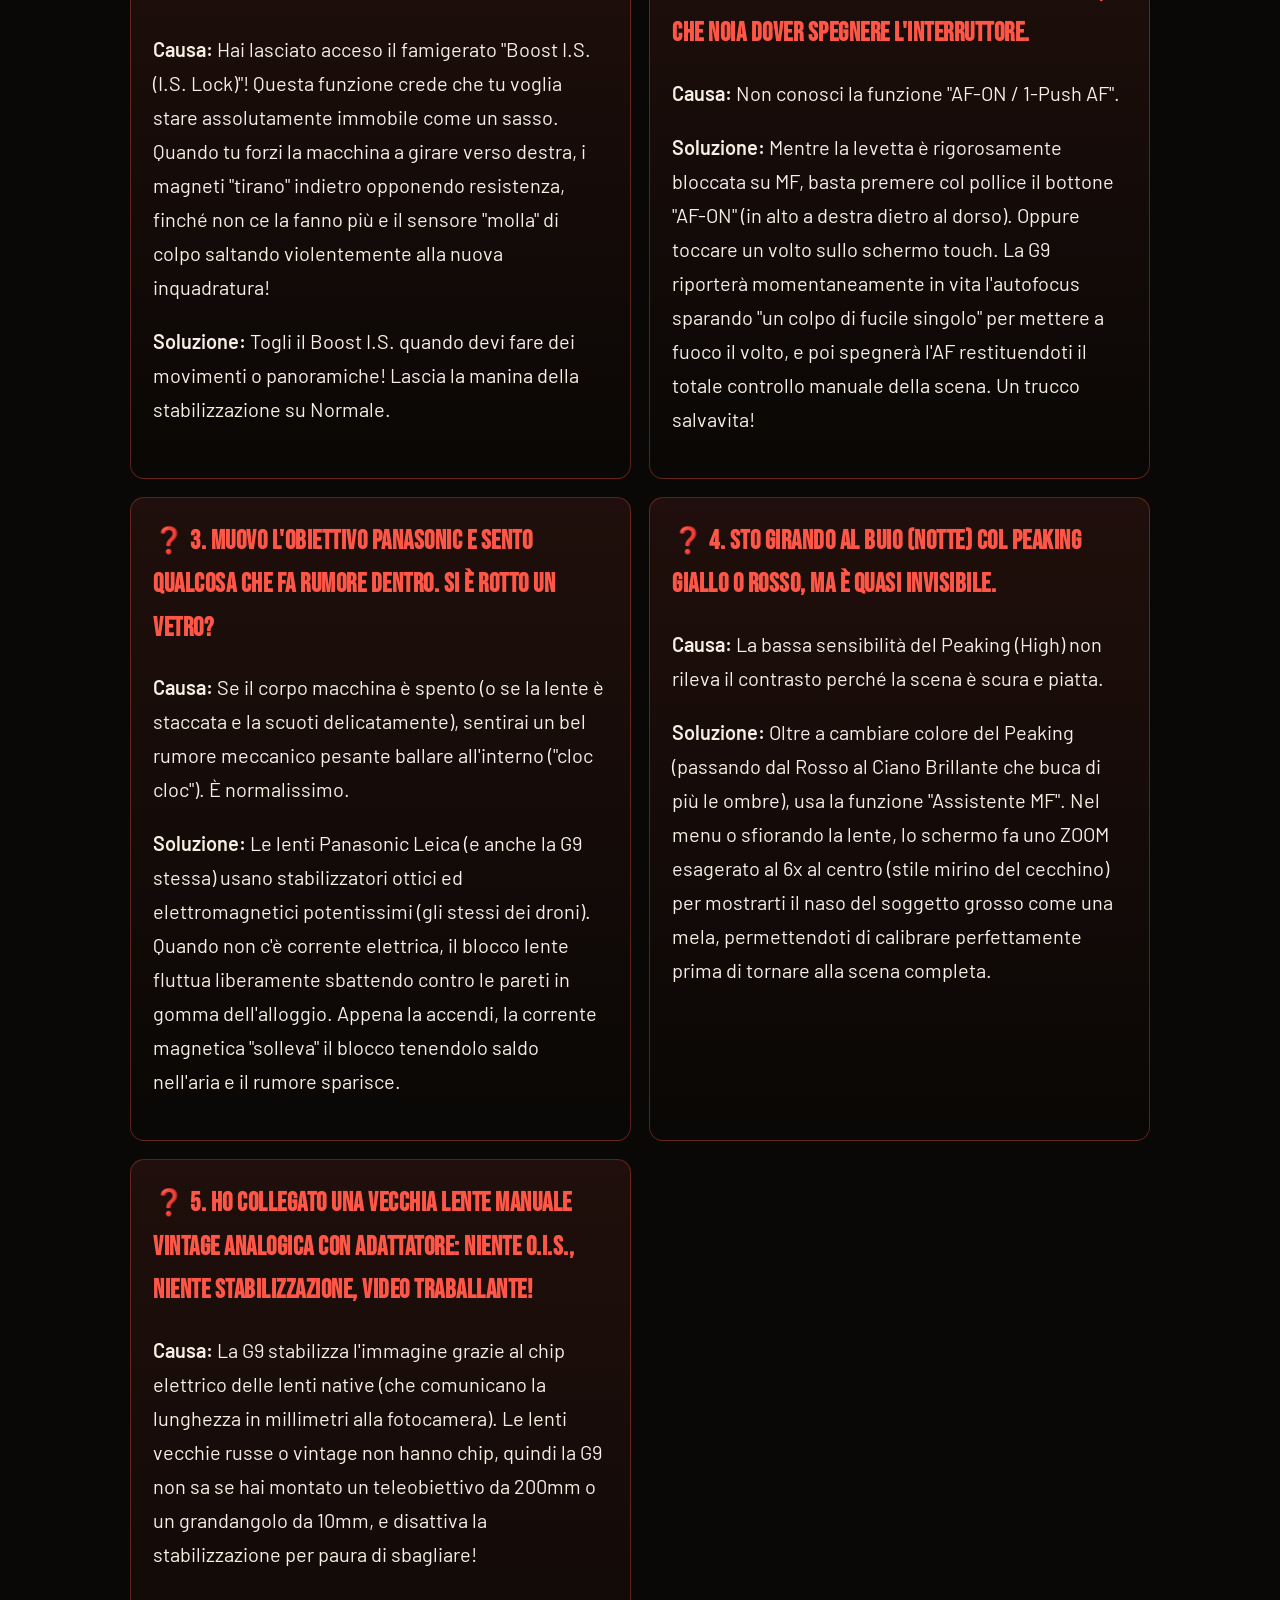
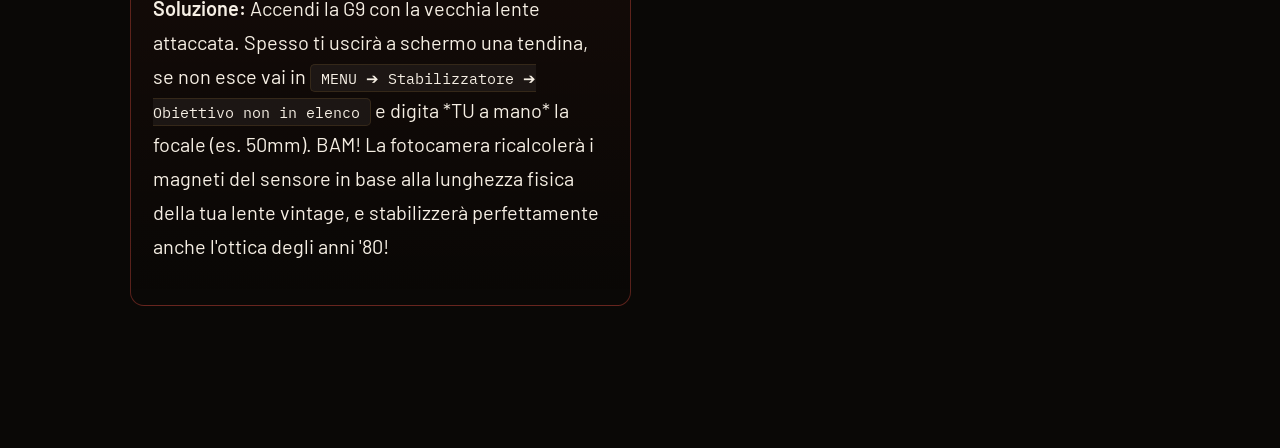
<file: 05-movimento-fuoco.html>
<!DOCTYPE html>
<html lang="it">
<head>
<meta charset="UTF-8">
<meta name="viewport" content="width=device-width, initial-scale=1.0">
<title>Movimento e Fuoco - Panasonic G9 Ultimate Guide</title>
<link rel="preconnect" href="https://fonts.googleapis.com">
<link rel="preconnect" href="https://fonts.gstatic.com" crossorigin>
<link href="https://fonts.googleapis.com/css2?family=Bebas+Neue&family=Barlow:wght@300;400;500;600;700&family=IBM+Plex+Mono:wght@400;500;600&display=swap" rel="stylesheet">
<link rel="stylesheet" href="assets/style.css">
<script src="assets/script.js" defer></script>
<style>
  .toc { background: var(--bg-card); padding: 20px; border-radius: 12px; margin-bottom: 30px; border: 1px solid var(--border); }
  .toc h4 { margin-top: 0; color: var(--gold); }
  .toc ul { list-style: none; padding-left: 0; margin-bottom: 0; }
  .toc li { margin-bottom: 8px; }
  .toc a { color: var(--text); text-decoration: none; font-weight: 500; }
  .toc a:hover { color: var(--teal); }
</style>
</head>
<body>

<div class="global-nav">
  <div class="global-nav-inner">
    <a href="index.html">🏠 Dashboard</a>
    <a href="01-introduzione.html">📸 Introduzione</a>
    <a href="02-fotografia.html">📷 Fotografia</a>
    <a href="03-video-base.html">🎬 Video Base</a>
    <a href="04-video-avanzato.html">🎥 Video Avanzato</a>
    <a href="05-movimento-fuoco.html" class="active">🏃 Movimento e Fuoco</a>
    <a href="06-funzioni-speciali.html">✨ Funzioni Speciali</a>
    <a href="07-intelligenza-artificiale.html">🤖 AI & Autofocus</a>
    <a href="08-cinema-masterclass.html">🍿 Cinema Masterclass</a>
  </div>
</div>

<div class="wrap">
  <section id="movimentofuoco" class="page-section">
    <div class="sec-head"><span class="sec-num">05</span>
      <div><h2>Movimento e Fuoco (Guida Estesa)</h2><span class="sub">Transizioni Automatiche, Linearità, IBIS e Peaking</span></div>
    </div>

    <p class="lead">Un video in cui la fotocamera trema fa venire il mal di mare. Un video sfuocato fa spegnere la TV. Con la G9 non hai più scuse: impareremo a domare il sensore magnetico galleggiante (IBIS) e a muovere il fuoco come un operatore pagato 1000 dollari al giorno.</p>

    <div class="toc">
      <h4>Indice del Capitolo</h4>
      <ul>
        <li><a href="#gimbal">1. Stabilizzazione: Quando usare l'IBIS e quando no!</a></li>
        <li><a href="#tecniche">2. Come muoversi: La tecnica della "Ninja Walk"</a></li>
        <li><a href="#transition">3. Magia: Il Focus Transition (Cambio fuoco Robotico!)</a></li>
        <li><a href="#linear">4. Focus Lineare vs Non-Lineare (Perché le tue mani sbagliano)</a></li>
        <li><a href="#peaking">5. Focus Peaking e Sensibilità: Smetti di sforzare la vista</a></li>
        <li><a href="#calibrazione">6. Micro-regolazione AF: Riparare un obiettivo difettoso</a></li>
        <li><a href="#troubleshooting">7. Troubleshooting (Risoluzione Problemi Estesa)</a></li>
      </ul>
    </div>

    <h3 id="gimbal" style="margin-top:40px; color:var(--teal);">1. Stabilizzazione: Quando usare l'IBIS e quando no!</h3>
    <p>Il Dual I.S. della G9 fa "galleggiare" il sensore usando dei magneti per assorbire i colpi. Spesso ti evita di comprare un pesantissimo Gimbal elettronico. Ma va usato con intelligenza.</p>
    
    <div class="card amber">
      <span class="badge inter">Gestire lo Stabilizzatore</span>
      <ul class="dots">
        <li><strong>A mano libera in movimento:</strong> Lascia la stabilizzazione normale ON. Se cammini *molto*, attiva anche l'<strong>E-Stabilization</strong> (Stabilizzazione Elettronica). La G9 taglierà via un po' dei bordi del video e userà quello spazio nascosto per assorbire anche le "rimbalzate" estreme dei tuoi passi.</li>
        <li><strong>A mano libera da FERMO (Finto Treppiede):</strong> Sei in una foresta e non hai il cavalletto. Dal Menu Video attiva <strong>Boost I.S. (I.S. Lock)</strong>. È come una colla potentissima! Il sensore congelerà completamente la scena, rimuovendo anche il microscopico tremolio del tuo respiro o battito cardiaco.</li>
        <li><strong>⛔ SE USI UN GIMBAL ELETTRONICO (Ronin o Zhiyun):</strong> Spegni ASSOLUTAMENTE la stabilizzazione Elettronica e il Boost I.S.! Se lasci i "robot digitali" della G9 a litigare con i motori fisici del Gimbal, si creeranno delle risonanze che faranno vibrare e rovinare tutto il tuo girato.</li>
      </ul>
    </div>

    <h3 id="tecniche" style="margin-top:40px; color:var(--crimson);">2. Come muoversi: La tecnica della "Ninja Walk"</h3>
    <p>Nemmeno il Gimbal da 1000 euro può salvarti se cammini come un elefante battendo i talloni a terra, perché l'impatto si scarica sulla spina dorsale e fa sobbalzare la fotocamera su e giù. I videomaker usano la "Camminata Ninja".</p>

    <div class="card neo">
      <span class="badge all">I passi del Ninja</span>
      <p class="desc">Piega leggermente le ginocchia per abbassare il tuo baricentro (come se stessi sciando). Quando cammini, atterra *prima* morbidamente sulla punta del piede o sul lato del tallone e fai "rotolare" dolcemente il piede fino alla pianta, assorbendo tutto con il ginocchio flesso. Muoviti fluido come un gatto in caccia. In combinazione con l'IBIS della G9, otterrai dei carrelli fluidissimi a costo zero!</p>
    </div>

    <h3 id="transition" style="margin-top:40px; color:var(--gold);">3. Magia: Il Focus Transition (Cambio fuoco Robotico!)</h3>
    <p>Nei film, l'attore A in primo piano è sfocato, e l'attore B dietro è a fuoco. Poi la fotocamera sposta lentamente la messa a fuoco dall'attore B all'attore A con una precisione millimetrica. Fare questo a mano libera girando l'obiettivo da soli è difficilissimo. La G9 ha un robot interno che lo fa per te!</p>
    
    <div class="dd">
      <div class="col do">
        <h5>✅ Impostare il Focus Transition</h5>
        <ol class="steps">
          <li>Metti la levetta dietro su AFS o AFC e apri il menu <span class="km">Transizione Fuoco (Focus Transition)</span>.</li>
          <li>Accendilo. La G9 ti farà scegliere tre punti (POS 1, POS 2, POS 3) toccando lo schermo.</li>
          <li>Tocca il vaso in primo piano (POS 1). Tocca la sedia lontana (POS 2). Tocca l'albero sullo sfondo (POS 3).</li>
          <li>La G9 ha memorizzato esattamente la "mira". Ora premi `START` e decidi la velocità (Lenta, Media, Veloce). La macchina sposterà motoristicamente la messa a fuoco dal vaso, all'albero, alla sedia con una fluidità perfetta degna di Hollywood, senza che tu debba toccare nemmeno la ghiera dell'obiettivo!</li>
        </ol>
      </div>
    </div>

    <h3 id="linear" style="margin-top:40px; color:var(--teal);">4. Focus Lineare vs Non-Lineare (Perché le tue mani sbagliano)</h3>
    <p>Se decidi di voler girare tu l'obiettivo a mano in "Manual Focus" (MF), scoprirai un problema gravissimo degli obiettivi digitali (Fly-by-Wire): se giri la rotella *velocemente*, il fuoco schizza subito a 20 metri. Se la giri *lentamente* per lo stesso identico movimento fisico, il fuoco si ferma a 1 metro. Il cervello umano odia l'incoerenza! Vuoi che "Mezzo giro = 2 metri", sempre!</p>

    <div class="card crimson">
      <span class="badge pro">Controllo Ghiera Lineare (Linear Focus)</span>
      <p class="desc">Questa chicca della Panasonic cambia letteralmente il valore delle tue lenti. (Nota: l'obiettivo nativo Lumix deve supportarlo).</p>
      <ul class="dots">
        <li>Vai nel <span class="km">MENU (Ingranaggio) ➔ Ghiera di Messa a Fuoco</span>.</li>
        <li>Cambia da *Non-Linear* a <strong>Linear</strong>.</li>
        <li>Ora il computer ti chiederà i *Gradi di rotazione*: Scegli "90°" se vuoi passare da fuoco vicino a fuoco infinito con un micro-movimento del polso (veloce e rischioso). Scegli "270°" o "360°" se vuoi fare un giro lunghissimo e chirurgico come sulle lenti da cinema vere! Ora la lente avrà una memoria muscolare fissa e perfetta.</li>
      </ul>
    </div>

    <h3 id="peaking" style="margin-top:40px; color:var(--amber);">5. Focus Peaking e Sensibilità: Smetti di sforzare la vista</h3>
    <p>Se sei in MF (Manuale), capire se le ciglia dell'attore sono a fuoco o se è a fuoco il suo naso guardando un monitor LCD di 3 pollici è umanamente impossibile ad occhio nudo.</p>
    
    <ul class="dots">
      <li><strong>Il Peaking:</strong> Attiva il "Focus Peaking" nel menu o premendo il tastino. Appena sfiori l'obiettivo, i contorni a fuoco sullo schermo esploderanno magicamente di un colore giallo, rosso o azzurro brillante! Ti dirà la fotocamera cosa è nitido.</li>
      <li><strong>La Sensibilità del Peaking (Low vs High):</strong> Se sei all'aperto di giorno con diaframma chiuso a f/8, TUTTO sembrerà a fuoco e lo schermo si riempirà di una poltiglia gialla caotica di Peaking. Vai nelle opzioni del Peaking e abbassa la Sensibilità su "LOW" (bassa). Questo dirà all'algoritmo di colorare *SOLO* i pixel più taglienti in assoluto, sfoltendo la nebbia gialla e regalandoti precisione chirurgica.</li>
    </ul>

    <h3 id="calibrazione" style="margin-top:40px; color:var(--ink);">6. Micro-regolazione AF: Riparare un obiettivo "Storto"</h3>
    <p>Hai comprato un obiettivo meraviglioso. Usi l'autofocus e miri dritto all'occhio, la G9 fa "BIP", ma quando scarichi la foto... le orecchie sono a fuoco e gli occhi sono leggermente sfocati. E lo fa sempre. Questo si chiama "Front/Back Focusing" ed è un difetto meccanico della lente. Devo buttarla?</p>
    <div class="card neo">
      <span class="badge inter">Salvataggio lenti</span>
      <p class="desc">Vai in <span class="km">MENU Ingranaggio ➔ Microregolazione AF</span>.</p>
      <p>Mettiti su ON, vai su "Regolazione Lente" e sposta il cursore sui numeri negativi (-1, -2) per far spostare la "mira" interna della macchina più vicino a te, o positivi (+1, +2) per allontanarla. Fai degli scatti di prova a un righello o a una pagina di libro inclinata per trovare la perfetta tolleranza. La G9 salverà per sempre questa correzione e la lente da buttare diventerà il tuo miglior vetro!</p>
    </div>

    <h3 id="troubleshooting" style="margin-top:40px; color:var(--ink);">7. Troubleshooting Esteso (Risoluzione Problemi Frequenti)</h3>
    <div class="dd">
      <div class="col dont">
        <h5>❓ 1. Faccio delle riprese laterali (panoramiche / panning) e il video va "a scatti" come bloccato!</h5>
        <p><strong>Causa:</strong> Hai lasciato acceso il famigerato "Boost I.S. (I.S. Lock)"! Questa funzione crede che tu voglia stare assolutamente immobile come un sasso. Quando tu forzi la macchina a girare verso destra, i magneti "tirano" indietro opponendo resistenza, finché non ce la fanno più e il sensore "molla" di colpo saltando violentemente alla nuova inquadratura!</p>
        <p><strong>Soluzione:</strong> Togli il Boost I.S. quando devi fare dei movimenti o panoramiche! Lascia la manina della stabilizzazione su Normale.</p>
      </div>
      <div class="col dont">
        <h5>❓ 2. Sono in Manual Focus (MF) ma voglio comunque l'aiuto dell'Autofocus all'improvviso, che noia dover spegnere l'interruttore.</h5>
        <p><strong>Causa:</strong> Non conosci la funzione "AF-ON / 1-Push AF".</p>
        <p><strong>Soluzione:</strong> Mentre la levetta è rigorosamente bloccata su MF, basta premere col pollice il bottone "AF-ON" (in alto a destra dietro al dorso). Oppure toccare un volto sullo schermo touch. La G9 riporterà momentaneamente in vita l'autofocus sparando "un colpo di fucile singolo" per mettere a fuoco il volto, e poi spegnerà l'AF restituendoti il totale controllo manuale della scena. Un trucco salvavita!</p>
      </div>
      <div class="col dont">
        <h5>❓ 3. Muovo l'obiettivo Panasonic e sento qualcosa che fa rumore dentro. Si è rotto un vetro?</h5>
        <p><strong>Causa:</strong> Se il corpo macchina è spento (o se la lente è staccata e la scuoti delicatamente), sentirai un bel rumore meccanico pesante ballare all'interno ("cloc cloc"). È normalissimo.</p>
        <p><strong>Soluzione:</strong> Le lenti Panasonic Leica (e anche la G9 stessa) usano stabilizzatori ottici ed elettromagnetici potentissimi (gli stessi dei droni). Quando non c'è corrente elettrica, il blocco lente fluttua liberamente sbattendo contro le pareti in gomma dell'alloggio. Appena la accendi, la corrente magnetica "solleva" il blocco tenendolo saldo nell'aria e il rumore sparisce.</p>
      </div>
      <div class="col dont">
        <h5>❓ 4. Sto girando al buio (notte) col Peaking Giallo o Rosso, ma è quasi invisibile.</h5>
        <p><strong>Causa:</strong> La bassa sensibilità del Peaking (High) non rileva il contrasto perché la scena è scura e piatta.</p>
        <p><strong>Soluzione:</strong> Oltre a cambiare colore del Peaking (passando dal Rosso al Ciano Brillante che buca di più le ombre), usa la funzione "Assistente MF". Nel menu o sfiorando la lente, lo schermo fa uno ZOOM esagerato al 6x al centro (stile mirino del cecchino) per mostrarti il naso del soggetto grosso come una mela, permettendoti di calibrare perfettamente prima di tornare alla scena completa.</p>
      </div>
      <div class="col dont">
        <h5>❓ 5. Ho collegato una vecchia lente manuale Vintage analogica con adattatore: niente O.I.S., niente stabilizzazione, video traballante!</h5>
        <p><strong>Causa:</strong> La G9 stabilizza l'immagine grazie al chip elettrico delle lenti native (che comunicano la lunghezza in millimetri alla fotocamera). Le lenti vecchie russe o vintage non hanno chip, quindi la G9 non sa se hai montato un teleobiettivo da 200mm o un grandangolo da 10mm, e disattiva la stabilizzazione per paura di sbagliare!</p>
        <p><strong>Soluzione:</strong> Accendi la G9 con la vecchia lente attaccata. Spesso ti uscirà a schermo una tendina, se non esce vai in <span class="km">MENU ➔ Stabilizzatore ➔ Obiettivo non in elenco</span> e digita *TU a mano* la focale (es. 50mm). BAM! La fotocamera ricalcolerà i magneti del sensore in base alla lunghezza fisica della tua lente vintage, e stabilizzerà perfettamente anche l'ottica degli anni '80!</p>
      </div>
    </div>

  </section>
</div>

<button id="themeBtn" aria-label="Cambia tema">
  <div class="swatch"></div>
  <span class="lbl-name">Cinema</span>
</button>

</body>
</html>
</file>
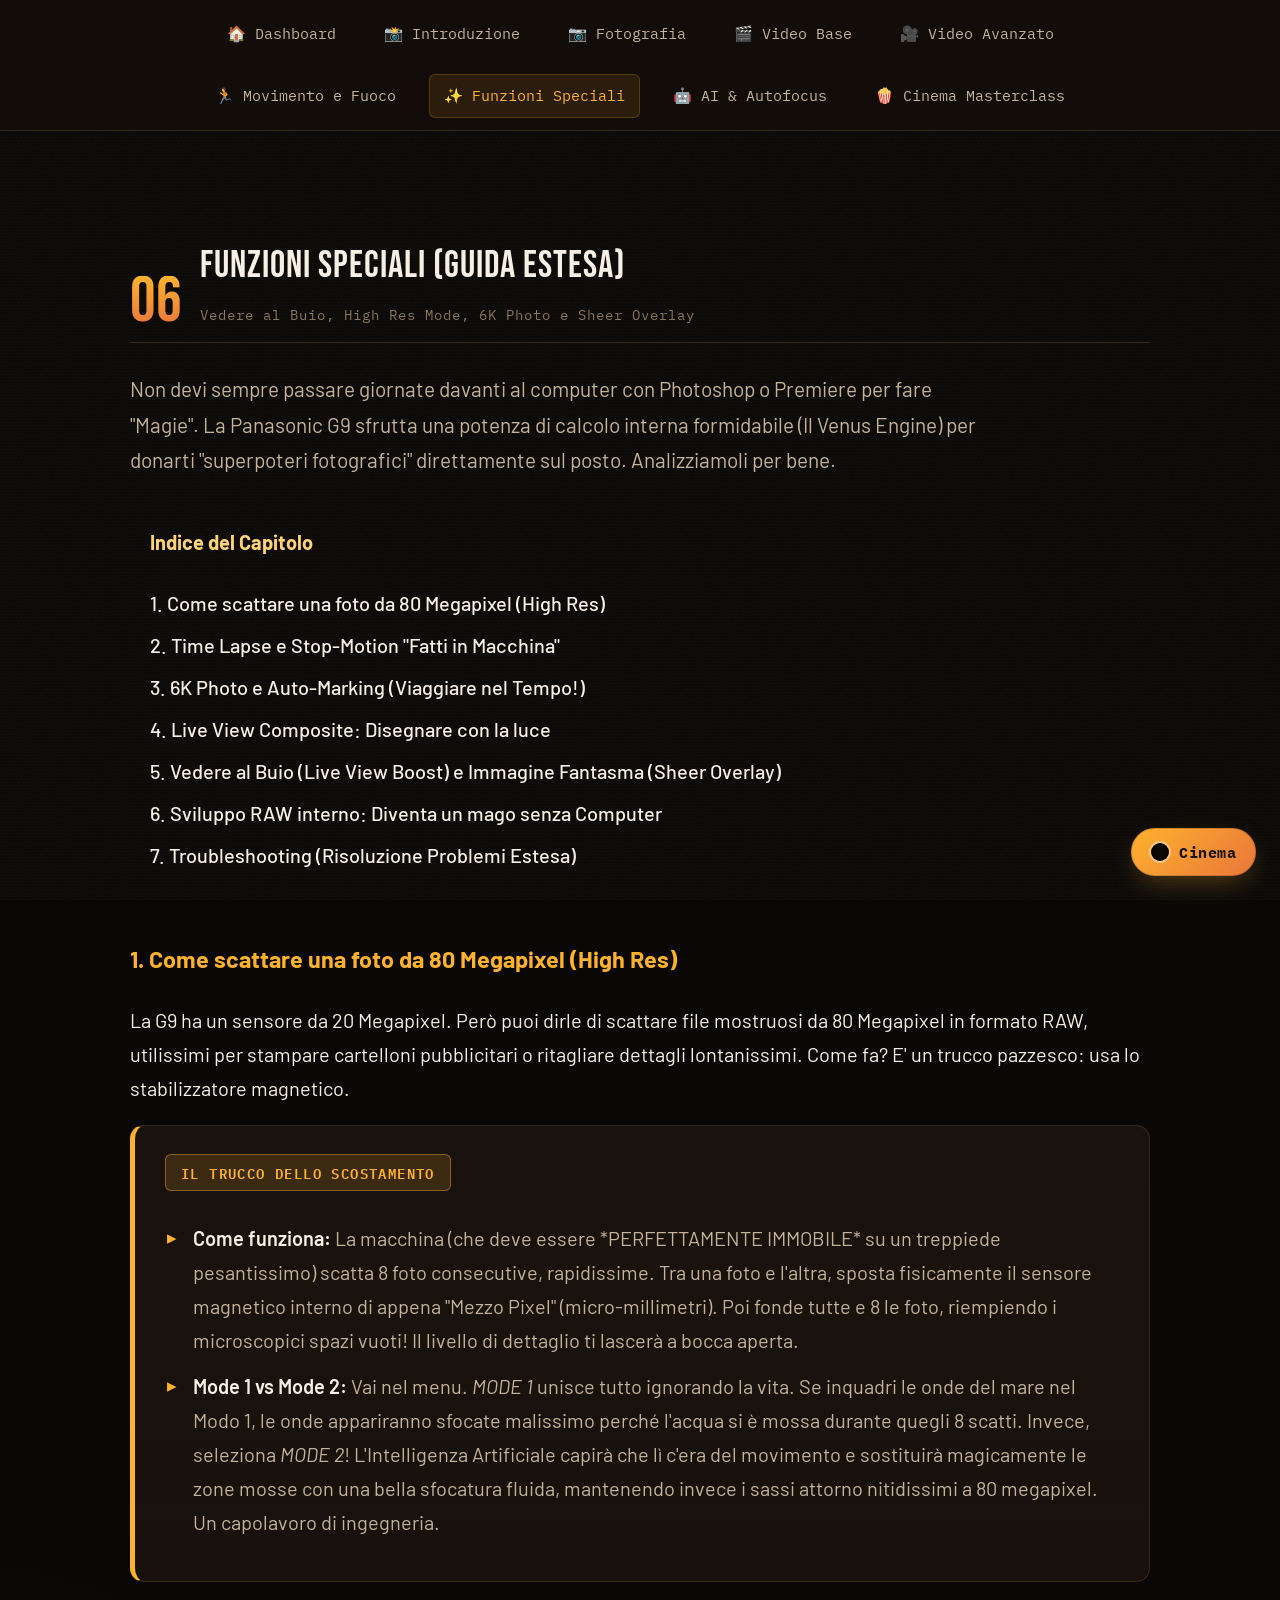
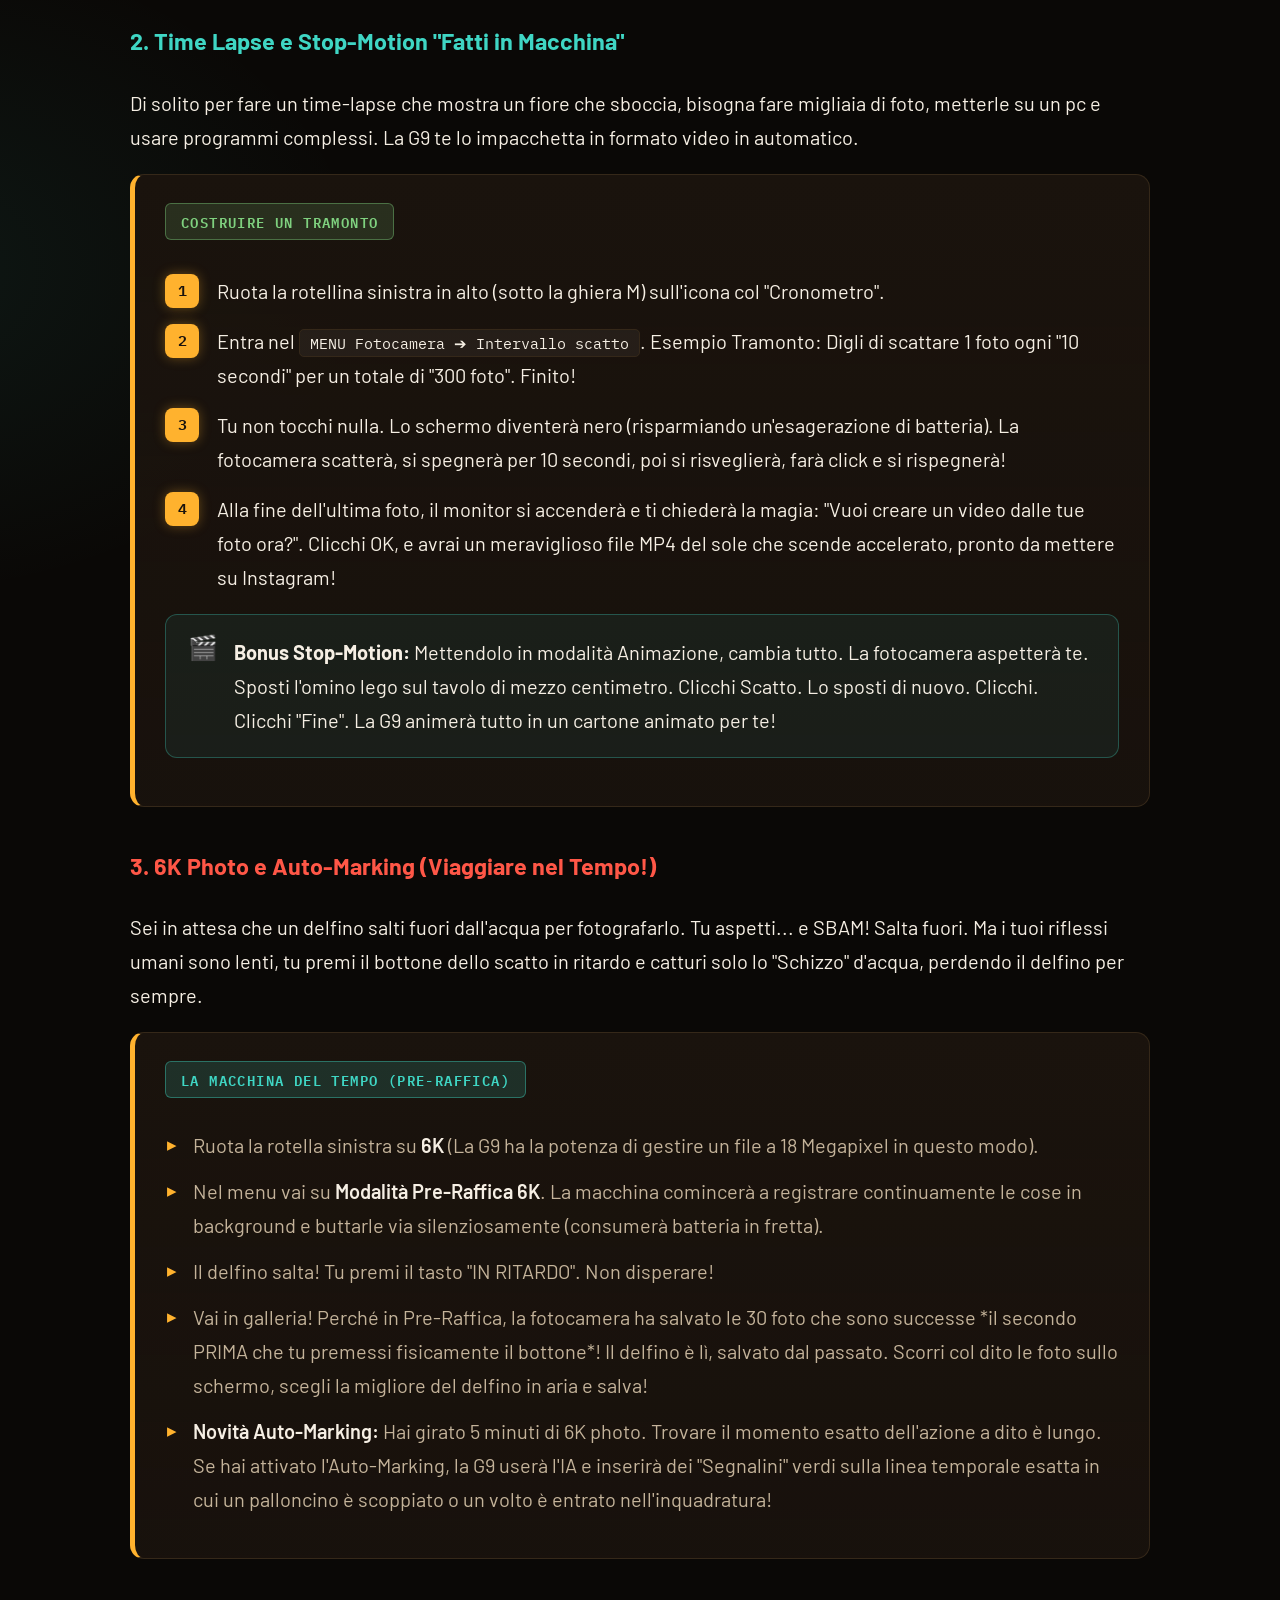
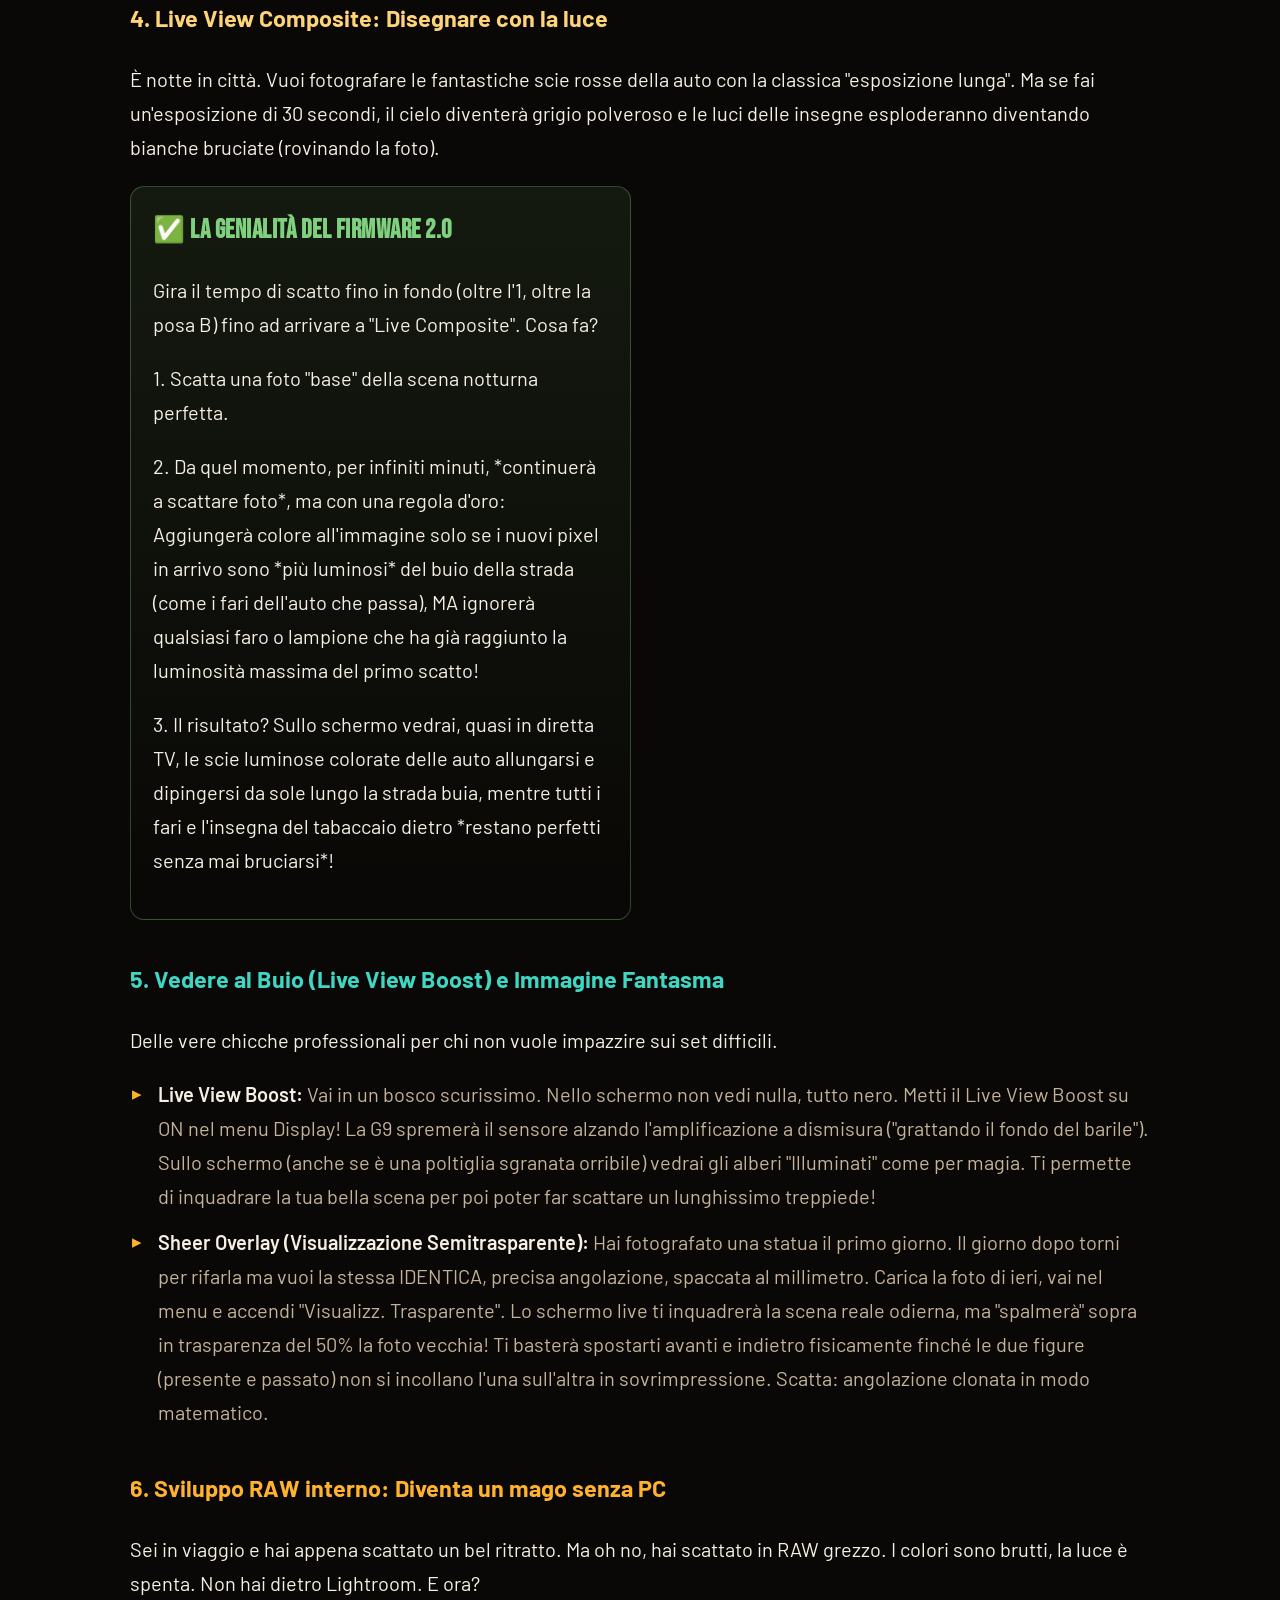
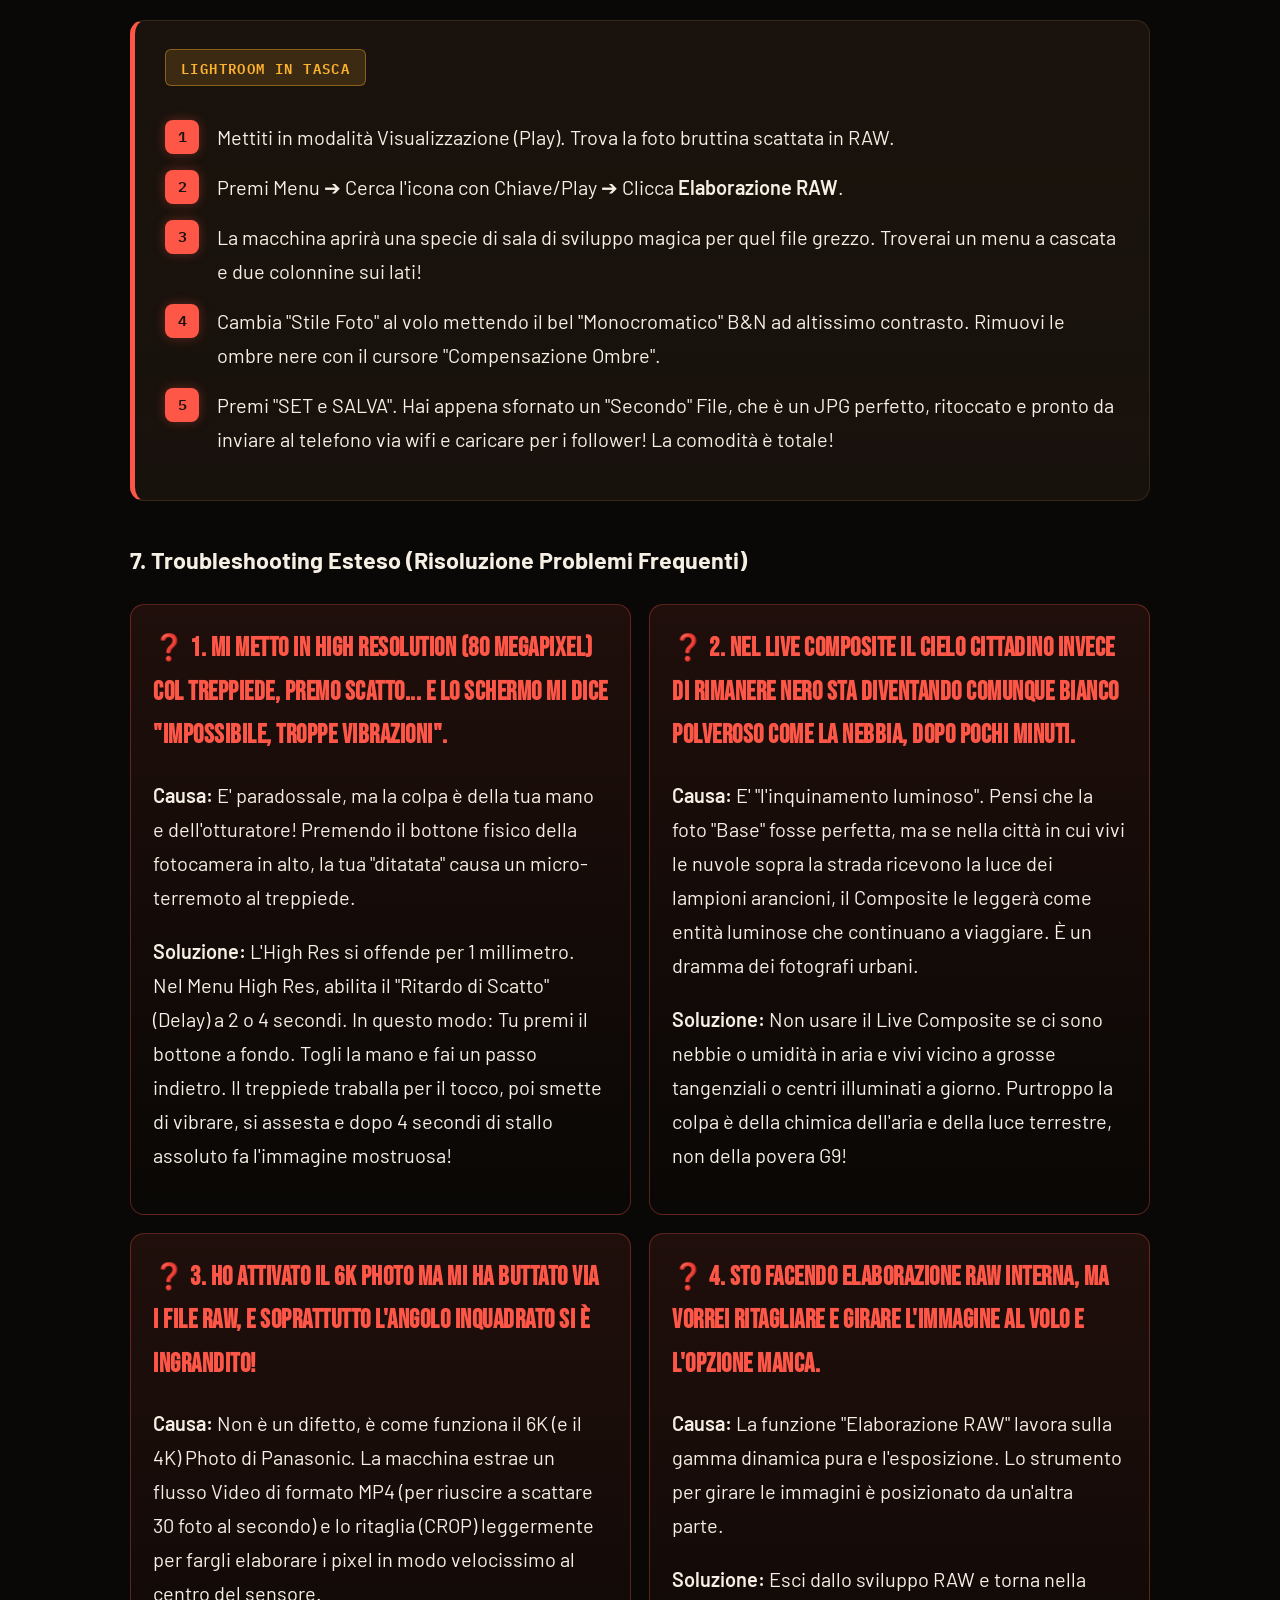
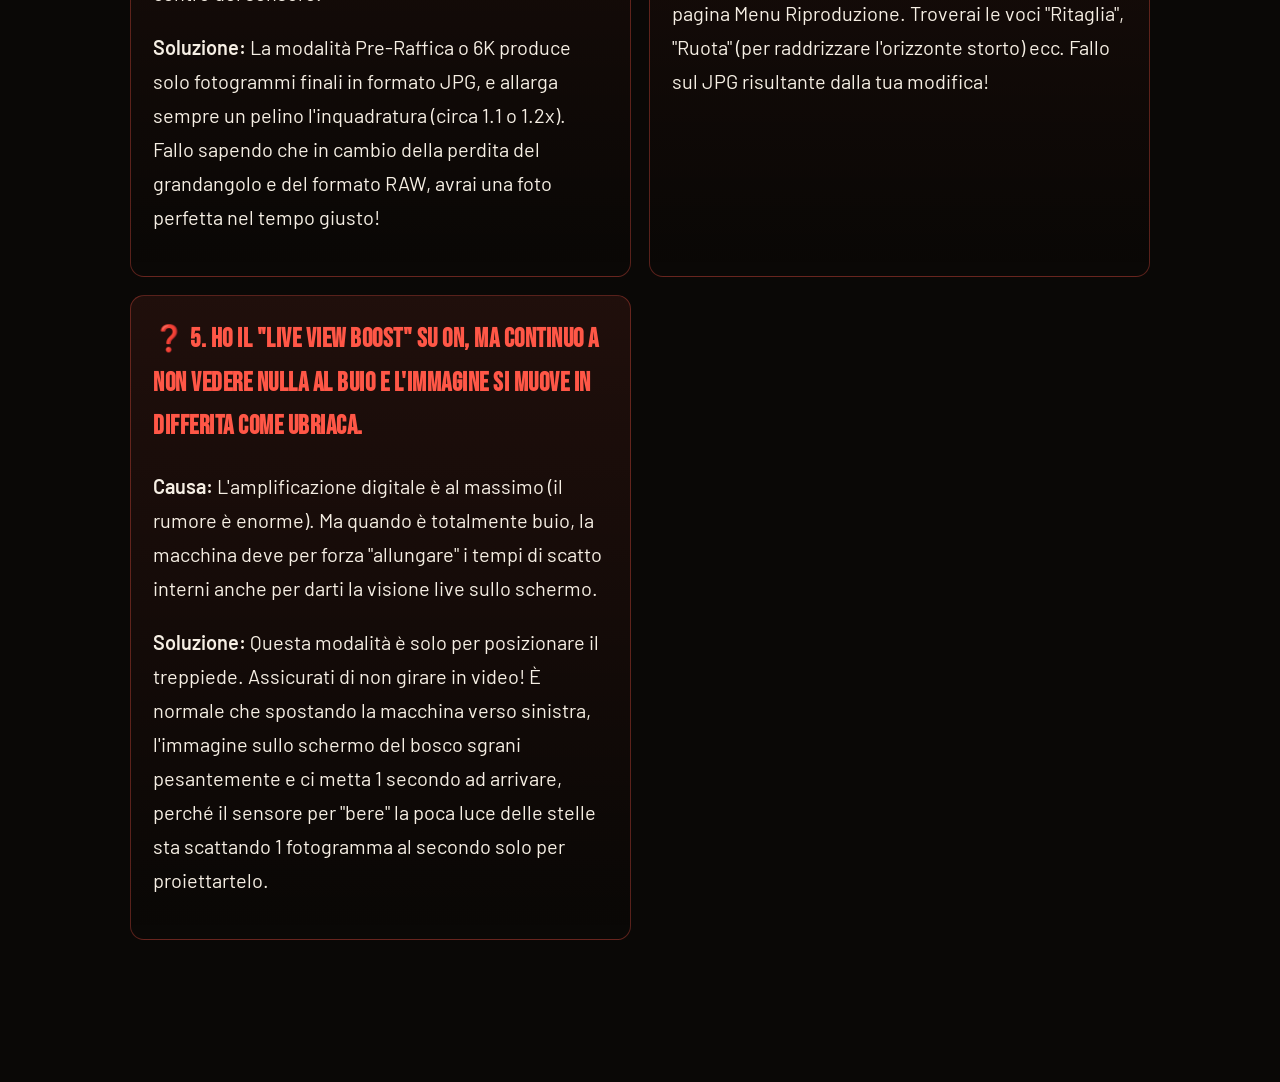
<file: 06-funzioni-speciali.html>
<!DOCTYPE html>
<html lang="it">
<head>
<meta charset="UTF-8">
<meta name="viewport" content="width=device-width, initial-scale=1.0">
<title>Funzioni Speciali - Panasonic G9 Ultimate Guide</title>
<link rel="preconnect" href="https://fonts.googleapis.com">
<link rel="preconnect" href="https://fonts.gstatic.com" crossorigin>
<link href="https://fonts.googleapis.com/css2?family=Bebas+Neue&family=Barlow:wght@300;400;500;600;700&family=IBM+Plex+Mono:wght@400;500;600&display=swap" rel="stylesheet">
<link rel="stylesheet" href="assets/style.css">
<script src="assets/script.js" defer></script>
<style>
  .toc { background: var(--bg-card); padding: 20px; border-radius: 12px; margin-bottom: 30px; border: 1px solid var(--border); }
  .toc h4 { margin-top: 0; color: var(--gold); }
  .toc ul { list-style: none; padding-left: 0; margin-bottom: 0; }
  .toc li { margin-bottom: 8px; }
  .toc a { color: var(--text); text-decoration: none; font-weight: 500; }
  .toc a:hover { color: var(--teal); }
</style>
</head>
<body>

<div class="global-nav">
  <div class="global-nav-inner">
    <a href="index.html">🏠 Dashboard</a>
    <a href="01-introduzione.html">📸 Introduzione</a>
    <a href="02-fotografia.html">📷 Fotografia</a>
    <a href="03-video-base.html">🎬 Video Base</a>
    <a href="04-video-avanzato.html">🎥 Video Avanzato</a>
    <a href="05-movimento-fuoco.html">🏃 Movimento e Fuoco</a>
    <a href="06-funzioni-speciali.html" class="active">✨ Funzioni Speciali</a>
    <a href="07-intelligenza-artificiale.html">🤖 AI & Autofocus</a>
    <a href="08-cinema-masterclass.html">🍿 Cinema Masterclass</a>
  </div>
</div>

<div class="wrap">
  <section id="speciali" class="page-section">
    <div class="sec-head"><span class="sec-num">06</span>
      <div><h2>Funzioni Speciali (Guida Estesa)</h2><span class="sub">Vedere al Buio, High Res Mode, 6K Photo e Sheer Overlay</span></div>
    </div>

    <p class="lead">Non devi sempre passare giornate davanti al computer con Photoshop o Premiere per fare "Magie". La Panasonic G9 sfrutta una potenza di calcolo interna formidabile (Il Venus Engine) per donarti "superpoteri fotografici" direttamente sul posto. Analizziamoli per bene.</p>

    <div class="toc">
      <h4>Indice del Capitolo</h4>
      <ul>
        <li><a href="#highres">1. Come scattare una foto da 80 Megapixel (High Res)</a></li>
        <li><a href="#timelapse">2. Time Lapse e Stop-Motion "Fatti in Macchina"</a></li>
        <li><a href="#fotok">3. 6K Photo e Auto-Marking (Viaggiare nel Tempo!)</a></li>
        <li><a href="#live">4. Live View Composite: Disegnare con la luce</a></li>
        <li><a href="#assistenza">5. Vedere al Buio (Live View Boost) e Immagine Fantasma (Sheer Overlay)</a></li>
        <li><a href="#raw">6. Sviluppo RAW interno: Diventa un mago senza Computer</a></li>
        <li><a href="#troubleshooting">7. Troubleshooting (Risoluzione Problemi Estesa)</a></li>
      </ul>
    </div>

    <h3 id="highres" style="margin-top:40px; color:var(--amber);">1. Come scattare una foto da 80 Megapixel (High Res)</h3>
    <p>La G9 ha un sensore da 20 Megapixel. Però puoi dirle di scattare file mostruosi da 80 Megapixel in formato RAW, utilissimi per stampare cartelloni pubblicitari o ritagliare dettagli lontanissimi. Come fa? E' un trucco pazzesco: usa lo stabilizzatore magnetico.</p>

    <div class="card neo">
      <span class="badge inter">Il trucco dello scostamento</span>
      <ul class="dots">
        <li><strong>Come funziona:</strong> La macchina (che deve essere *PERFETTAMENTE IMMOBILE* su un treppiede pesantissimo) scatta 8 foto consecutive, rapidissime. Tra una foto e l'altra, sposta fisicamente il sensore magnetico interno di appena "Mezzo Pixel" (micro-millimetri). Poi fonde tutte e 8 le foto, riempiendo i microscopici spazi vuoti! Il livello di dettaglio ti lascerà a bocca aperta.</li>
        <li><strong>Mode 1 vs Mode 2:</strong> Vai nel menu. <em>MODE 1</em> unisce tutto ignorando la vita. Se inquadri le onde del mare nel Modo 1, le onde appariranno sfocate malissimo perché l'acqua si è mossa durante quegli 8 scatti. Invece, seleziona <em>MODE 2</em>! L'Intelligenza Artificiale capirà che lì c'era del movimento e sostituirà magicamente le zone mosse con una bella sfocatura fluida, mantenendo invece i sassi attorno nitidissimi a 80 megapixel. Un capolavoro di ingegneria.</li>
      </ul>
    </div>

    <h3 id="timelapse" style="margin-top:40px; color:var(--teal);">2. Time Lapse e Stop-Motion "Fatti in Macchina"</h3>
    <p>Di solito per fare un time-lapse che mostra un fiore che sboccia, bisogna fare migliaia di foto, metterle su un pc e usare programmi complessi. La G9 te lo impacchetta in formato video in automatico.</p>

    <div class="card amber">
      <span class="badge neo">Costruire un tramonto</span>
      <ol class="steps">
        <li>Ruota la rotellina sinistra in alto (sotto la ghiera M) sull'icona col "Cronometro".</li>
        <li>Entra nel <span class="km">MENU Fotocamera ➔ Intervallo scatto</span>. Esempio Tramonto: Digli di scattare 1 foto ogni "10 secondi" per un totale di "300 foto". Finito!</li>
        <li>Tu non tocchi nulla. Lo schermo diventerà nero (risparmiando un'esagerazione di batteria). La fotocamera scatterà, si spegnerà per 10 secondi, poi si risveglierà, farà click e si rispegnerà!</li>
        <li>Alla fine dell'ultima foto, il monitor si accenderà e ti chiederà la magia: "Vuoi creare un video dalle tue foto ora?". Clicchi OK, e avrai un meraviglioso file MP4 del sole che scende accelerato, pronto da mettere su Instagram!</li>
      </ol>
      <div class="callout info"><span class="ic">🎬</span><div><b>Bonus Stop-Motion:</b> Mettendolo in modalità Animazione, cambia tutto. La fotocamera aspetterà te. Sposti l'omino lego sul tavolo di mezzo centimetro. Clicchi Scatto. Lo sposti di nuovo. Clicchi. Clicchi "Fine". La G9 animerà tutto in un cartone animato per te!</div></div>
    </div>

    <h3 id="fotok" style="margin-top:40px; color:var(--crimson);">3. 6K Photo e Auto-Marking (Viaggiare nel Tempo!)</h3>
    <p>Sei in attesa che un delfino salti fuori dall'acqua per fotografarlo. Tu aspetti... e SBAM! Salta fuori. Ma i tuoi riflessi umani sono lenti, tu premi il bottone dello scatto in ritardo e catturi solo lo "Schizzo" d'acqua, perdendo il delfino per sempre.</p>

    <div class="card neo">
      <span class="badge all">La Macchina del Tempo (Pre-Raffica)</span>
      <ul class="dots">
        <li>Ruota la rotella sinistra su <strong>6K</strong> (La G9 ha la potenza di gestire un file a 18 Megapixel in questo modo). </li>
        <li>Nel menu vai su <strong>Modalità Pre-Raffica 6K</strong>. La macchina comincerà a registrare continuamente le cose in background e buttarle via silenziosamente (consumerà batteria in fretta).</li>
        <li>Il delfino salta! Tu premi il tasto "IN RITARDO". Non disperare!</li>
        <li>Vai in galleria! Perché in Pre-Raffica, la fotocamera ha salvato le 30 foto che sono successe *il secondo PRIMA che tu premessi fisicamente il bottone*! Il delfino è lì, salvato dal passato. Scorri col dito le foto sullo schermo, scegli la migliore del delfino in aria e salva!</li>
        <li><strong>Novità Auto-Marking:</strong> Hai girato 5 minuti di 6K photo. Trovare il momento esatto dell'azione a dito è lungo. Se hai attivato l'Auto-Marking, la G9 userà l'IA e inserirà dei "Segnalini" verdi sulla linea temporale esatta in cui un palloncino è scoppiato o un volto è entrato nell'inquadratura!</li>
      </ul>
    </div>

    <h3 id="live" style="margin-top:40px; color:var(--gold);">4. Live View Composite: Disegnare con la luce</h3>
    <p>È notte in città. Vuoi fotografare le fantastiche scie rosse della auto con la classica "esposizione lunga". Ma se fai un'esposizione di 30 secondi, il cielo diventerà grigio polveroso e le luci delle insegne esploderanno diventando bianche bruciate (rovinando la foto).</p>

    <div class="dd">
      <div class="col do">
        <h5>✅ La genialità del Firmware 2.0</h5>
        <p>Gira il tempo di scatto fino in fondo (oltre l'1, oltre la posa B) fino ad arrivare a "Live Composite". Cosa fa? </p>
        <p>1. Scatta una foto "base" della scena notturna perfetta. </p>
        <p>2. Da quel momento, per infiniti minuti, *continuerà a scattare foto*, ma con una regola d'oro: Aggiungerà colore all'immagine solo se i nuovi pixel in arrivo sono *più luminosi* del buio della strada (come i fari dell'auto che passa), MA ignorerà qualsiasi faro o lampione che ha già raggiunto la luminosità massima del primo scatto!</p>
        <p>3. Il risultato? Sullo schermo vedrai, quasi in diretta TV, le scie luminose colorate delle auto allungarsi e dipingersi da sole lungo la strada buia, mentre tutti i fari e l'insegna del tabaccaio dietro *restano perfetti senza mai bruciarsi*!</p>
      </div>
    </div>

    <h3 id="assistenza" style="margin-top:40px; color:var(--teal);">5. Vedere al Buio (Live View Boost) e Immagine Fantasma</h3>
    <p>Delle vere chicche professionali per chi non vuole impazzire sui set difficili.</p>

    <ul class="dots">
      <li><strong>Live View Boost:</strong> Vai in un bosco scurissimo. Nello schermo non vedi nulla, tutto nero. Metti il Live View Boost su ON nel menu Display! La G9 spremerà il sensore alzando l'amplificazione a dismisura ("grattando il fondo del barile"). Sullo schermo (anche se è una poltiglia sgranata orribile) vedrai gli alberi "Illuminati" come per magia. Ti permette di inquadrare la tua bella scena per poi poter far scattare un lunghissimo treppiede!</li>
      <li><strong>Sheer Overlay (Visualizzazione Semitrasparente):</strong> Hai fotografato una statua il primo giorno. Il giorno dopo torni per rifarla ma vuoi la stessa IDENTICA, precisa angolazione, spaccata al millimetro. Carica la foto di ieri, vai nel menu e accendi "Visualizz. Trasparente". Lo schermo live ti inquadrerà la scena reale odierna, ma "spalmerà" sopra in trasparenza del 50% la foto vecchia! Ti basterà spostarti avanti e indietro fisicamente finché le due figure (presente e passato) non si incollano l'una sull'altra in sovrimpressione. Scatta: angolazione clonata in modo matematico.</li>
    </ul>

    <h3 id="raw" style="margin-top:40px; color:var(--amber);">6. Sviluppo RAW interno: Diventa un mago senza PC</h3>
    <p>Sei in viaggio e hai appena scattato un bel ritratto. Ma oh no, hai scattato in RAW grezzo. I colori sono brutti, la luce è spenta. Non hai dietro Lightroom. E ora?</p>

    <div class="card crimson">
      <span class="badge inter">Lightroom in tasca</span>
      <ol class="steps">
        <li>Mettiti in modalità Visualizzazione (Play). Trova la foto bruttina scattata in RAW.</li>
        <li>Premi Menu ➔ Cerca l'icona con Chiave/Play ➔ Clicca <strong>Elaborazione RAW</strong>.</li>
        <li>La macchina aprirà una specie di sala di sviluppo magica per quel file grezzo. Troverai un menu a cascata e due colonnine sui lati!</li>
        <li>Cambia "Stile Foto" al volo mettendo il bel "Monocromatico" B&N ad altissimo contrasto. Rimuovi le ombre nere con il cursore "Compensazione Ombre".</li>
        <li>Premi "SET e SALVA". Hai appena sfornato un "Secondo" File, che è un JPG perfetto, ritoccato e pronto da inviare al telefono via wifi e caricare per i follower! La comodità è totale!</li>
      </ol>
    </div>

    <h3 id="troubleshooting" style="margin-top:40px; color:var(--ink);">7. Troubleshooting Esteso (Risoluzione Problemi Frequenti)</h3>
    <div class="dd">
      <div class="col dont">
        <h5>❓ 1. Mi metto in High Resolution (80 Megapixel) col treppiede, premo Scatto... e lo schermo mi dice "Impossibile, troppe vibrazioni".</h5>
        <p><strong>Causa:</strong> E' paradossale, ma la colpa è della tua mano e dell'otturatore! Premendo il bottone fisico della fotocamera in alto, la tua "ditatata" causa un micro-terremoto al treppiede.</p>
        <p><strong>Soluzione:</strong> L'High Res si offende per 1 millimetro. Nel Menu High Res, abilita il "Ritardo di Scatto" (Delay) a 2 o 4 secondi. In questo modo: Tu premi il bottone a fondo. Togli la mano e fai un passo indietro. Il treppiede traballa per il tocco, poi smette di vibrare, si assesta e dopo 4 secondi di stallo assoluto fa l'immagine mostruosa!</p>
      </div>
      <div class="col dont">
        <h5>❓ 2. Nel Live Composite il cielo cittadino invece di rimanere nero sta diventando comunque bianco polveroso come la nebbia, dopo pochi minuti.</h5>
        <p><strong>Causa:</strong> E' "l'inquinamento luminoso". Pensi che la foto "Base" fosse perfetta, ma se nella città in cui vivi le nuvole sopra la strada ricevono la luce dei lampioni arancioni, il Composite le leggerà come entità luminose che continuano a viaggiare. È un dramma dei fotografi urbani.</p>
        <p><strong>Soluzione:</strong> Non usare il Live Composite se ci sono nebbie o umidità in aria e vivi vicino a grosse tangenziali o centri illuminati a giorno. Purtroppo la colpa è della chimica dell'aria e della luce terrestre, non della povera G9!</p>
      </div>
      <div class="col dont">
        <h5>❓ 3. Ho attivato il 6K photo ma mi ha buttato via i file RAW, e soprattutto l'angolo inquadrato si è ingrandito!</h5>
        <p><strong>Causa:</strong> Non è un difetto, è come funziona il 6K (e il 4K) Photo di Panasonic. La macchina estrae un flusso Video di formato MP4 (per riuscire a scattare 30 foto al secondo) e lo ritaglia (CROP) leggermente per fargli elaborare i pixel in modo velocissimo al centro del sensore.</p>
        <p><strong>Soluzione:</strong> La modalità Pre-Raffica o 6K produce solo fotogrammi finali in formato JPG, e allarga sempre un pelino l'inquadratura (circa 1.1 o 1.2x). Fallo sapendo che in cambio della perdita del grandangolo e del formato RAW, avrai una foto perfetta nel tempo giusto!</p>
      </div>
      <div class="col dont">
        <h5>❓ 4. Sto facendo Elaborazione RAW interna, ma vorrei ritagliare e girare l'immagine al volo e l'opzione manca.</h5>
        <p><strong>Causa:</strong> La funzione "Elaborazione RAW" lavora sulla gamma dinamica pura e l'esposizione. Lo strumento per girare le immagini è posizionato da un'altra parte.</p>
        <p><strong>Soluzione:</strong> Esci dallo sviluppo RAW e torna nella pagina Menu Riproduzione. Troverai le voci "Ritaglia", "Ruota" (per raddrizzare l'orizzonte storto) ecc. Fallo sul JPG risultante dalla tua modifica!</p>
      </div>
      <div class="col dont">
        <h5>❓ 5. Ho il "Live View Boost" su ON, ma continuo a non vedere nulla al buio e l'immagine si muove in differita come ubriaca.</h5>
        <p><strong>Causa:</strong> L'amplificazione digitale è al massimo (il rumore è enorme). Ma quando è totalmente buio, la macchina deve per forza "allungare" i tempi di scatto interni anche per darti la visione live sullo schermo.</p>
        <p><strong>Soluzione:</strong> Questa modalità è solo per posizionare il treppiede. Assicurati di non girare in video! È normale che spostando la macchina verso sinistra, l'immagine sullo schermo del bosco sgrani pesantemente e ci metta 1 secondo ad arrivare, perché il sensore per "bere" la poca luce delle stelle sta scattando 1 fotogramma al secondo solo per proiettartelo.</p>
      </div>
    </div>

  </section>
</div>

<button id="themeBtn" aria-label="Cambia tema">
  <div class="swatch"></div>
  <span class="lbl-name">Cinema</span>
</button>

</body>
</html>
</file>
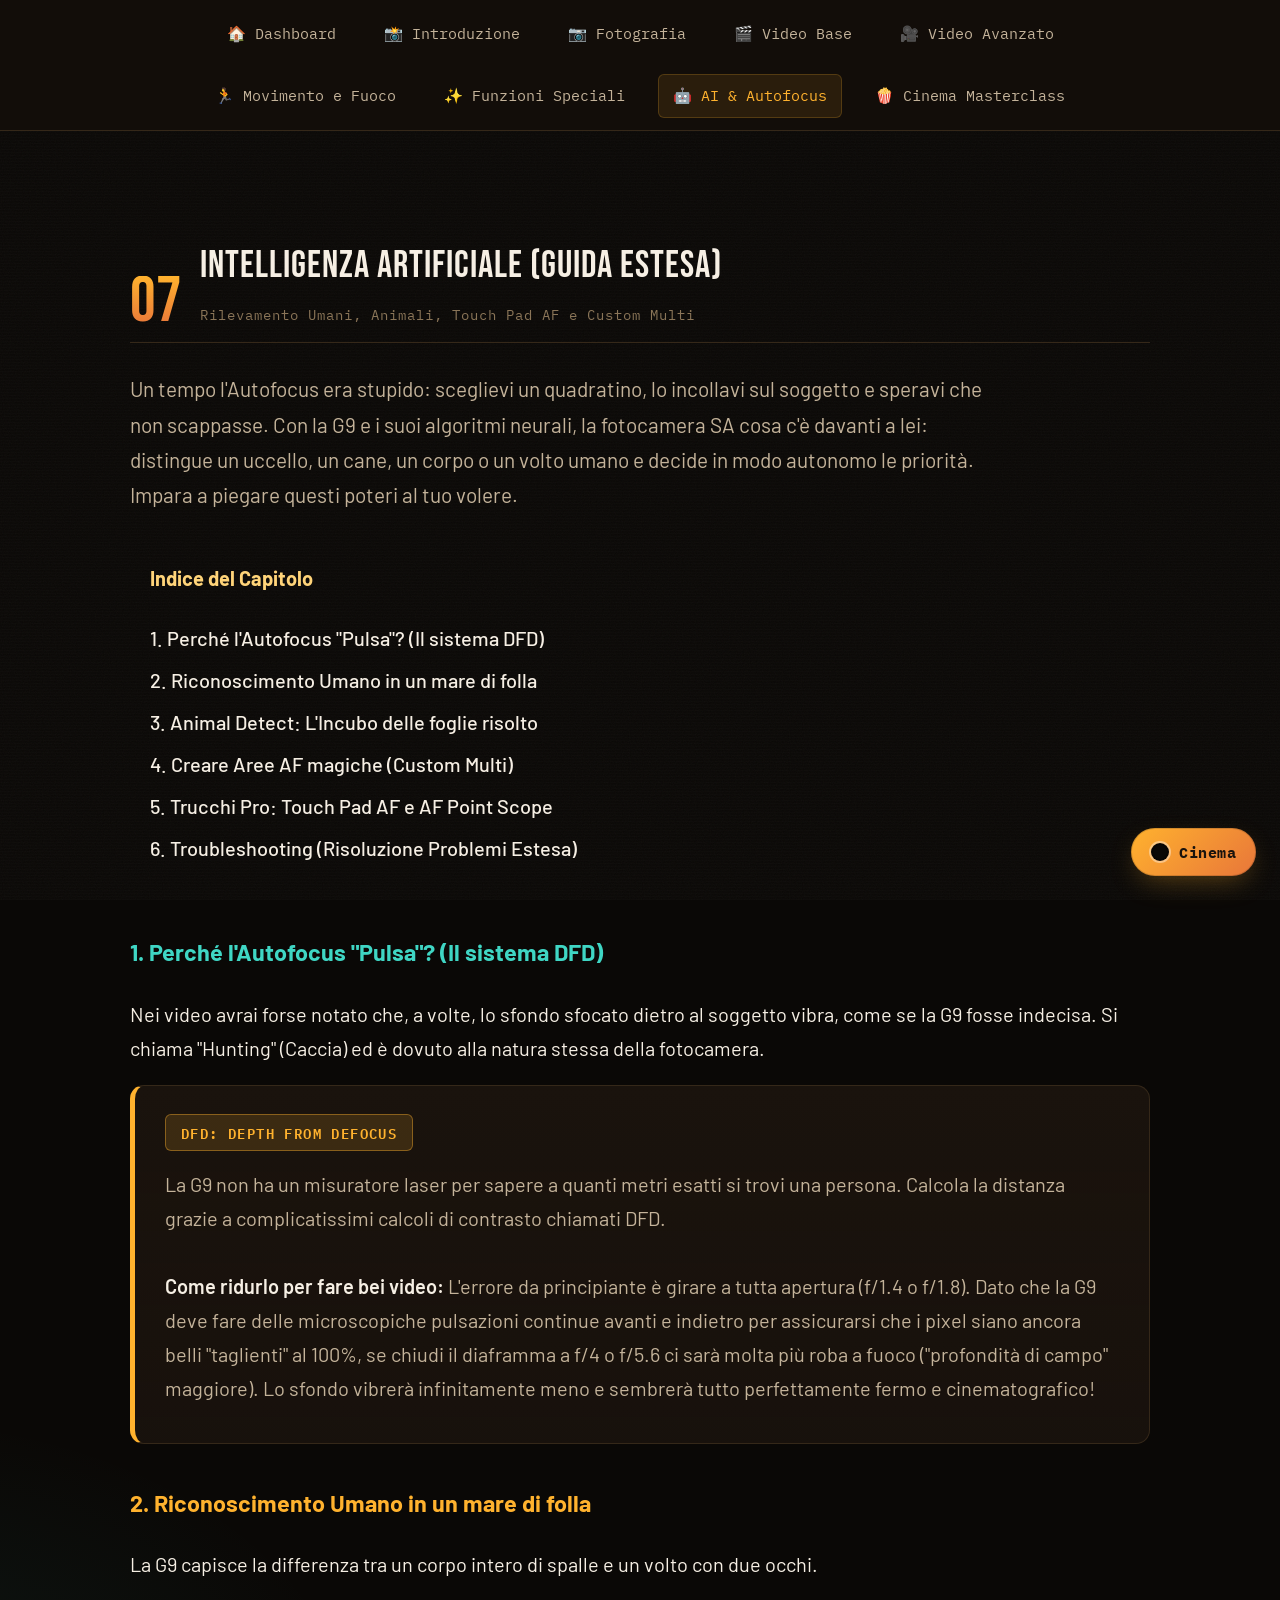
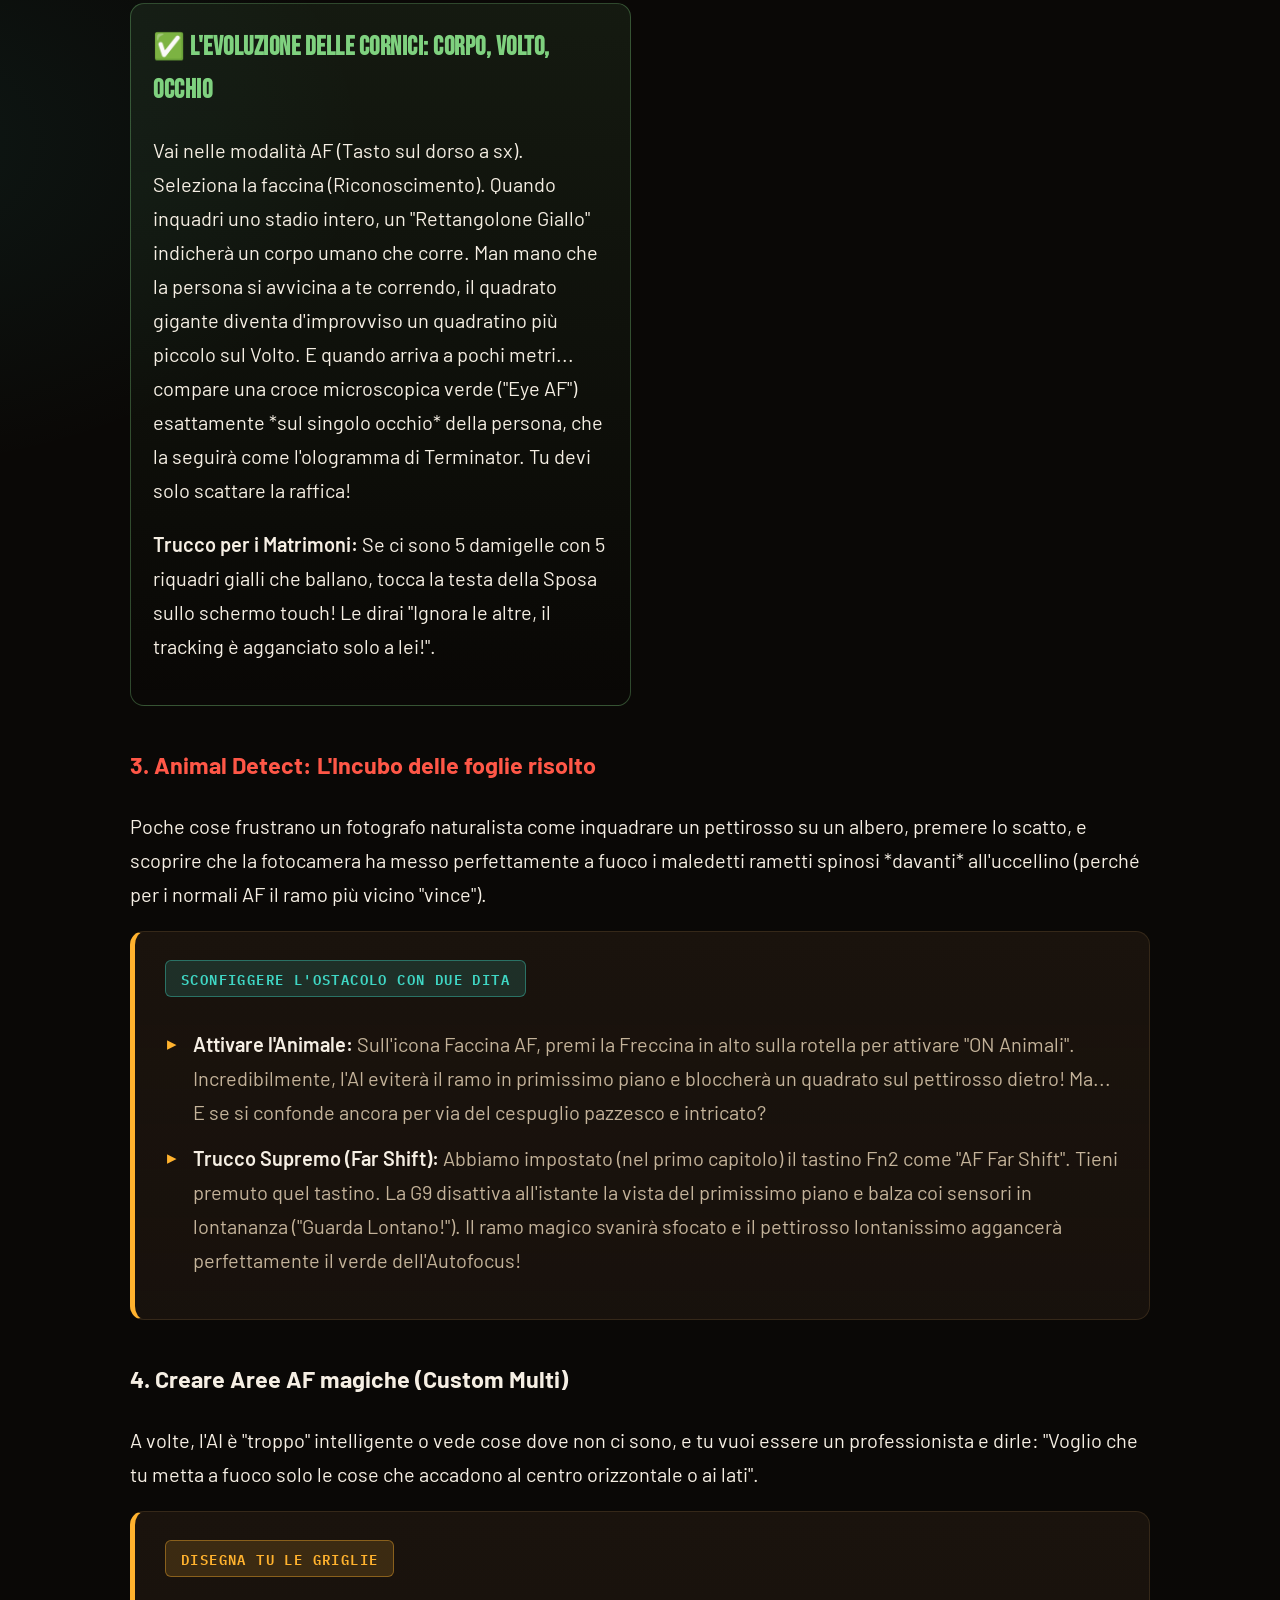
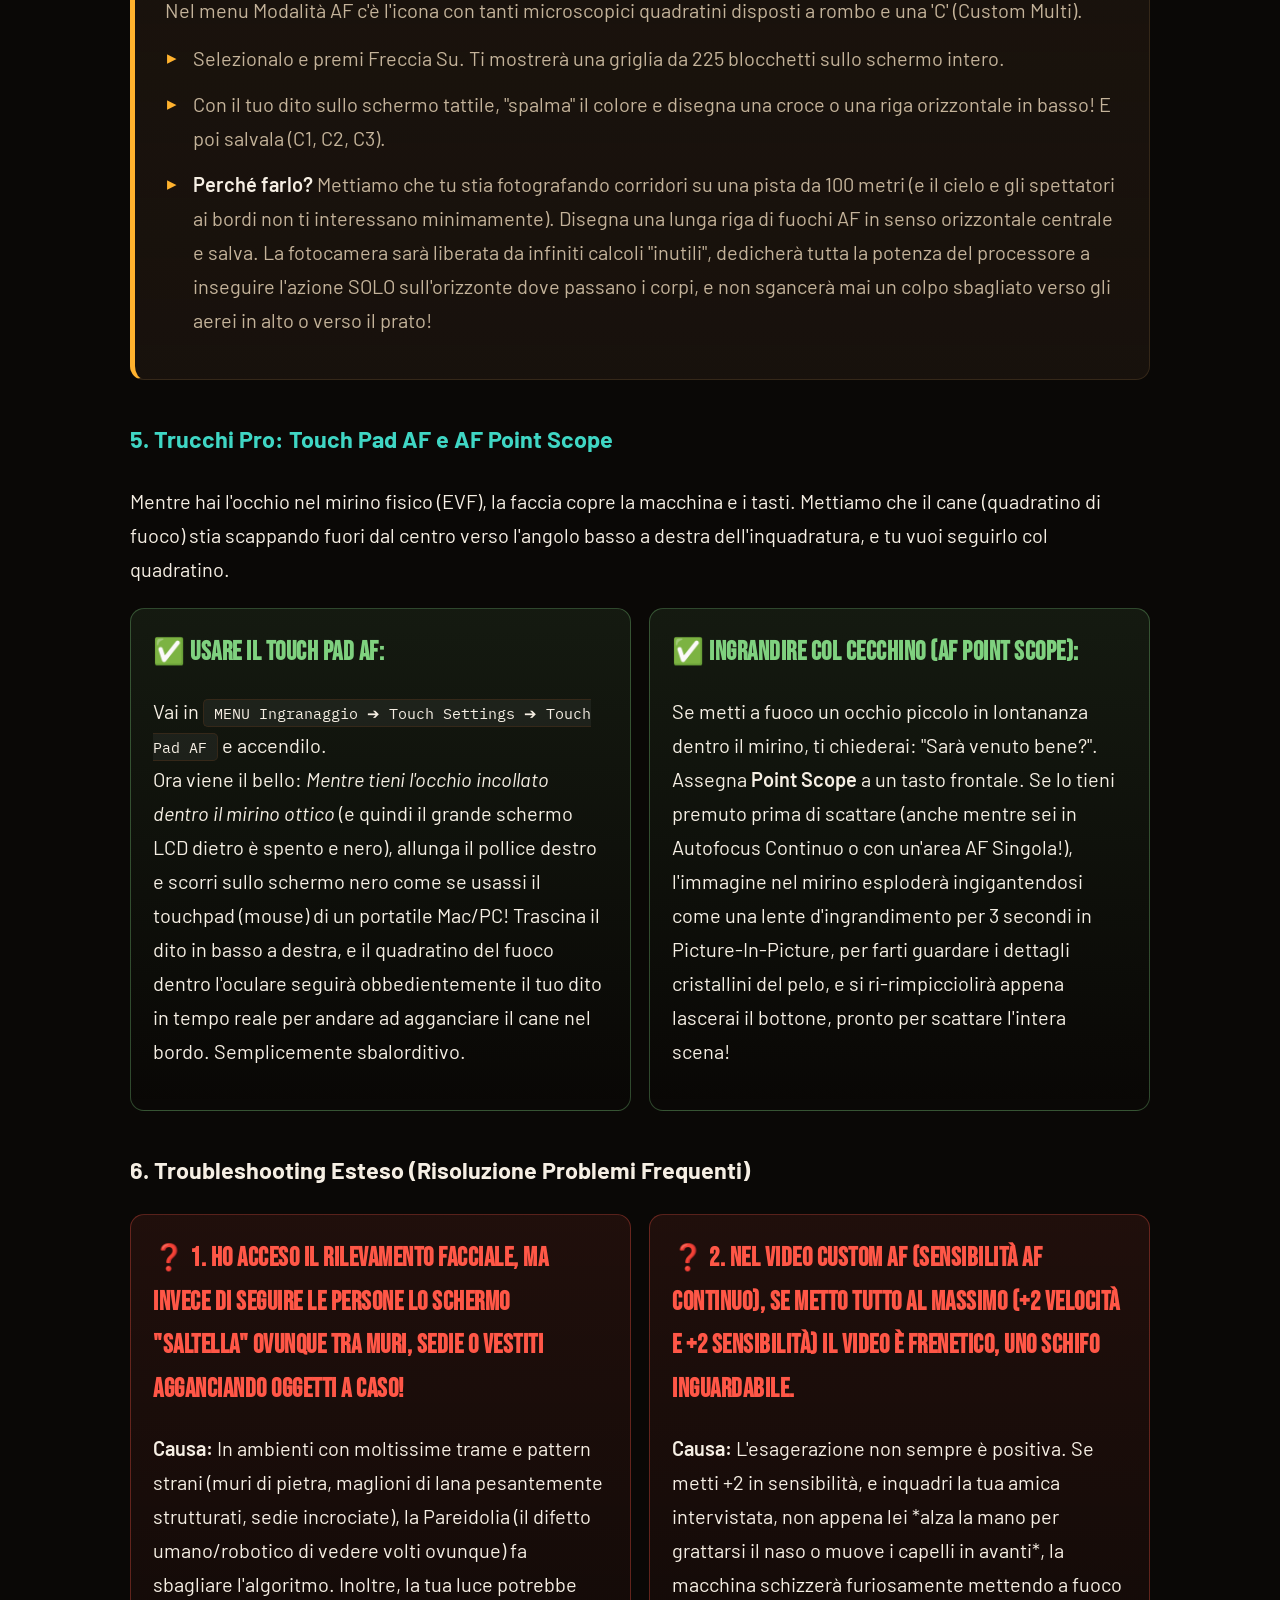
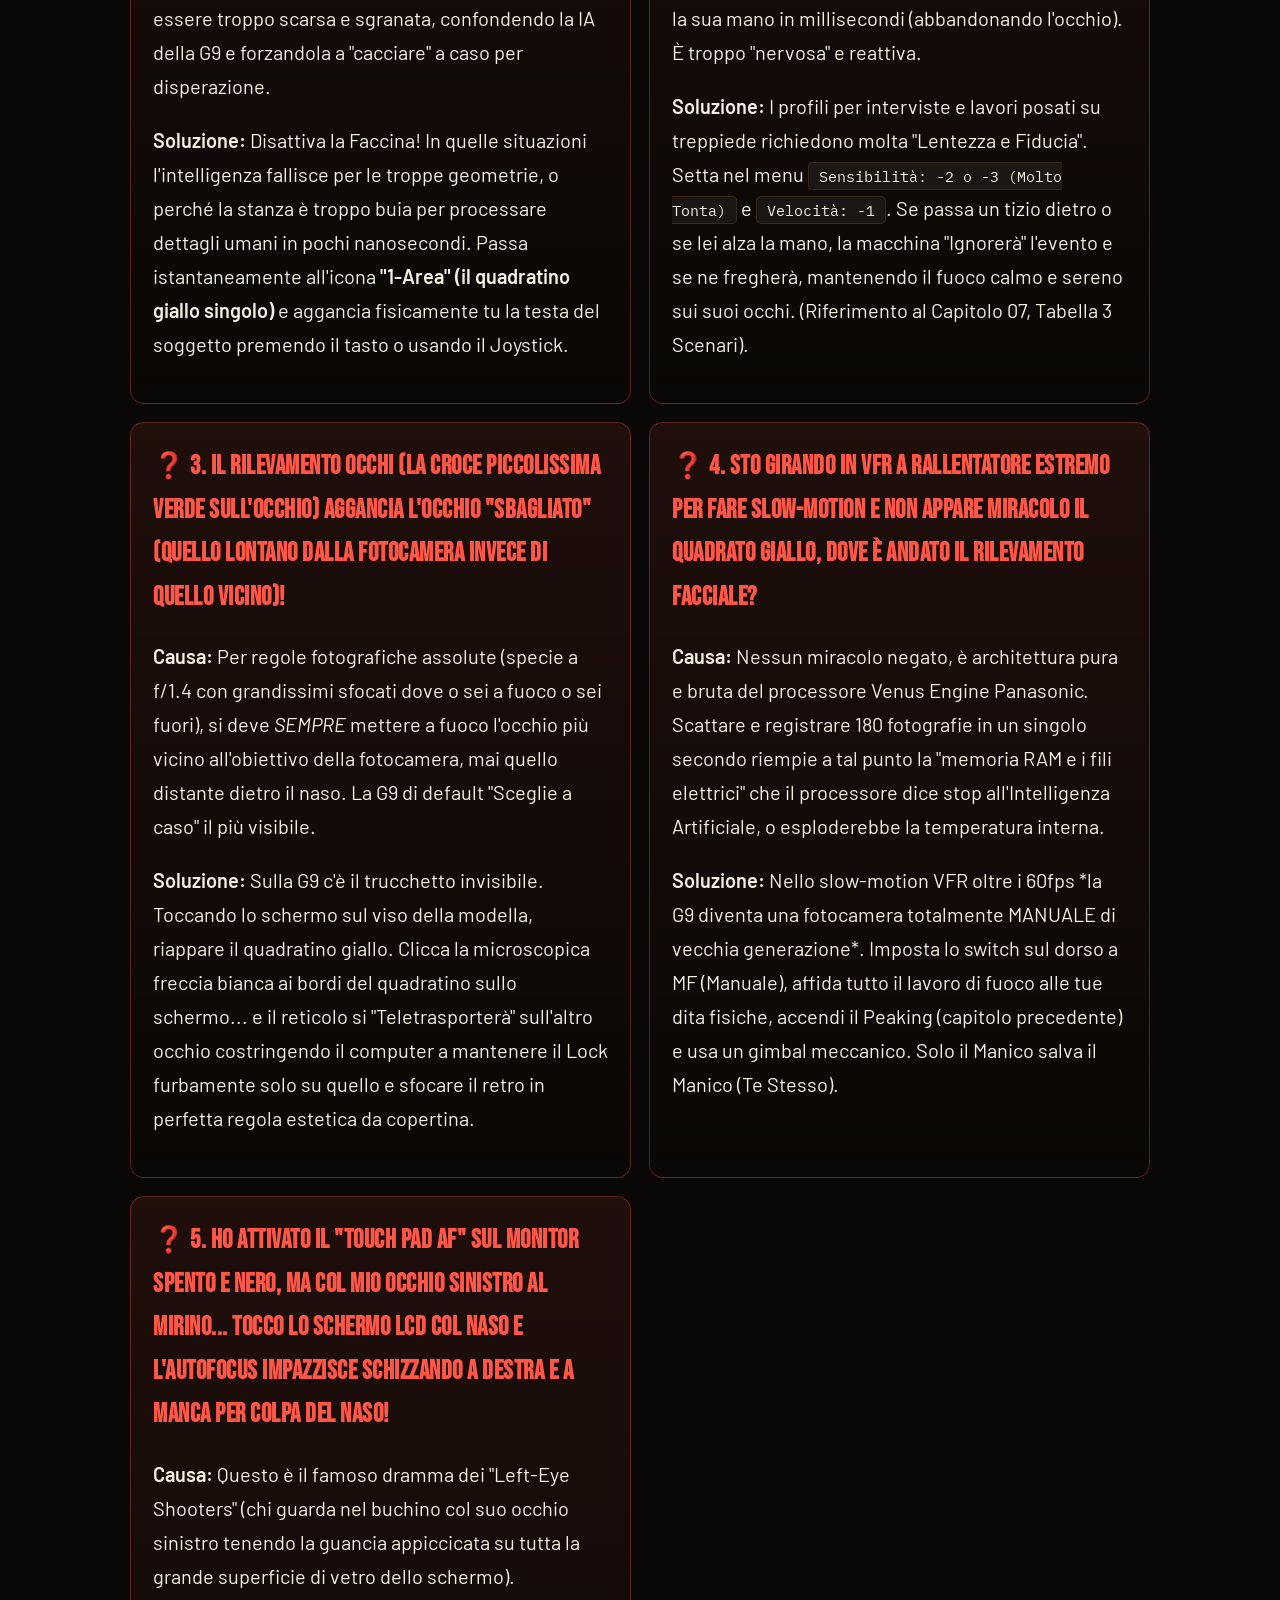
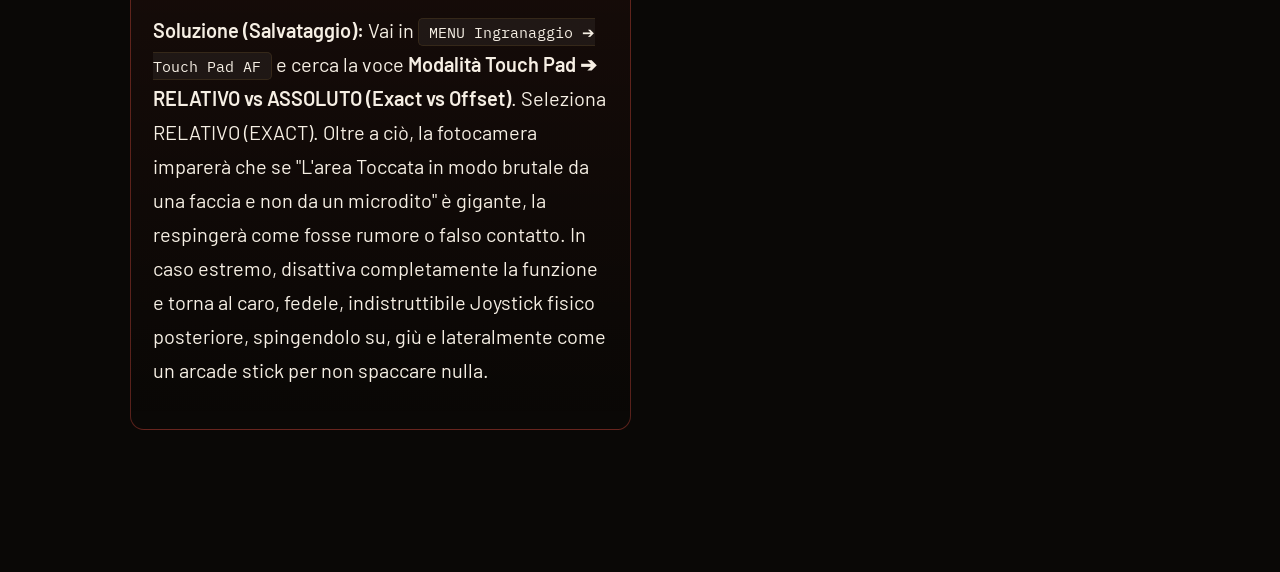
<file: 07-intelligenza-artificiale.html>
<!DOCTYPE html>
<html lang="it">
<head>
<meta charset="UTF-8">
<meta name="viewport" content="width=device-width, initial-scale=1.0">
<title>Intelligenza Artificiale - Panasonic G9 Ultimate Guide</title>
<link rel="preconnect" href="https://fonts.googleapis.com">
<link rel="preconnect" href="https://fonts.gstatic.com" crossorigin>
<link href="https://fonts.googleapis.com/css2?family=Bebas+Neue&family=Barlow:wght@300;400;500;600;700&family=IBM+Plex+Mono:wght@400;500;600&display=swap" rel="stylesheet">
<link rel="stylesheet" href="assets/style.css">
<script src="assets/script.js" defer></script>
<style>
  .toc { background: var(--bg-card); padding: 20px; border-radius: 12px; margin-bottom: 30px; border: 1px solid var(--border); }
  .toc h4 { margin-top: 0; color: var(--gold); }
  .toc ul { list-style: none; padding-left: 0; margin-bottom: 0; }
  .toc li { margin-bottom: 8px; }
  .toc a { color: var(--text); text-decoration: none; font-weight: 500; }
  .toc a:hover { color: var(--teal); }
</style>
</head>
<body>

<div class="global-nav">
  <div class="global-nav-inner">
    <a href="index.html">🏠 Dashboard</a>
    <a href="01-introduzione.html">📸 Introduzione</a>
    <a href="02-fotografia.html">📷 Fotografia</a>
    <a href="03-video-base.html">🎬 Video Base</a>
    <a href="04-video-avanzato.html">🎥 Video Avanzato</a>
    <a href="05-movimento-fuoco.html">🏃 Movimento e Fuoco</a>
    <a href="06-funzioni-speciali.html">✨ Funzioni Speciali</a>
    <a href="07-intelligenza-artificiale.html" class="active">🤖 AI & Autofocus</a>
    <a href="08-cinema-masterclass.html">🍿 Cinema Masterclass</a>
  </div>
</div>

<div class="wrap">
  <section id="ai" class="page-section">
    <div class="sec-head"><span class="sec-num">07</span>
      <div><h2>Intelligenza Artificiale (Guida Estesa)</h2><span class="sub">Rilevamento Umani, Animali, Touch Pad AF e Custom Multi</span></div>
    </div>

    <p class="lead">Un tempo l'Autofocus era stupido: sceglievi un quadratino, lo incollavi sul soggetto e speravi che non scappasse. Con la G9 e i suoi algoritmi neurali, la fotocamera SA cosa c'è davanti a lei: distingue un uccello, un cane, un corpo o un volto umano e decide in modo autonomo le priorità. Impara a piegare questi poteri al tuo volere.</p>

    <div class="toc">
      <h4>Indice del Capitolo</h4>
      <ul>
        <li><a href="#comefunziona">1. Perché l'Autofocus "Pulsa"? (Il sistema DFD)</a></li>
        <li><a href="#human">2. Riconoscimento Umano in un mare di folla</a></li>
        <li><a href="#animal">3. Animal Detect: L'Incubo delle foglie risolto</a></li>
        <li><a href="#custom">4. Creare Aree AF magiche (Custom Multi)</a></li>
        <li><a href="#mirino">5. Trucchi Pro: Touch Pad AF e AF Point Scope</a></li>
        <li><a href="#troubleshooting">6. Troubleshooting (Risoluzione Problemi Estesa)</a></li>
      </ul>
    </div>

    <h3 id="comefunziona" style="margin-top:40px; color:var(--teal);">1. Perché l'Autofocus "Pulsa"? (Il sistema DFD)</h3>
    <p>Nei video avrai forse notato che, a volte, lo sfondo sfocato dietro al soggetto vibra, come se la G9 fosse indecisa. Si chiama "Hunting" (Caccia) ed è dovuto alla natura stessa della fotocamera.</p>
    
    <div class="card neo">
      <span class="badge inter">DFD: Depth From Defocus</span>
      <p class="desc">La G9 non ha un misuratore laser per sapere a quanti metri esatti si trovi una persona. Calcola la distanza grazie a complicatissimi calcoli di contrasto chiamati DFD.
      <br><br><strong>Come ridurlo per fare bei video:</strong> L'errore da principiante è girare a tutta apertura (f/1.4 o f/1.8). Dato che la G9 deve fare delle microscopiche pulsazioni continue avanti e indietro per assicurarsi che i pixel siano ancora belli "taglienti" al 100%, se chiudi il diaframma a f/4 o f/5.6 ci sarà molta più roba a fuoco ("profondità di campo" maggiore). Lo sfondo vibrerà infinitamente meno e sembrerà tutto perfettamente fermo e cinematografico!</p>
    </div>

    <h3 id="human" style="margin-top:40px; color:var(--amber);">2. Riconoscimento Umano in un mare di folla</h3>
    <p>La G9 capisce la differenza tra un corpo intero di spalle e un volto con due occhi.</p>

    <div class="dd">
      <div class="col do">
        <h5>✅ L'evoluzione delle cornici: Corpo, Volto, Occhio</h5>
        <p>Vai nelle modalità AF (Tasto sul dorso a sx). Seleziona la faccina (Riconoscimento). Quando inquadri uno stadio intero, un "Rettangolone Giallo" indicherà un corpo umano che corre. Man mano che la persona si avvicina a te correndo, il quadrato gigante diventa d'improvviso un quadratino più piccolo sul Volto. E quando arriva a pochi metri... compare una croce microscopica verde ("Eye AF") esattamente *sul singolo occhio* della persona, che la seguirà come l'ologramma di Terminator. Tu devi solo scattare la raffica!</p>
        <p><strong>Trucco per i Matrimoni:</strong> Se ci sono 5 damigelle con 5 riquadri gialli che ballano, tocca la testa della Sposa sullo schermo touch! Le dirai "Ignora le altre, il tracking è agganciato solo a lei!".</p>
      </div>
    </div>

    <h3 id="animal" style="margin-top:40px; color:var(--crimson);">3. Animal Detect: L'Incubo delle foglie risolto</h3>
    <p>Poche cose frustrano un fotografo naturalista come inquadrare un pettirosso su un albero, premere lo scatto, e scoprire che la fotocamera ha messo perfettamente a fuoco i maledetti rametti spinosi *davanti* all'uccellino (perché per i normali AF il ramo più vicino "vince").</p>

    <div class="card amber">
      <span class="badge all">Sconfiggere l'ostacolo con due dita</span>
      <ul class="dots">
        <li><strong>Attivare l'Animale:</strong> Sull'icona Faccina AF, premi la Freccina in alto sulla rotella per attivare "ON Animali". Incredibilmente, l'AI eviterà il ramo in primissimo piano e bloccherà un quadrato sul pettirosso dietro! Ma... E se si confonde ancora per via del cespuglio pazzesco e intricato?</li>
        <li><strong>Trucco Supremo (Far Shift):</strong> Abbiamo impostato (nel primo capitolo) il tastino Fn2 come "AF Far Shift". Tieni premuto quel tastino. La G9 disattiva all'istante la vista del primissimo piano e balza coi sensori in lontananza ("Guarda Lontano!"). Il ramo magico svanirà sfocato e il pettirosso lontanissimo aggancerà perfettamente il verde dell'Autofocus!</li>
      </ul>
    </div>

    <h3 id="custom" style="margin-top:40px; color:var(--ink);">4. Creare Aree AF magiche (Custom Multi)</h3>
    <p>A volte, l'AI è "troppo" intelligente o vede cose dove non ci sono, e tu vuoi essere un professionista e dirle: "Voglio che tu metta a fuoco solo le cose che accadono al centro orizzontale o ai lati".</p>

    <div class="card neo">
      <span class="badge inter">Disegna tu le griglie</span>
      <p class="desc">Nel menu Modalità AF c'è l'icona con tanti microscopici quadratini disposti a rombo e una 'C' (Custom Multi).</p>
      <ul class="dots">
        <li>Selezionalo e premi Freccia Su. Ti mostrerà una griglia da 225 blocchetti sullo schermo intero.</li>
        <li>Con il tuo dito sullo schermo tattile, "spalma" il colore e disegna una croce o una riga orizzontale in basso! E poi salvala (C1, C2, C3).</li>
        <li><strong>Perché farlo?</strong> Mettiamo che tu stia fotografando corridori su una pista da 100 metri (e il cielo e gli spettatori ai bordi non ti interessano minimamente). Disegna una lunga riga di fuochi AF in senso orizzontale centrale e salva. La fotocamera sarà liberata da infiniti calcoli "inutili", dedicherà tutta la potenza del processore a inseguire l'azione SOLO sull'orizzonte dove passano i corpi, e non sgancerà mai un colpo sbagliato verso gli aerei in alto o verso il prato!</li>
      </ul>
    </div>

    <h3 id="mirino" style="margin-top:40px; color:var(--teal);">5. Trucchi Pro: Touch Pad AF e AF Point Scope</h3>
    <p>Mentre hai l'occhio nel mirino fisico (EVF), la faccia copre la macchina e i tasti. Mettiamo che il cane (quadratino di fuoco) stia scappando fuori dal centro verso l'angolo basso a destra dell'inquadratura, e tu vuoi seguirlo col quadratino.</p>

    <div class="dd">
      <div class="col do">
        <h5>✅ Usare il Touch Pad AF:</h5>
        <p>Vai in <span class="km">MENU Ingranaggio ➔ Touch Settings ➔ Touch Pad AF</span> e accendilo.
        <br>Ora viene il bello: <em>Mentre tieni l'occhio incollato dentro il mirino ottico</em> (e quindi il grande schermo LCD dietro è spento e nero), allunga il pollice destro e scorri sullo schermo nero come se usassi il touchpad (mouse) di un portatile Mac/PC! Trascina il dito in basso a destra, e il quadratino del fuoco dentro l'oculare seguirà obbedientemente il tuo dito in tempo reale per andare ad agganciare il cane nel bordo. Semplicemente sbalorditivo.</p>
      </div>
      <div class="col do">
        <h5>✅ Ingrandire col Cecchino (AF Point Scope):</h5>
        <p>Se metti a fuoco un occhio piccolo in lontananza dentro il mirino, ti chiederai: "Sarà venuto bene?". Assegna <strong>Point Scope</strong> a un tasto frontale. Se lo tieni premuto prima di scattare (anche mentre sei in Autofocus Continuo o con un'area AF Singola!), l'immagine nel mirino esploderà ingigantendosi come una lente d'ingrandimento per 3 secondi in Picture-In-Picture, per farti guardare i dettagli cristallini del pelo, e si ri-rimpicciolirà appena lascerai il bottone, pronto per scattare l'intera scena!</p>
      </div>
    </div>

    <h3 id="troubleshooting" style="margin-top:40px; color:var(--ink);">6. Troubleshooting Esteso (Risoluzione Problemi Frequenti)</h3>
    <div class="dd">
      <div class="col dont">
        <h5>❓ 1. Ho acceso il Rilevamento Facciale, ma invece di seguire le persone lo schermo "saltella" ovunque tra muri, sedie o vestiti agganciando oggetti a caso!</h5>
        <p><strong>Causa:</strong> In ambienti con moltissime trame e pattern strani (muri di pietra, maglioni di lana pesantemente strutturati, sedie incrociate), la Pareidolia (il difetto umano/robotico di vedere volti ovunque) fa sbagliare l'algoritmo. Inoltre, la tua luce potrebbe essere troppo scarsa e sgranata, confondendo la IA della G9 e forzandola a "cacciare" a caso per disperazione.</p>
        <p><strong>Soluzione:</strong> Disattiva la Faccina! In quelle situazioni l'intelligenza fallisce per le troppe geometrie, o perché la stanza è troppo buia per processare dettagli umani in pochi nanosecondi. Passa istantaneamente all'icona <strong>"1-Area" (il quadratino giallo singolo)</strong> e aggancia fisicamente tu la testa del soggetto premendo il tasto o usando il Joystick.</p>
      </div>
      <div class="col dont">
        <h5>❓ 2. Nel Video Custom AF (Sensibilità AF Continuo), se metto tutto al massimo (+2 Velocità e +2 Sensibilità) il video è frenetico, uno schifo inguardabile.</h5>
        <p><strong>Causa:</strong> L'esagerazione non sempre è positiva. Se metti +2 in sensibilità, e inquadri la tua amica intervistata, non appena lei *alza la mano per grattarsi il naso o muove i capelli in avanti*, la macchina schizzerà furiosamente mettendo a fuoco la sua mano in millisecondi (abbandonando l'occhio). È troppo "nervosa" e reattiva.</p>
        <p><strong>Soluzione:</strong> I profili per interviste e lavori posati su treppiede richiedono molta "Lentezza e Fiducia". Setta nel menu <span class="km">Sensibilità: -2 o -3 (Molto Tonta)</span> e <span class="km">Velocità: -1</span>. Se passa un tizio dietro o se lei alza la mano, la macchina "Ignorerà" l'evento e se ne fregherà, mantenendo il fuoco calmo e sereno sui suoi occhi. (Riferimento al Capitolo 07, Tabella 3 Scenari).</p>
      </div>
      <div class="col dont">
        <h5>❓ 3. Il Rilevamento Occhi (la croce piccolissima verde sull'occhio) aggancia l'occhio "Sbagliato" (quello lontano dalla fotocamera invece di quello vicino)!</h5>
        <p><strong>Causa:</strong> Per regole fotografiche assolute (specie a f/1.4 con grandissimi sfocati dove o sei a fuoco o sei fuori), si deve <em>SEMPRE</em> mettere a fuoco l'occhio più vicino all'obiettivo della fotocamera, mai quello distante dietro il naso. La G9 di default "Sceglie a caso" il più visibile.</p>
        <p><strong>Soluzione:</strong> Sulla G9 c'è il trucchetto invisibile. Toccando lo schermo sul viso della modella, riappare il quadratino giallo. Clicca la microscopica freccia bianca ai bordi del quadratino sullo schermo... e il reticolo si "Teletrasporterà" sull'altro occhio costringendo il computer a mantenere il Lock furbamente solo su quello e sfocare il retro in perfetta regola estetica da copertina.</p>
      </div>
      <div class="col dont">
        <h5>❓ 4. Sto girando in VFR a rallentatore estremo per fare Slow-Motion e non appare MIRACOLO IL QUADRATO GIALLO, dove è andato il Rilevamento Facciale?</h5>
        <p><strong>Causa:</strong> Nessun miracolo negato, è architettura pura e bruta del processore Venus Engine Panasonic. Scattare e registrare 180 fotografie in un singolo secondo riempie a tal punto la "memoria RAM e i fili elettrici" che il processore dice stop all'Intelligenza Artificiale, o esploderebbe la temperatura interna.</p>
        <p><strong>Soluzione:</strong> Nello slow-motion VFR oltre i 60fps *la G9 diventa una fotocamera totalmente MANUALE di vecchia generazione*. Imposta lo switch sul dorso a MF (Manuale), affida tutto il lavoro di fuoco alle tue dita fisiche, accendi il Peaking (capitolo precedente) e usa un gimbal meccanico. Solo il Manico salva il Manico (Te Stesso).</p>
      </div>
      <div class="col dont">
        <h5>❓ 5. Ho attivato il "Touch Pad AF" sul monitor spento e nero, ma col mio occhio sinistro al mirino... tocco lo schermo LCD col naso e l'Autofocus impazzisce schizzando a destra e a manca per colpa del naso!</h5>
        <p><strong>Causa:</strong> Questo è il famoso dramma dei "Left-Eye Shooters" (chi guarda nel buchino col suo occhio sinistro tenendo la guancia appiccicata su tutta la grande superficie di vetro dello schermo).</p>
        <p><strong>Soluzione (Salvataggio):</strong> Vai in <span class="km">MENU Ingranaggio ➔ Touch Pad AF</span> e cerca la voce <strong>Modalità Touch Pad ➔ RELATIVO vs ASSOLUTO (Exact vs Offset)</strong>. Seleziona RELATIVO (EXACT). Oltre a ciò, la fotocamera imparerà che se "L'area Toccata in modo brutale da una faccia e non da un microdito" è gigante, la respingerà come fosse rumore o falso contatto. In caso estremo, disattiva completamente la funzione e torna al caro, fedele, indistruttibile Joystick fisico posteriore, spingendolo su, giù e lateralmente come un arcade stick per non spaccare nulla.</p>
      </div>
    </div>

  </section>
</div>

<button id="themeBtn" aria-label="Cambia tema">
  <div class="swatch"></div>
  <span class="lbl-name">Cinema</span>
</button>

</body>
</html>
</file>
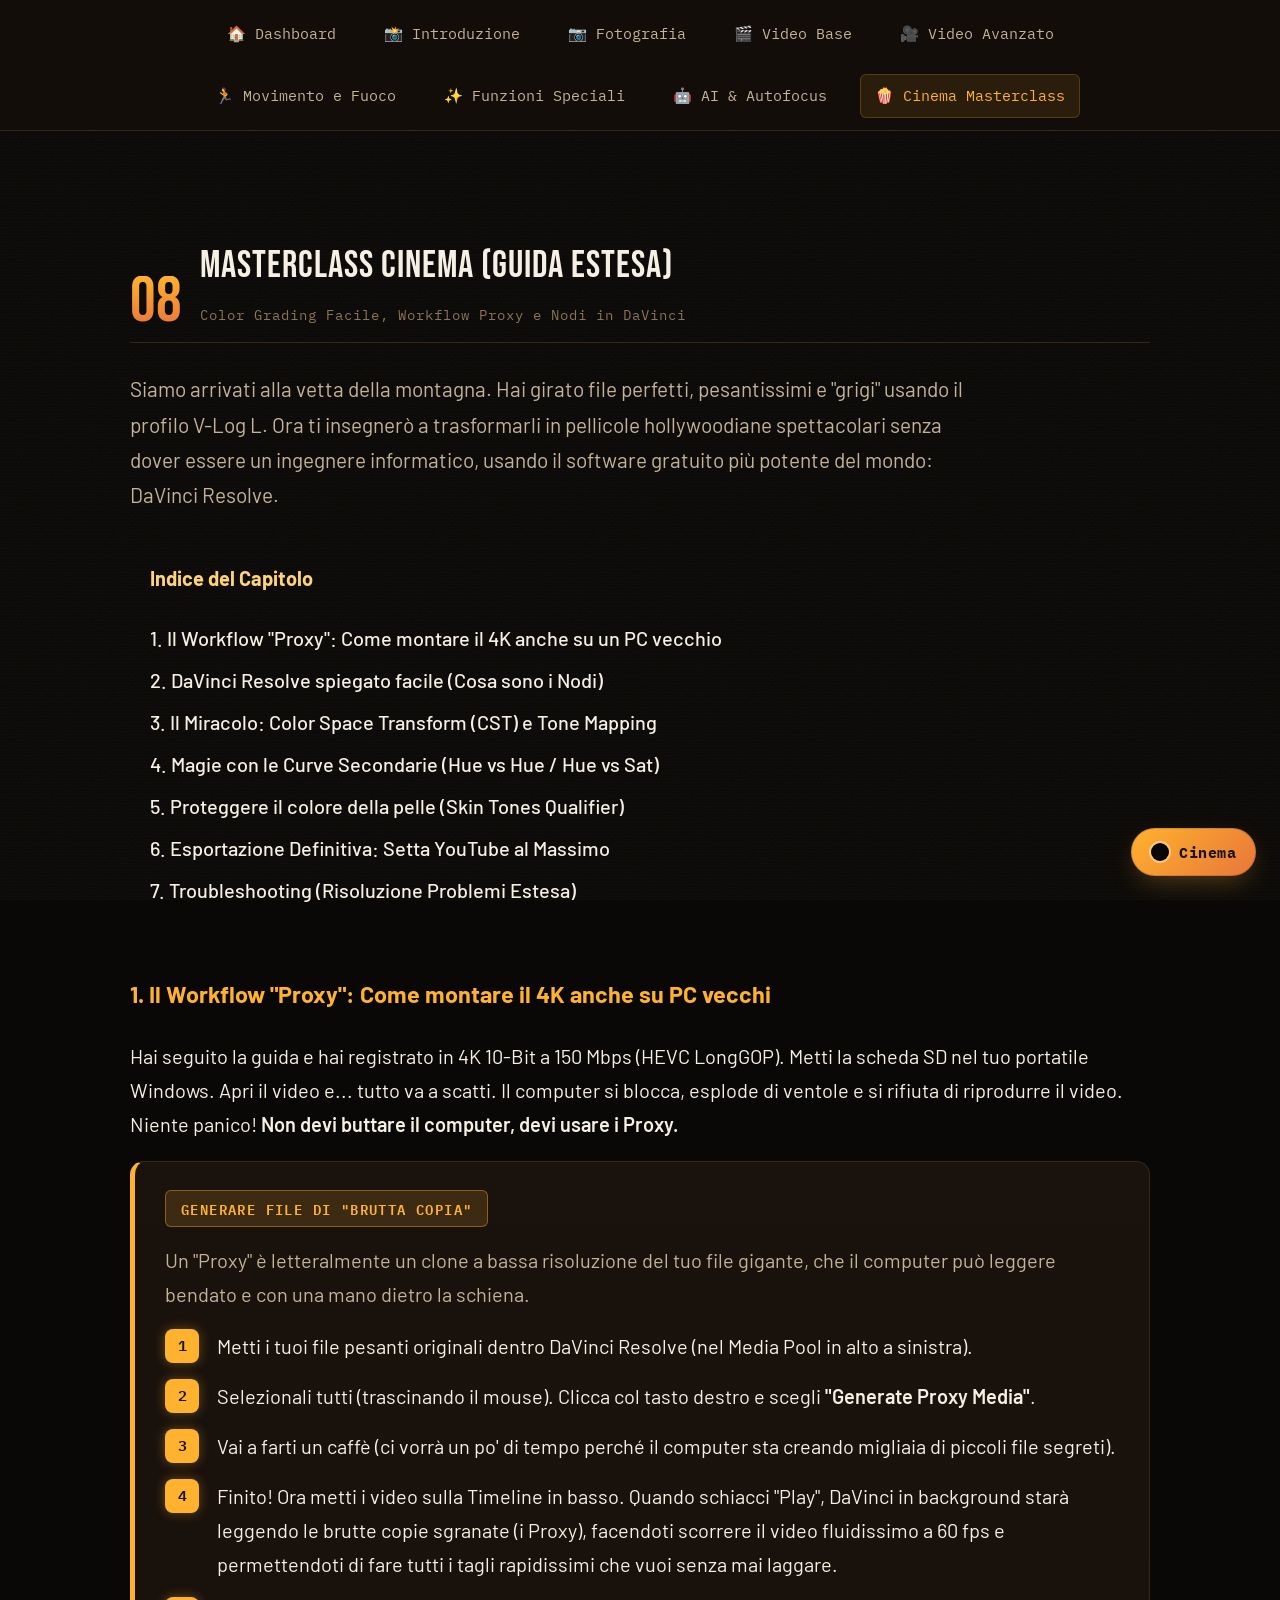
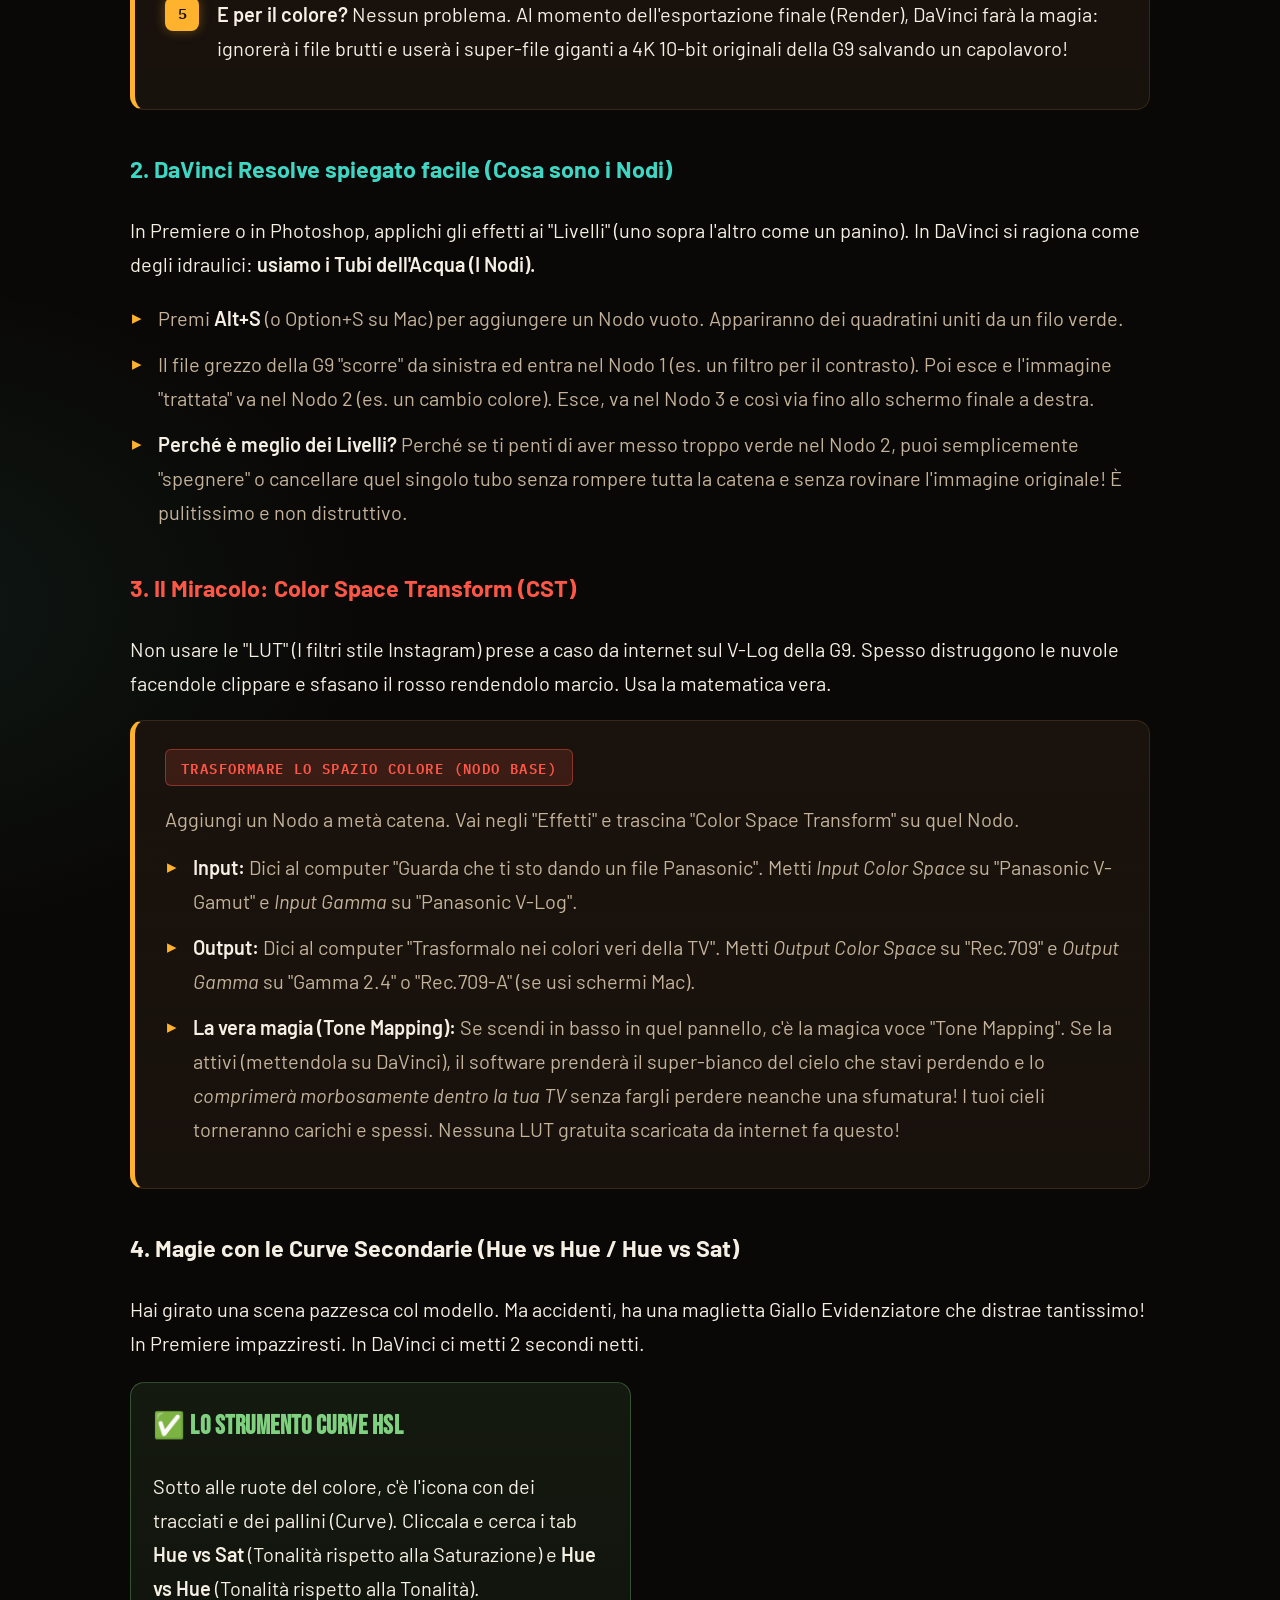
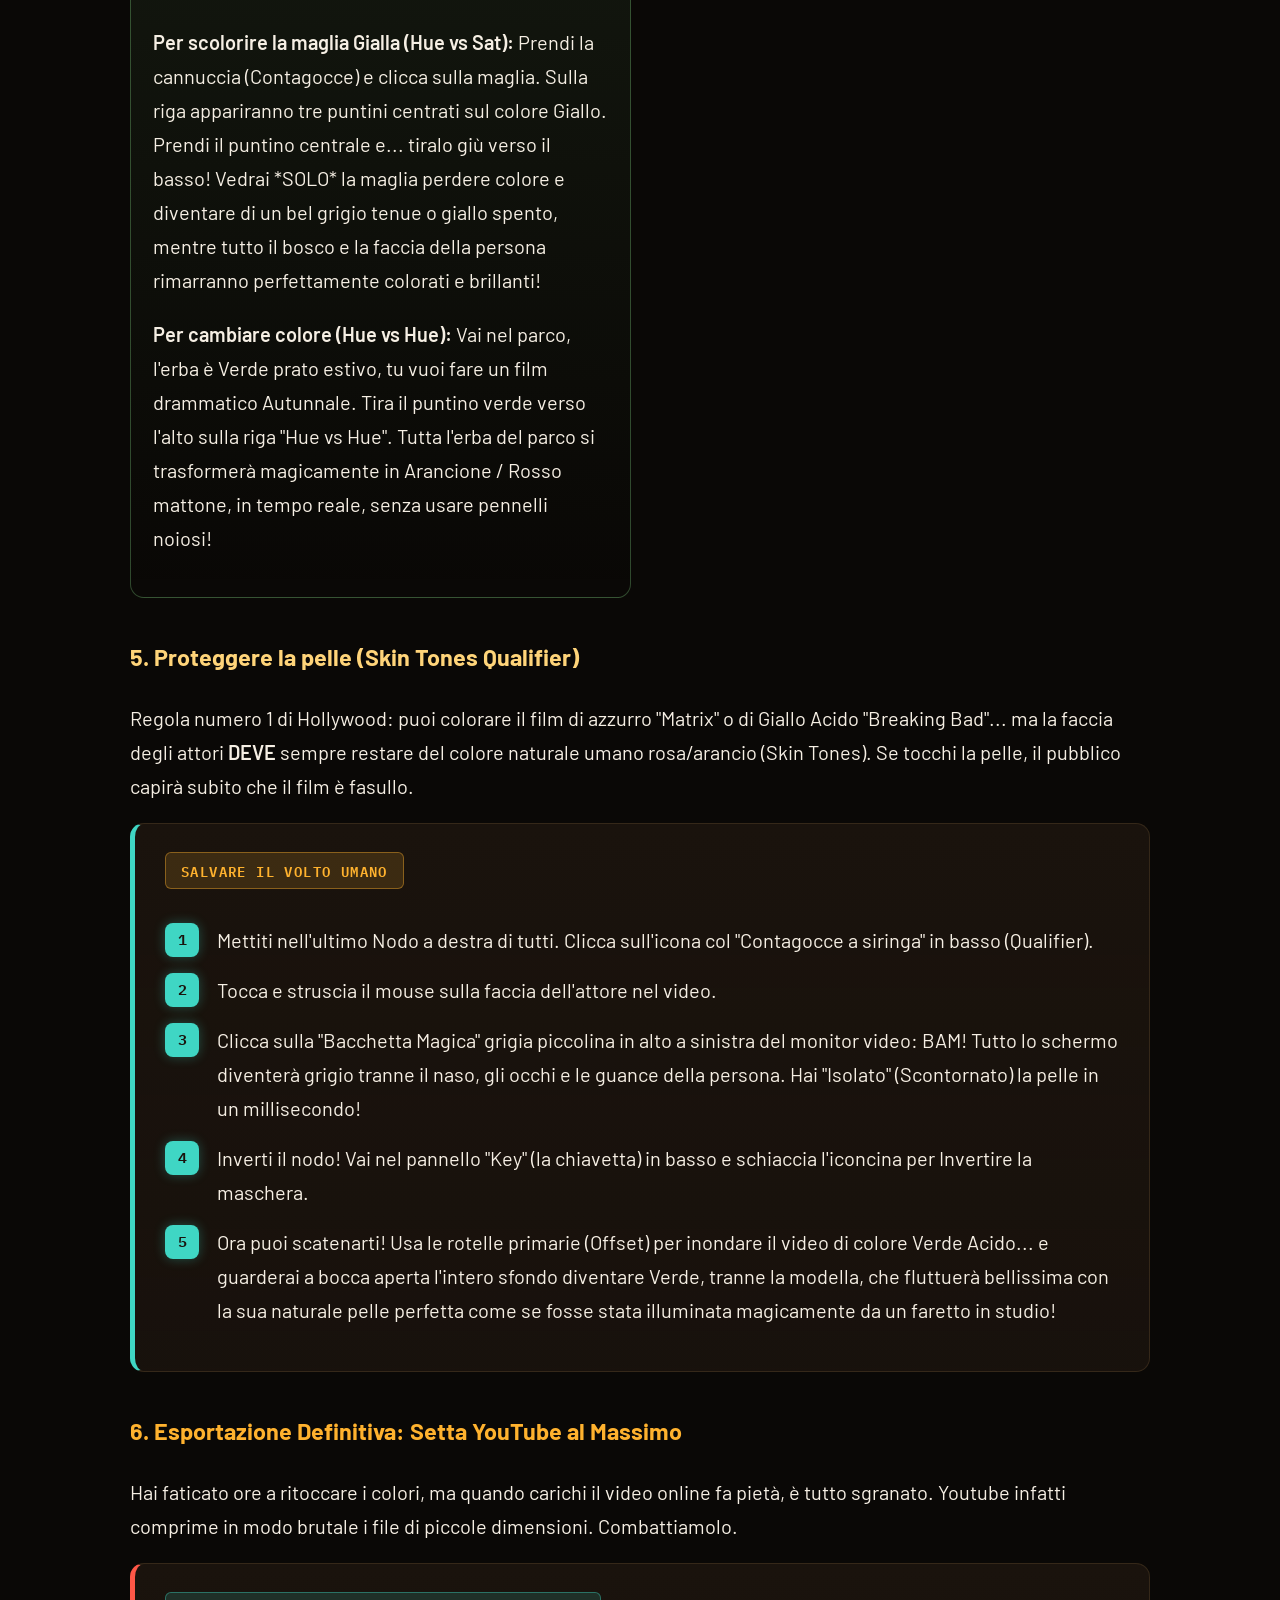
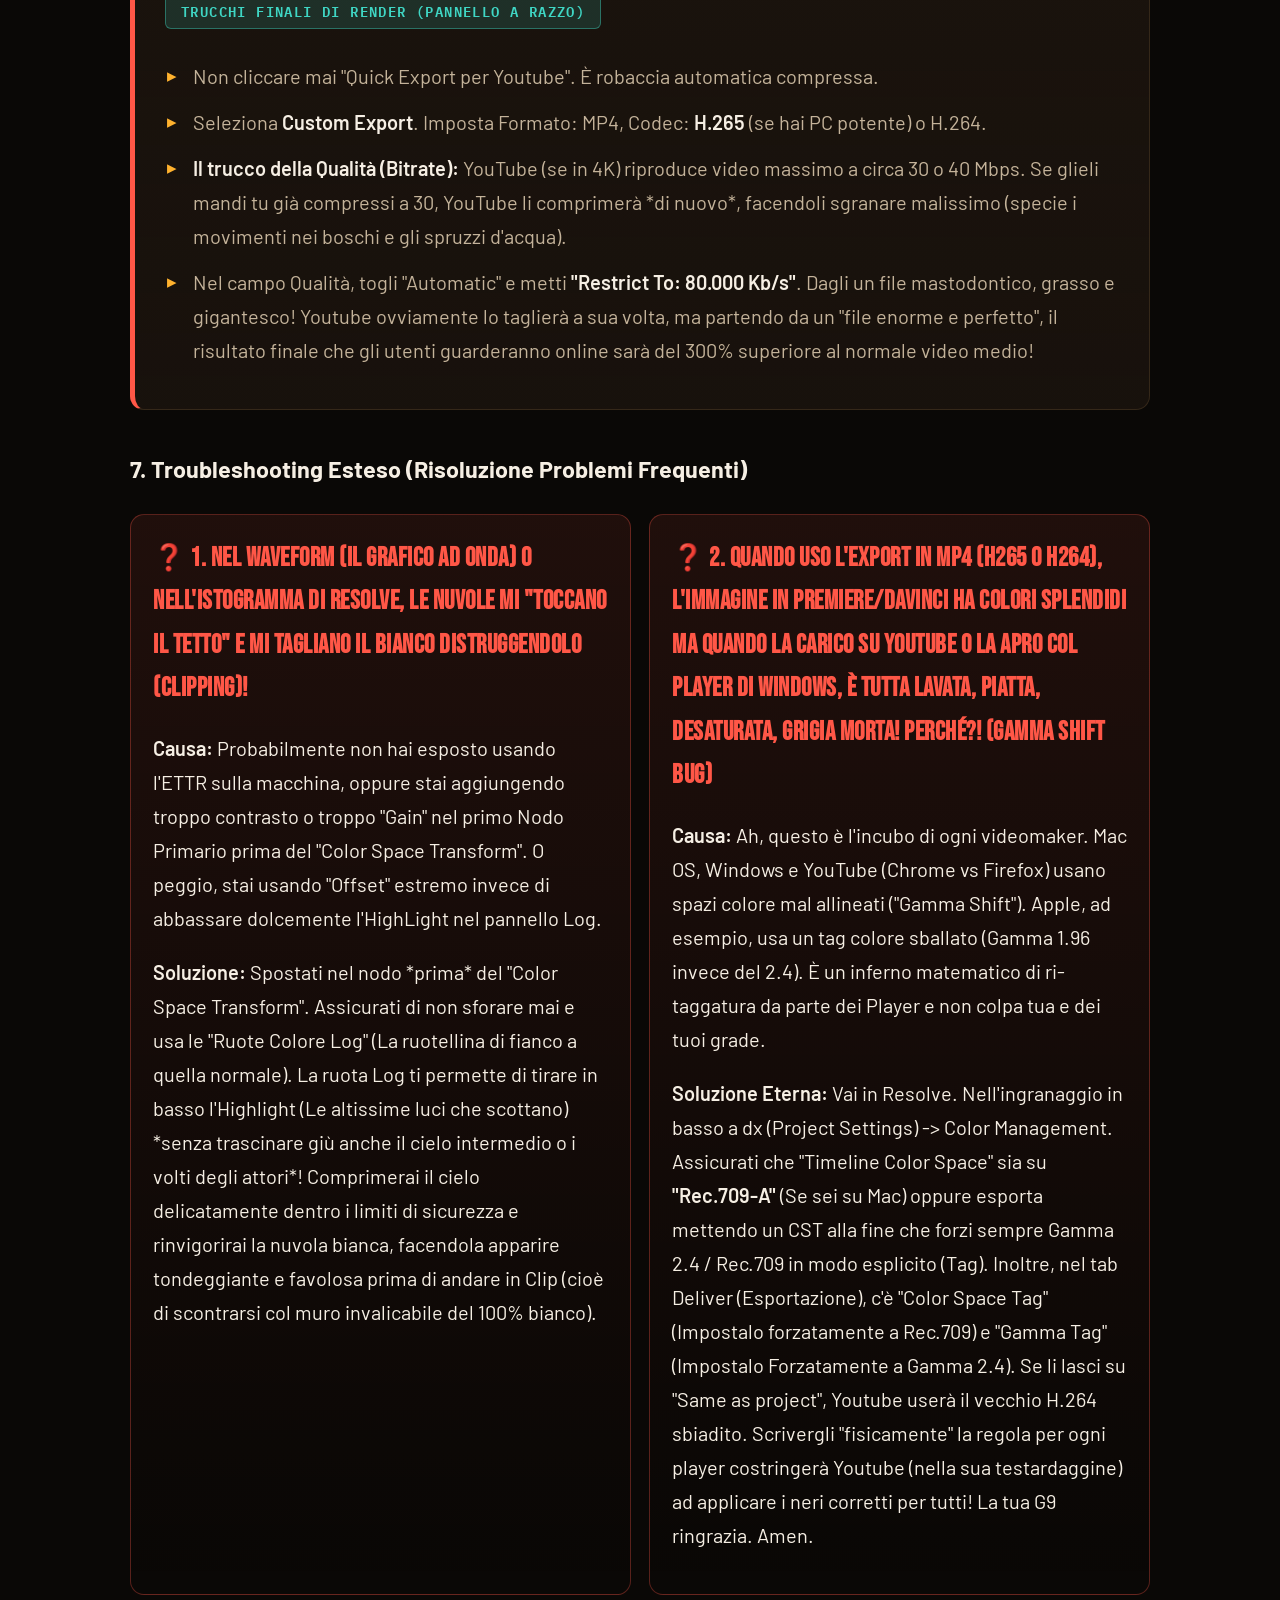
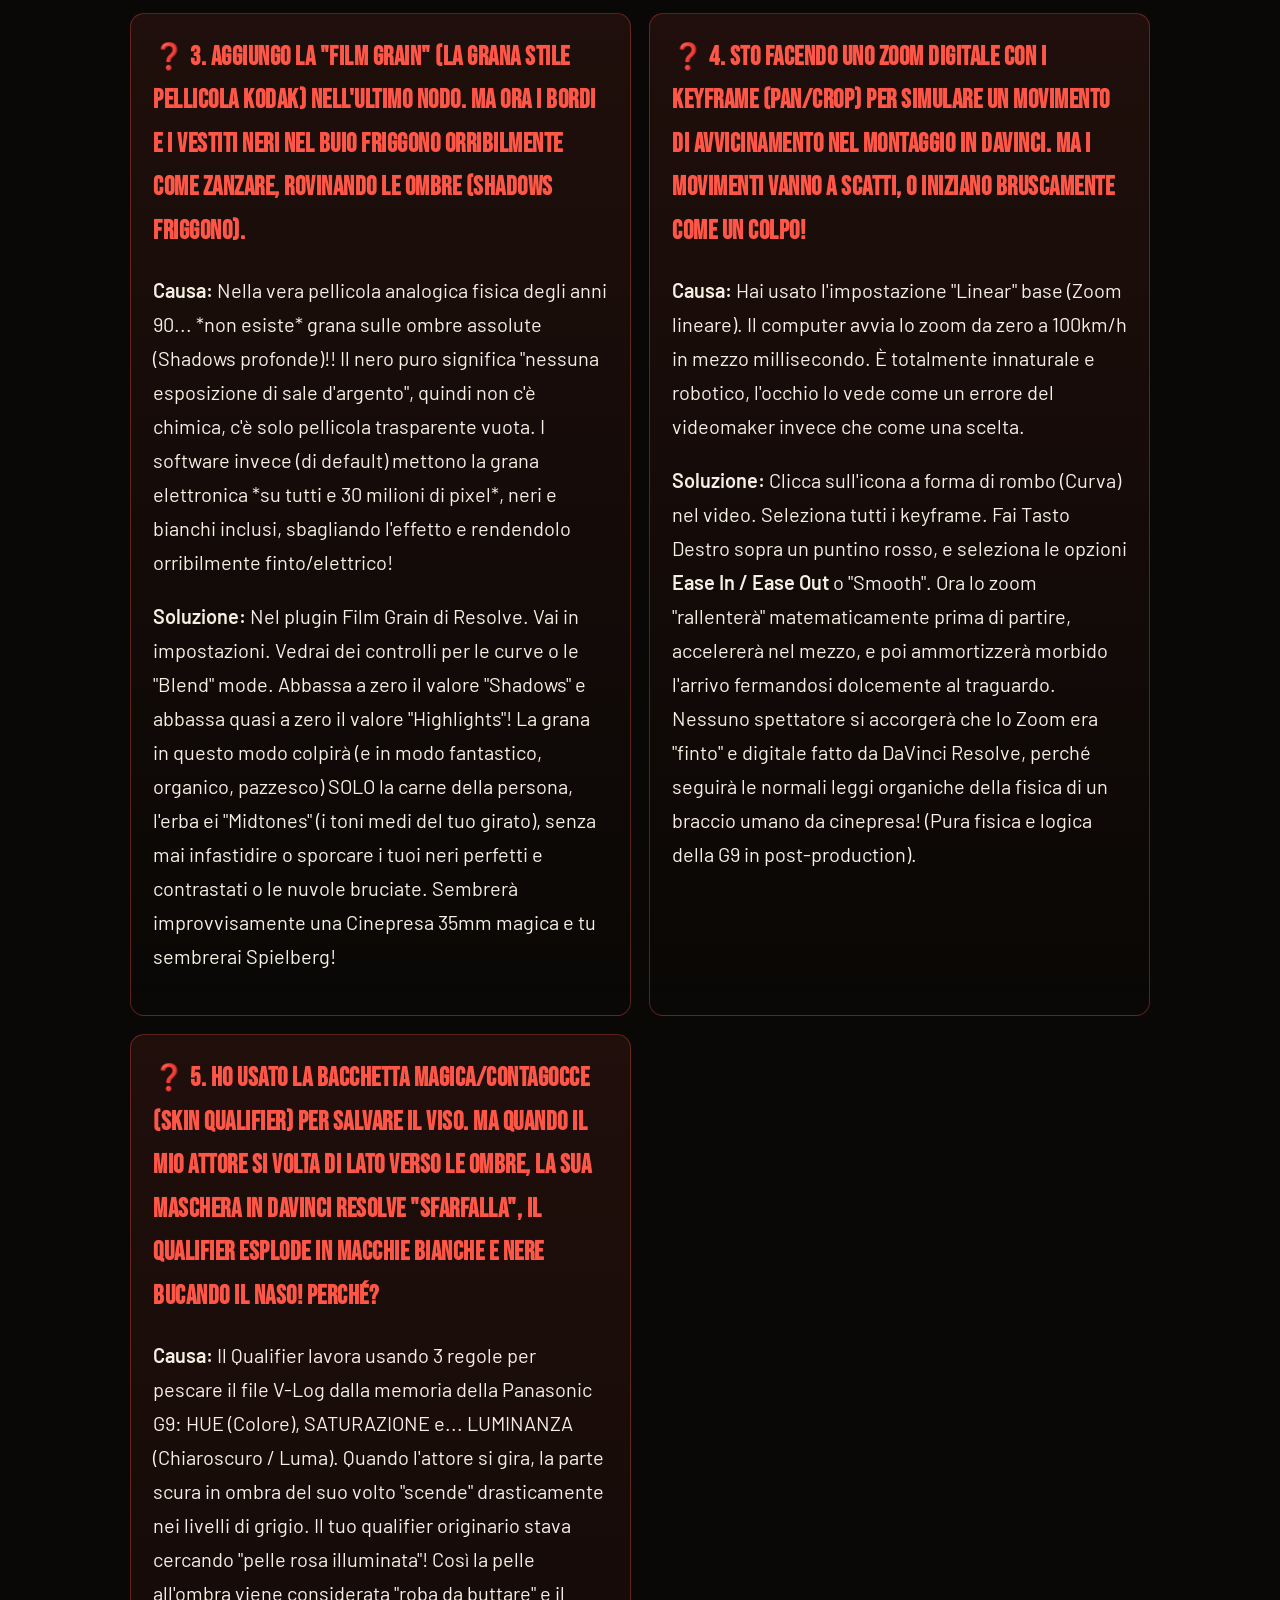
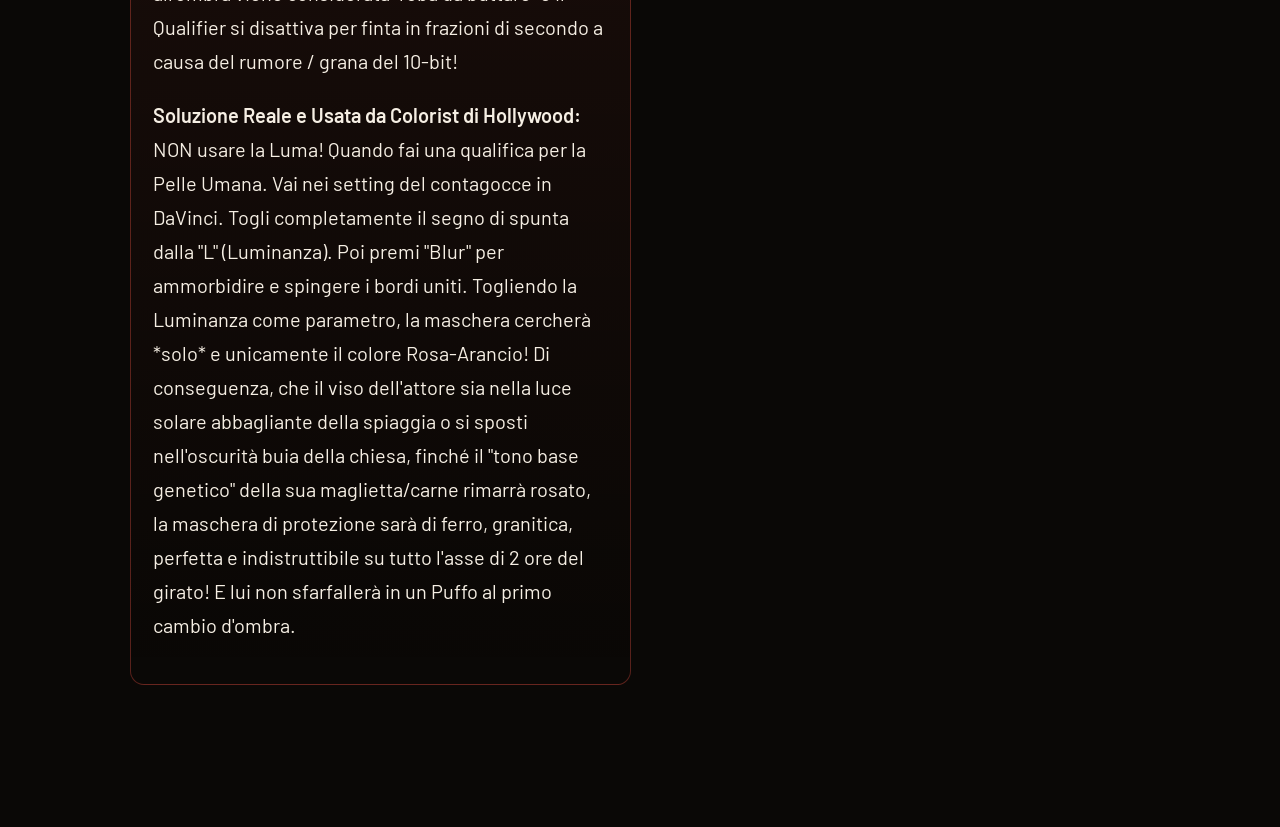
<file: 08-cinema-masterclass.html>
<!DOCTYPE html>
<html lang="it">
<head>
<meta charset="UTF-8">
<meta name="viewport" content="width=device-width, initial-scale=1.0">
<title>Cinema Masterclass - Panasonic G9 Ultimate Guide</title>
<link rel="preconnect" href="https://fonts.googleapis.com">
<link rel="preconnect" href="https://fonts.gstatic.com" crossorigin>
<link href="https://fonts.googleapis.com/css2?family=Bebas+Neue&family=Barlow:wght@300;400;500;600;700&family=IBM+Plex+Mono:wght@400;500;600&display=swap" rel="stylesheet">
<link rel="stylesheet" href="assets/style.css">
<script src="assets/script.js" defer></script>
<style>
  .toc { background: var(--bg-card); padding: 20px; border-radius: 12px; margin-bottom: 30px; border: 1px solid var(--border); }
  .toc h4 { margin-top: 0; color: var(--gold); }
  .toc ul { list-style: none; padding-left: 0; margin-bottom: 0; }
  .toc li { margin-bottom: 8px; }
  .toc a { color: var(--text); text-decoration: none; font-weight: 500; }
  .toc a:hover { color: var(--teal); }
</style>
</head>
<body>

<div class="global-nav">
  <div class="global-nav-inner">
    <a href="index.html">🏠 Dashboard</a>
    <a href="01-introduzione.html">📸 Introduzione</a>
    <a href="02-fotografia.html">📷 Fotografia</a>
    <a href="03-video-base.html">🎬 Video Base</a>
    <a href="04-video-avanzato.html">🎥 Video Avanzato</a>
    <a href="05-movimento-fuoco.html">🏃 Movimento e Fuoco</a>
    <a href="06-funzioni-speciali.html">✨ Funzioni Speciali</a>
    <a href="07-intelligenza-artificiale.html">🤖 AI & Autofocus</a>
    <a href="08-cinema-masterclass.html" class="active">🍿 Cinema Masterclass</a>
  </div>
</div>

<div class="wrap">
  <section id="masterclass" class="page-section">
    <div class="sec-head"><span class="sec-num">08</span>
      <div><h2>Masterclass Cinema (Guida Estesa)</h2><span class="sub">Color Grading Facile, Workflow Proxy e Nodi in DaVinci</span></div>
    </div>

    <p class="lead">Siamo arrivati alla vetta della montagna. Hai girato file perfetti, pesantissimi e "grigi" usando il profilo V-Log L. Ora ti insegnerò a trasformarli in pellicole hollywoodiane spettacolari senza dover essere un ingegnere informatico, usando il software gratuito più potente del mondo: DaVinci Resolve.</p>

    <div class="toc">
      <h4>Indice del Capitolo</h4>
      <ul>
        <li><a href="#proxy">1. Il Workflow "Proxy": Come montare il 4K anche su un PC vecchio</a></li>
        <li><a href="#davinci">2. DaVinci Resolve spiegato facile (Cosa sono i Nodi)</a></li>
        <li><a href="#cst">3. Il Miracolo: Color Space Transform (CST) e Tone Mapping</a></li>
        <li><a href="#curve">4. Magie con le Curve Secondarie (Hue vs Hue / Hue vs Sat)</a></li>
        <li><a href="#pelle">5. Proteggere il colore della pelle (Skin Tones Qualifier)</a></li>
        <li><a href="#export">6. Esportazione Definitiva: Setta YouTube al Massimo</a></li>
        <li><a href="#troubleshooting">7. Troubleshooting (Risoluzione Problemi Estesa)</a></li>
      </ul>
    </div>

    <h3 id="proxy" style="margin-top:40px; color:var(--amber);">1. Il Workflow "Proxy": Come montare il 4K anche su PC vecchi</h3>
    <p>Hai seguito la guida e hai registrato in 4K 10-Bit a 150 Mbps (HEVC LongGOP). Metti la scheda SD nel tuo portatile Windows. Apri il video e... tutto va a scatti. Il computer si blocca, esplode di ventole e si rifiuta di riprodurre il video. Niente panico! <strong>Non devi buttare il computer, devi usare i Proxy.</strong></p>

    <div class="card neo">
      <span class="badge inter">Generare file di "Brutta Copia"</span>
      <p class="desc">Un "Proxy" è letteralmente un clone a bassa risoluzione del tuo file gigante, che il computer può leggere bendato e con una mano dietro la schiena.</p>
      <ol class="steps">
        <li>Metti i tuoi file pesanti originali dentro DaVinci Resolve (nel Media Pool in alto a sinistra).</li>
        <li>Selezionali tutti (trascinando il mouse). Clicca col tasto destro e scegli <strong>"Generate Proxy Media"</strong>.</li>
        <li>Vai a farti un caffè (ci vorrà un po' di tempo perché il computer sta creando migliaia di piccoli file segreti).</li>
        <li>Finito! Ora metti i video sulla Timeline in basso. Quando schiacci "Play", DaVinci in background starà leggendo le brutte copie sgranate (i Proxy), facendoti scorrere il video fluidissimo a 60 fps e permettendoti di fare tutti i tagli rapidissimi che vuoi senza mai laggare.</li>
        <li><strong>E per il colore?</strong> Nessun problema. Al momento dell'esportazione finale (Render), DaVinci farà la magia: ignorerà i file brutti e userà i super-file giganti a 4K 10-bit originali della G9 salvando un capolavoro!</li>
      </ol>
    </div>

    <h3 id="davinci" style="margin-top:40px; color:var(--teal);">2. DaVinci Resolve spiegato facile (Cosa sono i Nodi)</h3>
    <p>In Premiere o in Photoshop, applichi gli effetti ai "Livelli" (uno sopra l'altro come un panino). In DaVinci si ragiona come degli idraulici: <strong>usiamo i Tubi dell'Acqua (I Nodi).</strong></p>

    <ul class="dots">
      <li>Premi <strong>Alt+S</strong> (o Option+S su Mac) per aggiungere un Nodo vuoto. Appariranno dei quadratini uniti da un filo verde.</li>
      <li>Il file grezzo della G9 "scorre" da sinistra ed entra nel Nodo 1 (es. un filtro per il contrasto). Poi esce e l'immagine "trattata" va nel Nodo 2 (es. un cambio colore). Esce, va nel Nodo 3 e così via fino allo schermo finale a destra.</li>
      <li><strong>Perché è meglio dei Livelli?</strong> Perché se ti penti di aver messo troppo verde nel Nodo 2, puoi semplicemente "spegnere" o cancellare quel singolo tubo senza rompere tutta la catena e senza rovinare l'immagine originale! È pulitissimo e non distruttivo.</li>
    </ul>

    <h3 id="cst" style="margin-top:40px; color:var(--crimson);">3. Il Miracolo: Color Space Transform (CST)</h3>
    <p>Non usare le "LUT" (I filtri stile Instagram) prese a caso da internet sul V-Log della G9. Spesso distruggono le nuvole facendole clippare e sfasano il rosso rendendolo marcio. Usa la matematica vera.</p>
    
    <div class="card amber">
      <span class="badge pro">Trasformare lo spazio colore (Nodo Base)</span>
      <p class="desc">Aggiungi un Nodo a metà catena. Vai negli "Effetti" e trascina "Color Space Transform" su quel Nodo.</p>
      <ul class="dots">
        <li><strong>Input:</strong> Dici al computer "Guarda che ti sto dando un file Panasonic". Metti <em>Input Color Space</em> su "Panasonic V-Gamut" e <em>Input Gamma</em> su "Panasonic V-Log".</li>
        <li><strong>Output:</strong> Dici al computer "Trasformalo nei colori veri della TV". Metti <em>Output Color Space</em> su "Rec.709" e <em>Output Gamma</em> su "Gamma 2.4" o "Rec.709-A" (se usi schermi Mac).</li>
        <li><strong>La vera magia (Tone Mapping):</strong> Se scendi in basso in quel pannello, c'è la magica voce "Tone Mapping". Se la attivi (mettendola su DaVinci), il software prenderà il super-bianco del cielo che stavi perdendo e lo <em>comprimerà morbosamente dentro la tua TV</em> senza fargli perdere neanche una sfumatura! I tuoi cieli torneranno carichi e spessi. Nessuna LUT gratuita scaricata da internet fa questo!</li>
      </ul>
    </div>

    <h3 id="curve" style="margin-top:40px; color:var(--ink);">4. Magie con le Curve Secondarie (Hue vs Hue / Hue vs Sat)</h3>
    <p>Hai girato una scena pazzesca col modello. Ma accidenti, ha una maglietta Giallo Evidenziatore che distrae tantissimo! In Premiere impazziresti. In DaVinci ci metti 2 secondi netti.</p>
    
    <div class="dd">
      <div class="col do">
        <h5>✅ Lo strumento Curve HSL</h5>
        <p>Sotto alle ruote del colore, c'è l'icona con dei tracciati e dei pallini (Curve). Cliccala e cerca i tab <strong>Hue vs Sat</strong> (Tonalità rispetto alla Saturazione) e <strong>Hue vs Hue</strong> (Tonalità rispetto alla Tonalità).</p>
        <p><strong>Per scolorire la maglia Gialla (Hue vs Sat):</strong> Prendi la cannuccia (Contagocce) e clicca sulla maglia. Sulla riga appariranno tre puntini centrati sul colore Giallo. Prendi il puntino centrale e... tiralo giù verso il basso! Vedrai *SOLO* la maglia perdere colore e diventare di un bel grigio tenue o giallo spento, mentre tutto il bosco e la faccia della persona rimarranno perfettamente colorati e brillanti!</p>
        <p><strong>Per cambiare colore (Hue vs Hue):</strong> Vai nel parco, l'erba è Verde prato estivo, tu vuoi fare un film drammatico Autunnale. Tira il puntino verde verso l'alto sulla riga "Hue vs Hue". Tutta l'erba del parco si trasformerà magicamente in Arancione / Rosso mattone, in tempo reale, senza usare pennelli noiosi!</p>
      </div>
    </div>

    <h3 id="pelle" style="margin-top:40px; color:var(--gold);">5. Proteggere la pelle (Skin Tones Qualifier)</h3>
    <p>Regola numero 1 di Hollywood: puoi colorare il film di azzurro "Matrix" o di Giallo Acido "Breaking Bad"... ma la faccia degli attori <strong>DEVE</strong> sempre restare del colore naturale umano rosa/arancio (Skin Tones). Se tocchi la pelle, il pubblico capirà subito che il film è fasullo.</p>

    <div class="card teal">
      <span class="badge inter">Salvare il volto umano</span>
      <ol class="steps">
        <li>Mettiti nell'ultimo Nodo a destra di tutti. Clicca sull'icona col "Contagocce a siringa" in basso (Qualifier).</li>
        <li>Tocca e struscia il mouse sulla faccia dell'attore nel video. </li>
        <li>Clicca sulla "Bacchetta Magica" grigia piccolina in alto a sinistra del monitor video: BAM! Tutto lo schermo diventerà grigio tranne il naso, gli occhi e le guance della persona. Hai "Isolato" (Scontornato) la pelle in un millisecondo!</li>
        <li>Inverti il nodo! Vai nel pannello "Key" (la chiavetta) in basso e schiaccia l'iconcina per Invertire la maschera.</li>
        <li>Ora puoi scatenarti! Usa le rotelle primarie (Offset) per inondare il video di colore Verde Acido... e guarderai a bocca aperta l'intero sfondo diventare Verde, tranne la modella, che fluttuerà bellissima con la sua naturale pelle perfetta come se fosse stata illuminata magicamente da un faretto in studio!</li>
      </ol>
    </div>

    <h3 id="export" style="margin-top:40px; color:var(--amber);">6. Esportazione Definitiva: Setta YouTube al Massimo</h3>
    <p>Hai faticato ore a ritoccare i colori, ma quando carichi il video online fa pietà, è tutto sgranato. Youtube infatti comprime in modo brutale i file di piccole dimensioni. Combattiamolo.</p>

    <div class="card crimson">
      <span class="badge all">Trucchi Finali di Render (Pannello a Razzo)</span>
      <ul class="dots">
        <li>Non cliccare mai "Quick Export per Youtube". È robaccia automatica compressa.</li>
        <li>Seleziona <strong>Custom Export</strong>. Imposta Formato: MP4, Codec: <strong>H.265</strong> (se hai PC potente) o H.264.</li>
        <li><strong>Il trucco della Qualità (Bitrate):</strong> YouTube (se in 4K) riproduce video massimo a circa 30 o 40 Mbps. Se glieli mandi tu già compressi a 30, YouTube li comprimerà *di nuovo*, facendoli sgranare malissimo (specie i movimenti nei boschi e gli spruzzi d'acqua). </li>
        <li>Nel campo Qualità, togli "Automatic" e metti <strong>"Restrict To: 80.000 Kb/s"</strong>. Dagli un file mastodontico, grasso e gigantesco! Youtube ovviamente lo taglierà a sua volta, ma partendo da un "file enorme e perfetto", il risultato finale che gli utenti guarderanno online sarà del 300% superiore al normale video medio!</li>
      </ul>
    </div>

    <h3 id="troubleshooting" style="margin-top:40px; color:var(--ink);">7. Troubleshooting Esteso (Risoluzione Problemi Frequenti)</h3>
    <div class="dd">
      <div class="col dont">
        <h5>❓ 1. Nel Waveform (il grafico ad onda) o nell'Istogramma di Resolve, le nuvole mi "toccano il tetto" e mi tagliano il bianco distruggendolo (Clipping)!</h5>
        <p><strong>Causa:</strong> Probabilmente non hai esposto usando l'ETTR sulla macchina, oppure stai aggiungendo troppo contrasto o troppo "Gain" nel primo Nodo Primario prima del "Color Space Transform". O peggio, stai usando "Offset" estremo invece di abbassare dolcemente l'HighLight nel pannello Log.</p>
        <p><strong>Soluzione:</strong> Spostati nel nodo *prima* del "Color Space Transform". Assicurati di non sforare mai e usa le "Ruote Colore Log" (La ruotellina di fianco a quella normale). La ruota Log ti permette di tirare in basso l'Highlight (Le altissime luci che scottano) *senza trascinare giù anche il cielo intermedio o i volti degli attori*! Comprimerai il cielo delicatamente dentro i limiti di sicurezza e rinvigorirai la nuvola bianca, facendola apparire tondeggiante e favolosa prima di andare in Clip (cioè di scontrarsi col muro invalicabile del 100% bianco).</p>
      </div>
      <div class="col dont">
        <h5>❓ 2. Quando uso l'Export in MP4 (H265 o H264), l'immagine in Premiere/DaVinci ha colori splendidi ma quando la carico su YouTube o la apro col player di Windows, è tutta lavata, piatta, desaturata, grigia morta! Perché?! (Gamma Shift Bug)</h5>
        <p><strong>Causa:</strong> Ah, questo è l'incubo di ogni videomaker. Mac OS, Windows e YouTube (Chrome vs Firefox) usano spazi colore mal allineati ("Gamma Shift"). Apple, ad esempio, usa un tag colore sballato (Gamma 1.96 invece del 2.4). È un inferno matematico di ri-taggatura da parte dei Player e non colpa tua e dei tuoi grade.</p>
        <p><strong>Soluzione Eterna:</strong> Vai in Resolve. Nell'ingranaggio in basso a dx (Project Settings) -> Color Management. Assicurati che "Timeline Color Space" sia su <strong>"Rec.709-A"</strong> (Se sei su Mac) oppure esporta mettendo un CST alla fine che forzi sempre Gamma 2.4 / Rec.709 in modo esplicito (Tag). Inoltre, nel tab Deliver (Esportazione), c'è "Color Space Tag" (Impostalo forzatamente a Rec.709) e "Gamma Tag" (Impostalo Forzatamente a Gamma 2.4). Se li lasci su "Same as project", Youtube userà il vecchio H.264 sbiadito. Scrivergli "fisicamente" la regola per ogni player costringerà Youtube (nella sua testardaggine) ad applicare i neri corretti per tutti! La tua G9 ringrazia. Amen.</p>
      </div>
      <div class="col dont">
        <h5>❓ 3. Aggiungo la "Film Grain" (la grana stile pellicola Kodak) nell'ultimo nodo. Ma ora i bordi e i vestiti neri nel buio friggono orribilmente come zanzare, rovinando le ombre (Shadows friggono).</h5>
        <p><strong>Causa:</strong> Nella vera pellicola analogica fisica degli anni 90... *non esiste* grana sulle ombre assolute (Shadows profonde)!! Il nero puro significa "nessuna esposizione di sale d'argento", quindi non c'è chimica, c'è solo pellicola trasparente vuota. I software invece (di default) mettono la grana elettronica *su tutti e 30 milioni di pixel*, neri e bianchi inclusi, sbagliando l'effetto e rendendolo orribilmente finto/elettrico!</p>
        <p><strong>Soluzione:</strong> Nel plugin Film Grain di Resolve. Vai in impostazioni. Vedrai dei controlli per le curve o le "Blend" mode. Abbassa a zero il valore "Shadows" e abbassa quasi a zero il valore "Highlights"! La grana in questo modo colpirà (e in modo fantastico, organico, pazzesco) SOLO la carne della persona, l'erba ei "Midtones" (i toni medi del tuo girato), senza mai infastidire o sporcare i tuoi neri perfetti e contrastati o le nuvole bruciate. Sembrerà improvvisamente una Cinepresa 35mm magica e tu sembrerai Spielberg!</p>
      </div>
      <div class="col dont">
        <h5>❓ 4. Sto facendo uno Zoom Digitale con i Keyframe (Pan/Crop) per simulare un movimento di avvicinamento nel montaggio in DaVinci. Ma i movimenti vanno a scatti, o iniziano bruscamente come un colpo!</h5>
        <p><strong>Causa:</strong> Hai usato l'impostazione "Linear" base (Zoom lineare). Il computer avvia lo zoom da zero a 100km/h in mezzo millisecondo. È totalmente innaturale e robotico, l'occhio lo vede come un errore del videomaker invece che come una scelta.</p>
        <p><strong>Soluzione:</strong> Clicca sull'icona a forma di rombo (Curva) nel video. Seleziona tutti i keyframe. Fai Tasto Destro sopra un puntino rosso, e seleziona le opzioni <strong>Ease In / Ease Out</strong> o "Smooth". Ora lo zoom "rallenterà" matematicamente prima di partire, accelererà nel mezzo, e poi ammortizzerà morbido l'arrivo fermandosi dolcemente al traguardo. Nessuno spettatore si accorgerà che lo Zoom era "finto" e digitale fatto da DaVinci Resolve, perché seguirà le normali leggi organiche della fisica di un braccio umano da cinepresa! (Pura fisica e logica della G9 in post-production).</p>
      </div>
      <div class="col dont">
        <h5>❓ 5. Ho usato la bacchetta magica/contagocce (Skin Qualifier) per salvare il viso. Ma quando il mio attore si volta di lato verso le ombre, la sua maschera in DaVinci Resolve "sfarfalla", il Qualifier esplode in macchie bianche e nere bucando il naso! Perché?</h5>
        <p><strong>Causa:</strong> Il Qualifier lavora usando 3 regole per pescare il file V-Log dalla memoria della Panasonic G9: HUE (Colore), SATURAZIONE e... LUMINANZA (Chiaroscuro / Luma). Quando l'attore si gira, la parte scura in ombra del suo volto "scende" drasticamente nei livelli di grigio. Il tuo qualifier originario stava cercando "pelle rosa illuminata"! Così la pelle all'ombra viene considerata "roba da buttare" e il Qualifier si disattiva per finta in frazioni di secondo a causa del rumore / grana del 10-bit!</p>
        <p><strong>Soluzione Reale e Usata da Colorist di Hollywood:</strong> NON usare la Luma! Quando fai una qualifica per la Pelle Umana. Vai nei setting del contagocce in DaVinci. Togli completamente il segno di spunta dalla "L" (Luminanza). Poi premi "Blur" per ammorbidire e spingere i bordi uniti. Togliendo la Luminanza come parametro, la maschera cercherà *solo* e unicamente il colore Rosa-Arancio! Di conseguenza, che il viso dell'attore sia nella luce solare abbagliante della spiaggia o si sposti nell'oscurità buia della chiesa, finché il "tono base genetico" della sua maglietta/carne rimarrà rosato, la maschera di protezione sarà di ferro, granitica, perfetta e indistruttibile su tutto l'asse di 2 ore del girato! E lui non sfarfallerà in un Puffo al primo cambio d'ombra.</p>
      </div>
    </div>

  </section>
</div>

<button id="themeBtn" aria-label="Cambia tema">
  <div class="swatch"></div>
  <span class="lbl-name">Cinema</span>
</button>

</body>
</html>
</file>
<file: assets/style.css>
:root{
  --bg:#0a0806;
  --bg2:#120d09;
  --panel:#1a130d;
  --panel2:#221811;
  --line:#352819;
  --ink:#f6efe4;
  --muted:#c4b39a;
  --dim:#8a7558;
  --amber:#ffb22e;
  --gold:#ffd479;
  --teal:#3fd6c4;
  --crimson:#ff5747;
  --rust:#e8763a;
  --film:#f0e6d2;
  --neo:#7fd17f;
  --inter:#ffb22e;
  --pro:#ff5747;
  --g-amber:rgba(255,178,46,.35);
  --g-teal:rgba(63,214,196,.32);
  --g-crimson:rgba(255,87,71,.32);
}

/* ===== TEMI SFONDO ===== */
body[data-theme="notte"]{ --bg:#070a14; --bg2:#0c1322; --panel:#111a2e; --panel2:#16203a; --line:#22304f; }
body[data-theme="carbone"]{ --bg:#0d0d10; --bg2:#141418; --panel:#1b1b20; --panel2:#232329; --line:#34343d; }
body[data-theme="foresta"]{ --bg:#08110c; --bg2:#0d1a12; --panel:#13241a; --panel2:#193021; --line:#274a34; }
body[data-theme="prugna"]{ --bg:#120814; --bg2:#1c0f22; --panel:#261432; --panel2:#311a40; --line:#48285c; }
body[data-theme="carta"]{ --bg:#f3ead8; --bg2:#ece0c8; --panel:#fbf6ea; --panel2:#f3ead8; --line:#dccaa8; --ink:#2a2018; --muted:#5c4e3a; --dim:#8a7858; }
body[data-theme="giorno"]{ --bg:#eef1f5; --bg2:#e4e9f0; --panel:#f9fbfd; --panel2:#eef1f5; --line:#d0d7e1; --ink:#1a2230; --muted:#465062; --dim:#7a8499; }
body{ transition:background-color .45s ease, color .35s ease; }
*{box-sizing:border-box}
html{scroll-behavior:smooth}
body{
  font-family:'Barlow',sans-serif;
  font-size: 1.25rem;
  background:
    radial-gradient(1100px 600px at 85% -8%, rgba(255,178,46,.12), transparent 58%),
    radial-gradient(900px 600px at -10% 25%, rgba(63,214,196,.08), transparent 55%),
    radial-gradient(900px 700px at 50% 130%, rgba(255,87,71,.07), transparent 60%),
    var(--bg);
  color:var(--ink);
  margin:0; padding:0; line-height:1.7;
  -webkit-font-smoothing:antialiased;
}
body::before{
  content:""; position:fixed; inset:0; pointer-events:none; z-index:0;
  background-image:url("data:image/svg+xml,%3Csvg xmlns='http://www.w3.org/2000/svg' width='160' height='160'%3E%3Cfilter id='n'%3E%3CfeTurbulence type='fractalNoise' baseFrequency='0.85' numOctaves='2'/%3E%3C/filter%3E%3Crect width='100%25' height='100%25' filter='url(%23n)' opacity='0.04'/%3E%3C/svg%3E");
}
body::after{
  content:""; position:fixed; inset:0; pointer-events:none; z-index:0;
  background:repeating-linear-gradient(0deg, rgba(255,255,255,.012) 0 1px, transparent 1px 3px);
}
.wrap{position:relative; z-index:1; max-width:1060px; margin:0 auto; padding:0 20px 120px}

/* GLOBAL NAV */
.global-nav {
  position: sticky; top: 0; z-index: 100;
  background: var(--bg2); border-bottom: 1px solid var(--line);
  padding: 12px 20px; font-family: 'IBM Plex Mono', monospace; font-size: 0.95rem;
}
.global-nav-inner {
  max-width: 1060px; margin: 0 auto; display: flex; align-items: center; gap: 18px; flex-wrap: wrap; justify-content: center;
}
.global-nav a {
  color: var(--muted); text-decoration: none; padding: 8px 14px; border-radius: 6px;
  border: 1px solid transparent; transition: 0.2s;
}
.global-nav a:hover, .global-nav a.active {
  color: var(--amber); background: rgba(255,178,46,0.1); border-color: rgba(255,178,46,0.2);
}

/* TOP BAR (LOCAL NAV) */
.topbar{position:sticky; top:0; z-index:50; backdrop-filter:blur(14px);
  background:var(--bg2); border-bottom:1px solid var(--line)}
.topbar-inner{max-width:1060px; margin:0 auto; padding:15px 20px; display:flex; align-items:center; gap:16px; flex-wrap:wrap}
.logo{font-family:'Bebas Neue'; letter-spacing:2px; font-size:1.6rem; display:flex; align-items:center; gap:10px; color:var(--gold); text-decoration: none;}
.logo .rec{width:12px; height:12px; border-radius:50%; background:var(--crimson); box-shadow:0 0 14px var(--g-crimson); animation:blink 1.6s infinite}
@keyframes blink{0%,49%{opacity:1}50%,100%{opacity:.25}}
.local-nav{display:flex; gap:6px; flex-wrap:wrap; margin-left:auto}
.local-nav a{font-family:'IBM Plex Mono'; font-size:0.9rem; text-decoration:none; color:var(--muted);
  padding:8px 12px; border-radius:6px; border:1px solid transparent; transition:.25s}
.local-nav a:hover{color:var(--ink); border-color:var(--line); background:var(--panel)}

/* HERO */
.hero{position:relative; margin:40px 0 26px; padding:0; border-radius:20px; overflow:hidden;
  border:1px solid var(--line); background:linear-gradient(135deg, rgba(255,178,46,.16), rgba(232,118,58,.12) 50%, rgba(63,214,196,.10))}
.hero-bars{position:absolute; inset:0; background:
  linear-gradient(180deg, rgba(0,0,0,.55), transparent 18%, transparent 82%, rgba(0,0,0,.55))}
.hero-in{position:relative; padding:56px 42px 50px}
.clap{font-family:'IBM Plex Mono'; font-size:0.9rem; letter-spacing:4px; text-transform:uppercase; color:var(--gold); margin-bottom:16px}
.hero h1{font-family:'Bebas Neue'; font-weight:400; font-size:clamp(3.2rem,9vw,6rem); line-height:.92; margin:0 0 16px; letter-spacing:1px}
.hero h1 span{display:block; background:linear-gradient(90deg,var(--amber),var(--rust),var(--crimson)); -webkit-background-clip:text; background-clip:text; color:transparent}
.hero p{max-width:760px; color:var(--muted); font-size:1.3rem; margin:0}
.hero .meta{display:flex; gap:10px; flex-wrap:wrap; margin-top:28px}
.chip{font-family:'IBM Plex Mono'; font-size:0.9rem; padding:8px 14px; border-radius:6px; border:1px solid var(--line); background:var(--panel2); color:var(--ink)}

/* DASHBOARD */
.dash{display:grid; grid-template-columns:repeat(auto-fit,minmax(250px,1fr)); gap:18px; margin:28px 0 10px}
.tile{display:block; text-decoration:none; color:inherit; position:relative; overflow:hidden;
  background:linear-gradient(180deg,var(--panel),var(--panel2)); border:1px solid var(--line); border-radius:14px; padding:24px; transition:.3s}
.tile::before{content:""; position:absolute; left:0; top:0; bottom:0; width:5px; background:var(--amber)}
.tile:hover{transform:translateY(-5px); border-color:var(--amber); box-shadow:0 16px 36px -20px var(--g-amber)}
.tile.teal::before{background:var(--teal)} .tile.teal:hover{border-color:var(--teal); box-shadow:0 16px 36px -20px var(--g-teal)}
.tile.crimson::before{background:var(--crimson)} .tile.crimson:hover{border-color:var(--crimson); box-shadow:0 16px 36px -20px var(--g-crimson)}
.tile.gold::before{background:var(--gold)} .tile.gold:hover{border-color:var(--gold)}
.tile .ch{font-family:'IBM Plex Mono'; font-size:0.85rem; color:var(--dim); letter-spacing:2px}
.tile h4{font-family:'Bebas Neue'; letter-spacing:.5px; margin:10px 0 6px; font-size:1.8rem}
.tile p{margin:0; font-size:1.15rem; color:var(--muted)}

/* SECTIONS */
ui-theme{display:none}
section{margin:62px 0 0; scroll-margin-top:90px}
.sec-head{display:flex; align-items:flex-end; gap:18px; margin-bottom:28px; border-bottom:1px solid var(--line); padding-bottom:15px}
.sec-num{font-family:'Bebas Neue'; font-size:4rem; line-height:.8; background:linear-gradient(180deg,var(--amber),var(--rust)); -webkit-background-clip:text; background-clip:text; color:transparent}
.sec-head h2{font-family:'Bebas Neue'; font-weight:400; letter-spacing:1px; font-size:2.4rem; margin:0}
.sec-head .sub{font-family:'IBM Plex Mono'; font-size:0.9rem; color:var(--dim); display:block; margin-top:5px; letter-spacing:1px}
.lead{font-size:1.3rem; color:var(--muted); margin:0 0 28px; max-width:860px}

/* CARDS */
.card{background:linear-gradient(180deg,var(--panel),rgba(34,24,17,.6)); border:1px solid var(--line); border-left:5px solid var(--amber);
  border-radius:14px; padding:28px 30px; margin:0 0 22px; transition:.3s}
.card:hover{transform:translateY(-3px); box-shadow:0 14px 32px -22px var(--g-amber)}
.card.teal{border-left-color:var(--teal)} .card.teal:hover{box-shadow:0 14px 32px -22px var(--g-teal)}
.card.crimson{border-left-color:var(--crimson)} .card.crimson:hover{box-shadow:0 14px 32px -22px var(--g-crimson)}
.card.gold{border-left-color:var(--gold)}
.card h3{font-family:'Bebas Neue'; letter-spacing:.5px; margin:0 0 8px; font-size:1.9rem}
.card.amber h3{color:var(--amber)} .card.teal h3{color:var(--teal)} .card.crimson h3{color:var(--crimson)} .card.gold h3{color:var(--gold)}
.card .desc{color:var(--muted); margin:0 0 10px; font-size:1.25rem}

/* BADGES */
.badge{display:inline-block; padding:6px 15px; border-radius:6px; font-family:'IBM Plex Mono'; font-size:0.85rem; font-weight:600; margin-bottom:16px; text-transform:uppercase; letter-spacing:1.4px}
.badge.neo{background:rgba(127,209,127,.15); color:var(--neo); border:1px solid rgba(127,209,127,.4)}
.badge.inter{background:rgba(255,178,46,.15); color:var(--inter); border:1px solid rgba(255,178,46,.4)}
.badge.pro{background:rgba(255,87,71,.15); color:var(--pro); border:1px solid rgba(255,87,71,.4)}
.badge.all{background:rgba(63,214,196,.15); color:var(--teal); border:1px solid rgba(63,214,196,.4)}

/* STEPS */
ol.steps{counter-reset:c; list-style:none; padding:0; margin:18px 0 0}
ol.steps li{position:relative; padding-left:52px; margin-bottom:16px; font-size:1.25rem}
ol.steps li::before{counter-increment:c; content:counter(c); position:absolute; left:0; top:0; width:34px; height:34px; border-radius:8px;
  display:flex; align-items:center; justify-content:center; font-family:'IBM Plex Mono'; font-weight:600; font-size:0.95rem; color:#1a130d;
  background:var(--amber); box-shadow:0 0 12px var(--g-amber)}
.card.teal ol.steps li::before{background:var(--teal); box-shadow:0 0 12px var(--g-teal)}
.card.crimson ol.steps li::before{background:var(--crimson); box-shadow:0 0 12px var(--g-crimson)}
.card.gold ol.steps li::before{background:var(--gold)}

ul.dots{padding-left:2px; list-style:none; margin:14px 0}
ul.dots li{position:relative; padding-left:26px; margin-bottom:12px; color:var(--muted); font-size:1.25rem}
ul.dots li::before{content:"▸"; position:absolute; left:0; color:var(--amber); font-size:1.2rem}

/* KEYS */
.k{font-family:'IBM Plex Mono'; font-size:0.95rem; padding:3px 10px; border-radius:5px; background:rgba(255,178,46,.13); border:1px solid rgba(255,178,46,.3); color:var(--gold); white-space:nowrap}
.km{font-family:'IBM Plex Mono'; font-size:0.95rem; padding:3px 10px; border-radius:5px; background:rgba(255,255,255,.05); border:1px solid var(--line); color:var(--ink)}
strong{color:var(--ink); font-weight:600}
em.tip{font-style:normal; color:var(--gold)}

/* DO/DONT */
.dd{display:grid; grid-template-columns:1fr 1fr; gap:18px; margin:22px 0}
.dd .col{border-radius:14px; padding:22px; border:1px solid var(--line)}
.dd .do{background:linear-gradient(180deg,rgba(127,209,127,.09),transparent); border-color:rgba(127,209,127,.32)}
.dd .dont{background:linear-gradient(180deg,rgba(255,87,71,.09),transparent); border-color:rgba(255,87,71,.32)}
.dd h5{font-family:'Bebas Neue'; letter-spacing:.5px; margin:0 0 14px; font-size:1.6rem; display:flex; align-items:center; gap:10px}
.dd .do h5{color:var(--neo)} .dd .dont h5{color:var(--pro)}
.dd ul{margin:0; padding-left:22px} .dd li{margin-bottom:10px; color:var(--muted); font-size:1.2rem}

/* TABLE */
.tbl{width:100%; border-collapse:collapse; margin:20px 0; font-size:1.2rem; overflow:hidden; border-radius:10px}
.tbl th,.tbl td{padding:14px 18px; text-align:left; border-bottom:1px solid var(--line)}
.tbl th{font-family:'IBM Plex Mono'; font-size:0.85rem; text-transform:uppercase; letter-spacing:1px; color:var(--gold); background:rgba(255,178,46,.06)}
.tbl tr:hover td{background:rgba(255,255,255,.02)}
.tbl td:first-child{color:var(--ink); font-weight:500}

/* CALLOUT */
.callout{display:flex; gap:16px; padding:20px 22px; border-radius:12px; margin:20px 0; align-items:flex-start; font-size:1.25rem}
.callout.warn{background:rgba(255,178,46,.08); border:1px solid rgba(255,178,46,.32)}
.callout.danger{background:rgba(255,87,71,.08); border:1px solid rgba(255,87,71,.32)}
.callout.info{background:rgba(63,214,196,.07); border:1px solid rgba(63,214,196,.3)}
.callout .ic{font-size:1.5rem; line-height:1}
.callout b{color:var(--ink)}

/* DIAGRAM */
.diagram{background:var(--panel2); border:1px solid var(--line); border-radius:14px; padding:26px; margin:24px 0; text-align:center}
.diagram .cap{font-family:'IBM Plex Mono'; font-size:0.85rem; color:var(--dim); margin-top:16px; letter-spacing:1px}
.diagram svg{max-width:100%; height:auto}

/* SETTINGS STRIP */
.strip{display:flex; flex-wrap:wrap; gap:14px; margin:18px 0}
.set{flex:1; min-width:140px; background:var(--panel2); border:1px solid var(--line); border-radius:10px; padding:16px 18px}
.set .lbl{font-family:'IBM Plex Mono'; font-size:0.8rem; color:var(--dim); text-transform:uppercase; letter-spacing:1px}
.set .val{font-family:'Bebas Neue'; font-size:1.7rem; letter-spacing:.5px; color:var(--gold); margin-top:4px}

hr.div{border:none; height:1px; background:var(--line); margin:44px 0}
.subhead{font-family:'Bebas Neue'; letter-spacing:.5px; font-size:1.7rem; color:var(--ink); margin:36px 0 14px; display:flex; align-items:center; gap:12px}
.subhead::before{content:""; width:10px; height:10px; border-radius:2px; background:var(--rust); box-shadow:0 0 10px rgba(232,118,58,.5)}
footer{margin-top:84px; padding:36px 0; border-top:1px solid var(--line); text-align:center; color:var(--dim); font-family:'IBM Plex Mono'; font-size:0.9rem}
a.toplink{color:var(--gold); text-decoration:none}

@media(max-width:680px){
  .dd{grid-template-columns:1fr}
  .hero-in{padding:44px 28px}
  .sec-num{font-size:3rem}
  .card{padding:24px 22px}
  .lead{font-size:1.15rem}
}

/* ===== TASTO CAMBIA SFONDO ===== */
#themeBtn{
  position:fixed; right:24px; bottom:24px; z-index:80;
  display:flex; align-items:center; gap:10px;
  font-family:'IBM Plex Mono', monospace; font-size:0.95rem; font-weight:600;
  color:#1a130d; cursor:pointer; user-select:none;
  padding:14px 20px; border-radius:999px; border:none;
  background:linear-gradient(135deg, var(--amber), var(--rust));
  box-shadow:0 10px 28px -8px var(--g-amber), 0 0 0 1px rgba(0,0,0,.15) inset;
  transition:transform .2s ease, box-shadow .25s ease;
}
#themeBtn:hover{ transform:translateY(-3px) scale(1.03); box-shadow:0 16px 34px -8px var(--g-amber); }
#themeBtn:active{ transform:translateY(0) scale(.97); }
#themeBtn .swatch{
  width:18px; height:18px; border-radius:50%;
  border:2px solid rgba(0,0,0,.35);
  background:var(--bg);
  box-shadow:0 0 0 2px rgba(255,255,255,.4);
}
#themeBtn .lbl-name{ font-weight:700; letter-spacing:.5px; }
@media(max-width:680px){
  #themeBtn{ right:16px; bottom:16px; padding:12px 16px; font-size:0.85rem; }
}

.page-section {
  padding-top: 40px;
}
</file>
